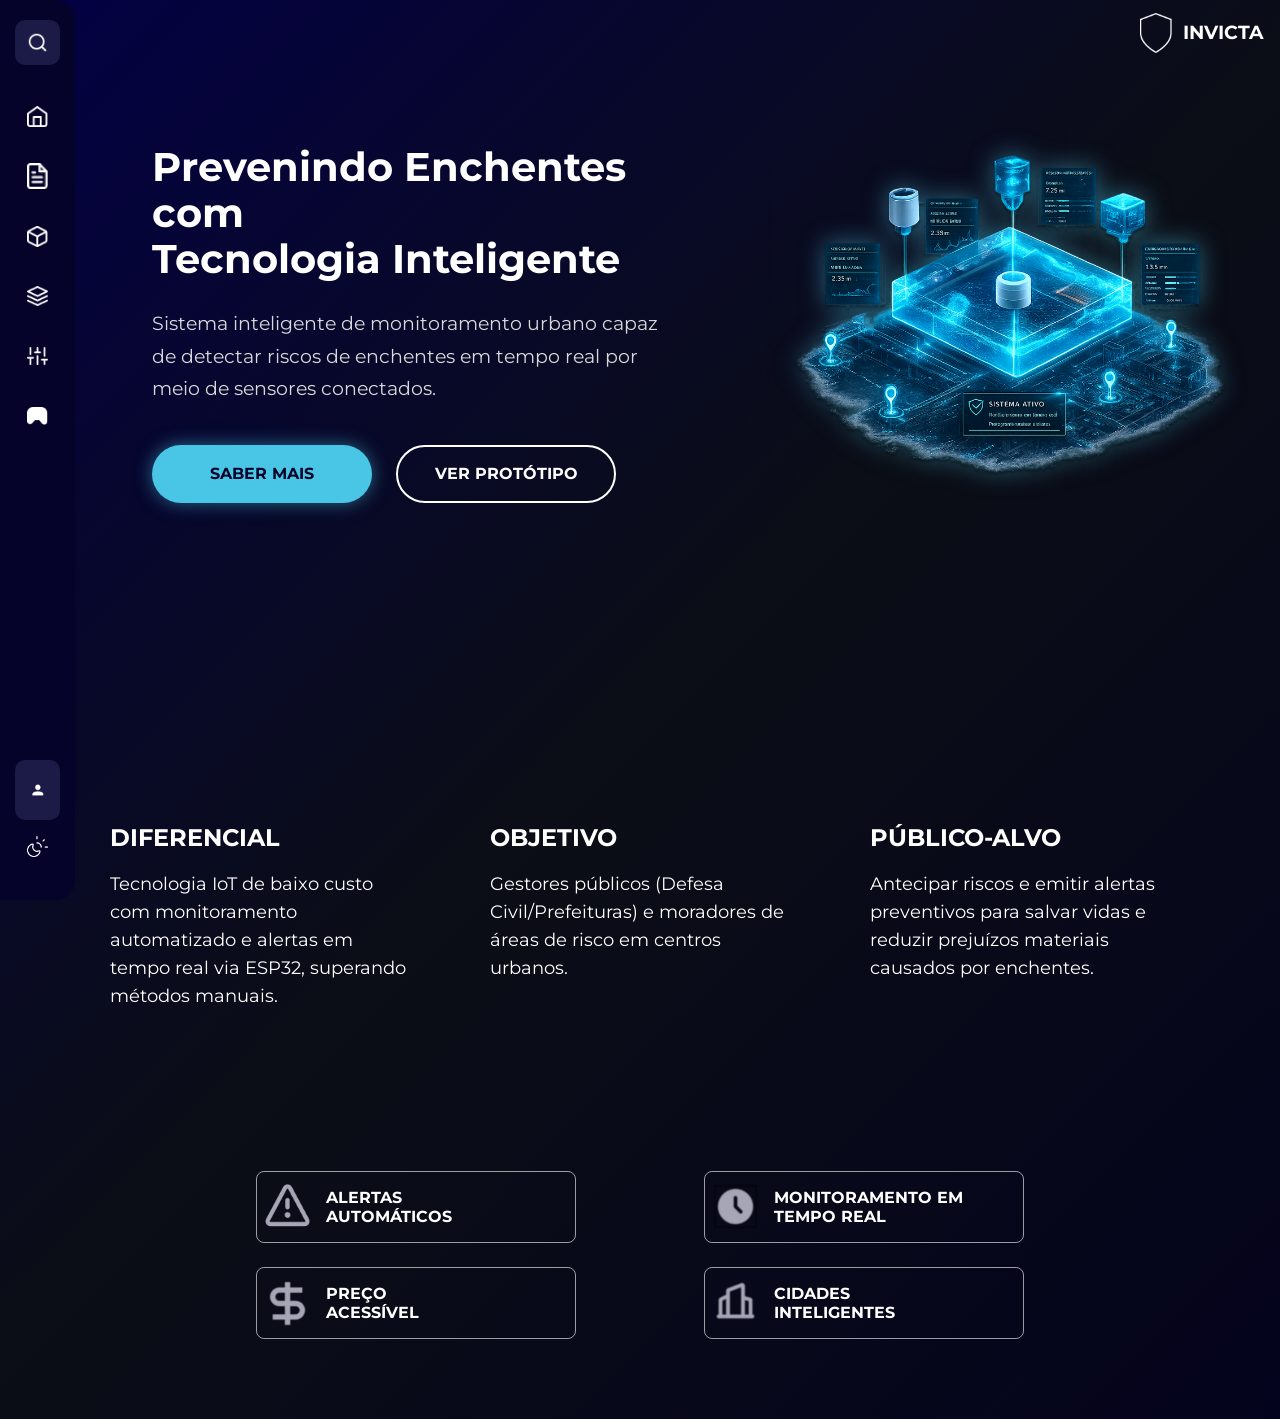
<file: index.html>
<!doctype html>
<html lang="pt-BR">
    <head>
        <meta charset="UTF-8" />
        <meta name="viewport" content="width=device-width, initial-scale=1.0" />

        <link rel="stylesheet" href="style.css" />

        <!-- Google Fonts -->
        <link rel="preconnect" href="https://fonts.googleapis.com" />
        <link rel="preconnect" href="https://fonts.gstatic.com" crossorigin />

        <link
            href="https://fonts.googleapis.com/css2?family=Montserrat:ital,wght@0,100..900;1,100..900&display=swap"
            rel="stylesheet"
        />

        <title>Home - SIMCE</title>
    </head>

    <body>
        <!-- ================= MENU ================= -->
        <div class="logo">
            <img
                class="logoIcon"
                src="images/LOGO (1).png"
                alt="Logo Invicta"
            />

            <span>INVICTA</span>
        </div>
        <nav class="menu">
            <!-- LOGO -->

            <!-- PESQUISA -->
            <div class="pesquisa">
                <img class="serchIcon" src="images/SERCH.png" alt="Pesquisar" />

                <span>Pesquisar</span>
            </div>

            <!-- LINKS -->

            <a href="index.html" class="item-menu">
                <img src="images/HOME.png" alt="Home" />
                <span>Home</span>
            </a>

            <a href="./pages/manual.html" class="item-menu">
                <img src="images/LISTA.png" alt="Manual" />
                <span>Manual</span>
            </a>

            <a href="./pages/produto.html" class="item-menu">
                <img src="images/MANUAL.png" alt="Produto" />
                <span>Produto</span>
            </a>

            <a href="./pages/equipe.html" class="item-menu">
                <img src="images/EQUIPE.png" alt="Equipe" />
                <span>Equipe</span>
            </a>

            <a href="./pages/referencias.html" class="item-menu">
                <img src="images/REFERENCIAS.png" alt="Referências" />
                <span>Referências</span>
            </a>

            <a href="./pages/game.html" class="item-menu">
                <img src="images/GAME.png" alt="Game" />
                <span>Game</span>
            </a>

            <!-- USUÁRIO -->

            <div class="usuario">
                <img class="userIcon" src="images/USUÁRIO.png" alt="Usuário" />

                <div class="dados-usuario">
                    <h4>Geovanna Oliveira</h4>
                    <p>geovanna@email.com</p>
                </div>
            </div>

            <!-- MODO CLARO -->

            <a href="pages-clara/indexClaro.html" class="item-menu modo-claro">
                <img
                    class="tema-iconify"
                    src="images/Tema.png"
                    alt="Ícone de lua e sol"
                />

                <span>Modo Claro</span>
            </a>
        </nav>

        <!-- ================= CONTEÚDO ================= -->

        <div id="page">
            <!-- HERO -->

            <section class="hero">
                <div class="hero-conteudo">
                    <div class="conteudoInicial">
                        <h1>
                            Prevenindo Enchentes com
                            <br />
                            Tecnologia Inteligente
                        </h1>

                        <p>
                            Sistema inteligente de monitoramento urbano capaz de
                            detectar riscos de enchentes em tempo real por meio
                            de sensores conectados.
                        </p>
                    </div>

                    <!-- BOTÕES -->

                    <div class="botoes">
                        <button class="btn-primary">SABER MAIS</button>

                        <button class="btn-secondary">VER PROTÓTIPO</button>
                    </div>
                </div>

                <!-- PROTÓTIPO -->

                <div class="prototipo">
                    <img
                        src="images/prototipo.png"
                        alt="Protótipo do sistema SIMCE"
                    />
                </div>
            </section>

            <!-- ================= DIFERENCIAIS ================= -->

            <section class="politicas">
                <div class="diferencial">
                    <h2>DIFERENCIAL</h2>

                    <p>
                        Tecnologia IoT de baixo custo com monitoramento
                        automatizado e alertas em tempo real via ESP32,
                        superando métodos manuais.
                    </p>
                </div>

                <div class="objetivo">
                    <h2>OBJETIVO</h2>

                    <p>
                        Gestores públicos (Defesa Civil/Prefeituras) e moradores
                        de áreas de risco em centros urbanos.
                    </p>
                </div>

                <div class="publico">
                    <h2>PÚBLICO-ALVO</h2>

                    <p>
                        Antecipar riscos e emitir alertas preventivos para
                        salvar vidas e reduzir prejuízos materiais causados por
                        enchentes.
                    </p>
                </div>
            </section>

            <!-- ================= CARDS ================= -->

            <section class="cards">
                <div class="card">
                    <img src="images/ALERTA.png" alt="Alerta automático" />

                    <h3>
                        ALERTAS
                        <br />
                        AUTOMÁTICOS
                    </h3>
                </div>

                <div class="card">
                    <img
                        src="images/MON.TEMPO.png"
                        alt="Monitoramento em tempo real"
                    />

                    <h3>
                        MONITORAMENTO EM
                        <br />
                        TEMPO REAL
                    </h3>
                </div>

                <div class="card">
                    <img src="images/PRECO.png" alt="Preço acessível" />

                    <h3>
                        PREÇO
                        <br />
                        ACESSÍVEL
                    </h3>
                </div>

                <div class="card">
                    <img
                        src="images/CID.INTELIGENTE.png"
                        alt="Cidade inteligente"
                    />

                    <h3>
                        CIDADES
                        <br />
                        INTELIGENTES
                    </h3>
                </div>
            </section>
        </div>
        <script src="script.js"></script>
    </body>
</html>
</file>
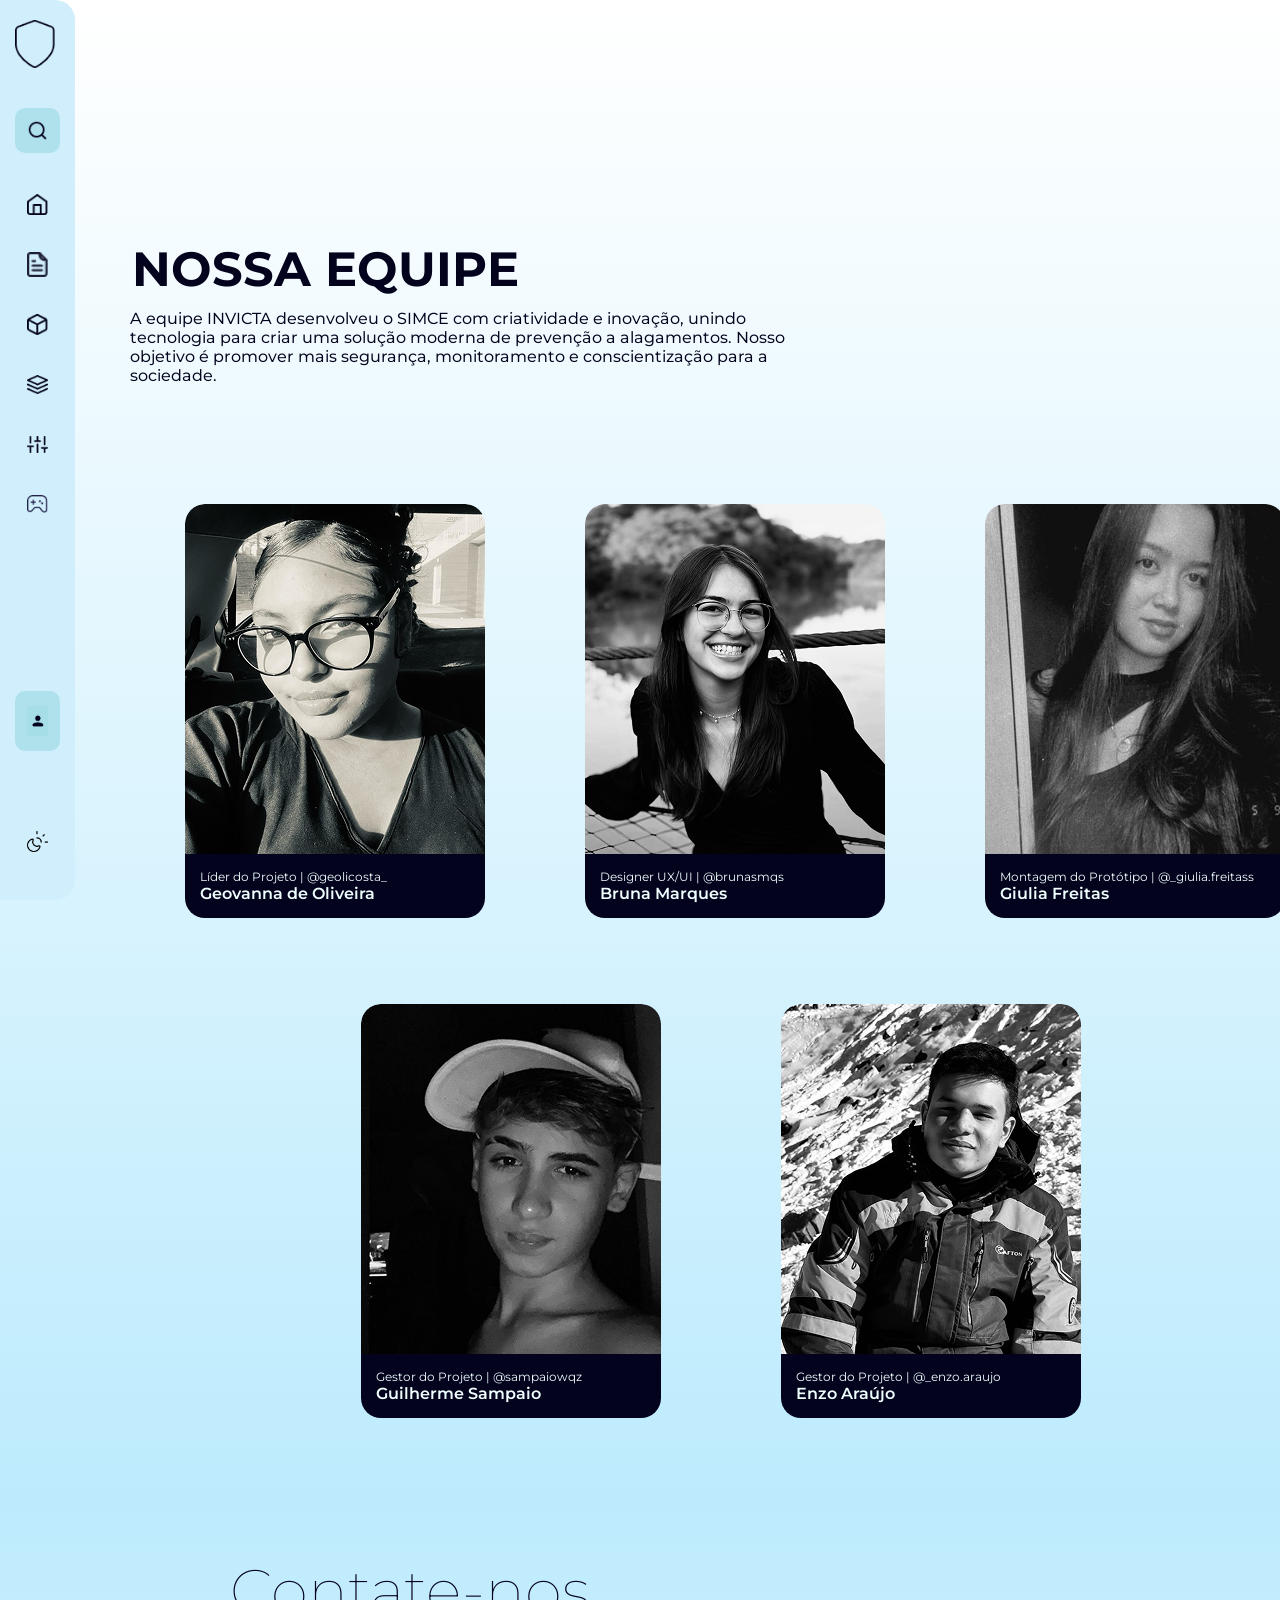
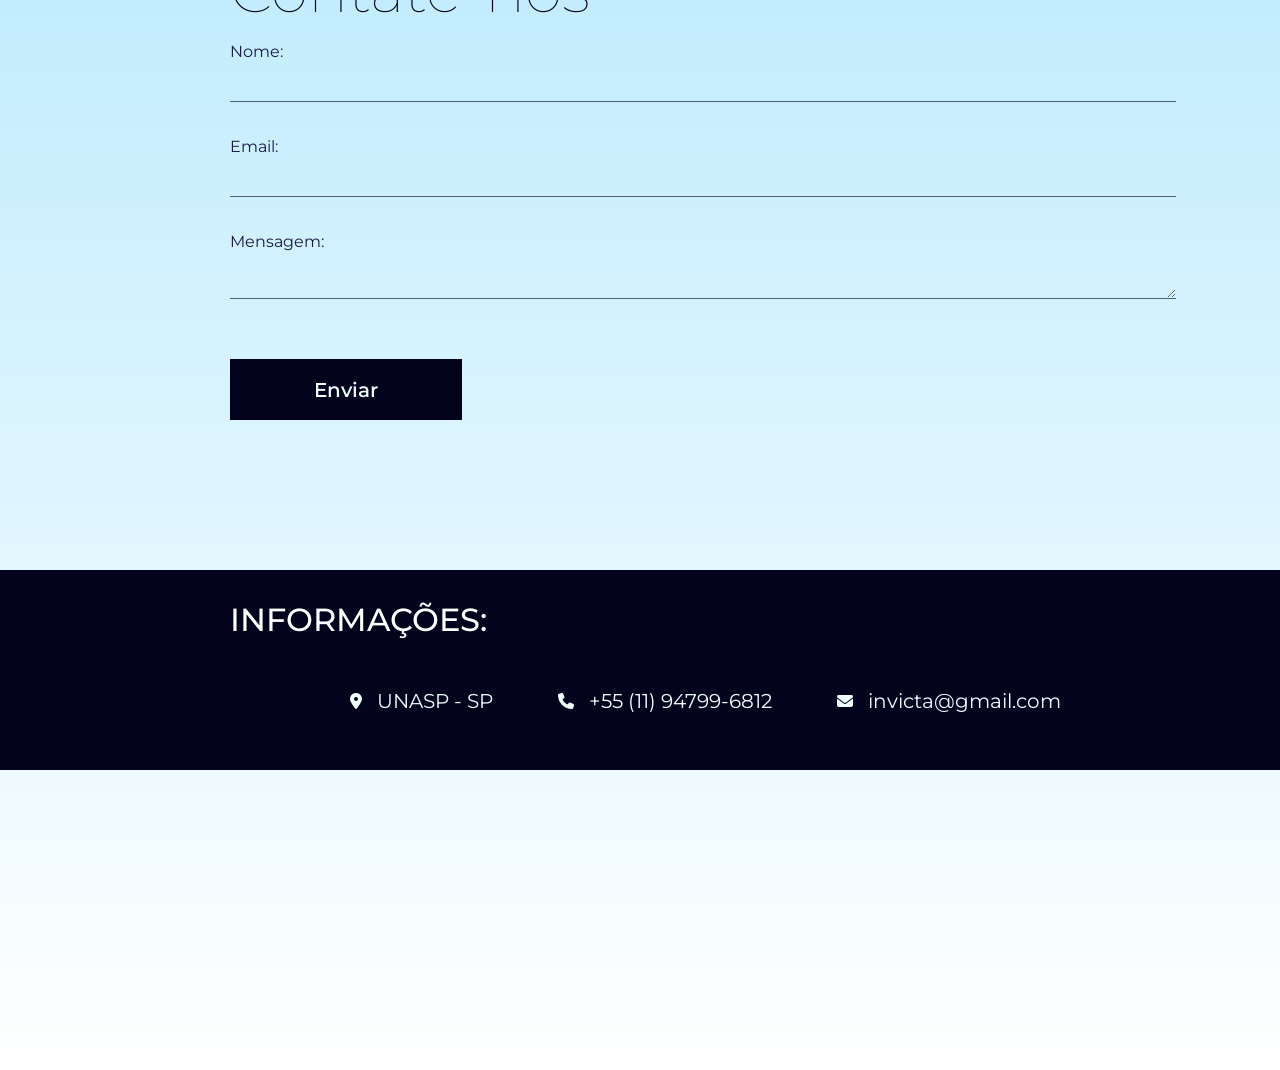
<file: pages-clara/equipeClaro.html>
<!doctype html>
<html lang="pt-BR">
    <head>
        <meta charset="UTF-8" />
        <meta name="viewport" content="width=device-width, initial-scale=1.0" />

        <link rel="stylesheet" href="equipeClaro.css" />

        <link
            rel="stylesheet"
            href="https://cdnjs.cloudflare.com/ajax/libs/font-awesome/6.7.2/css/all.min.css"
        />

        <link rel="preconnect" href="https://fonts.googleapis.com" />
        <link rel="preconnect" href="https://fonts.gstatic.com" crossorigin />

        <link
            href="https://fonts.googleapis.com/css2?family=Montserrat:wght@300;400;500;700&display=swap"
            rel="stylesheet"
        />

        <title>Nossa Equipe</title>
    </head>

    <body>
        <div id="page">
            <!-- MENU -->
            <div class="menu">
                <!-- LOGO -->
                <div class="logo">
                    <img
                        class="logoIcon"
                        src="../imagesClaro/LOGOClaro.png"
                        alt="Logo Invicta"
                    />

                    <span>INVICTA</span>
                </div>

                <!-- PESQUISA -->
                <div class="pesquisa">
                    <img
                        class="serchIcon"
                        src="../imagesClaro/PESQUISAClaro.png"
                        alt="Pesquisar"
                    />

                    <span>Pesquisar</span>
                </div>

                <!-- LINKS DO MENU -->

                <a href="indexClaro.html" class="item-menu">
                    <img src="../imagesClaro/HOMEClaro.png" alt="Home" />
                    <span>Home</span>
                </a>

                <a href="manualClaro.html" class="item-menu">
                    <img src="../imagesClaro/MANUALClaro.png" alt="Manual" />
                    <span>Manual</span>
                </a>

                <a href="produtoClaro.html" class="item-menu">
                    <img src="../imagesClaro/PRODUTOClaro.png" alt="Produto" />
                    <span>Produto</span>
                </a>

                <a href="equipeClaro.html" class="item-menu">
                    <img src="../imagesClaro/EQUIPEClaro.png" alt="Equipe" />
                    <span>Equipe</span>
                </a>

                <a href="referenciasClaro.html" class="item-menu">
                    <img
                        src="../imagesClaro/REFERENCIASClaro.png"
                        alt="Referências"
                    />
                    <span>Referências</span>
                </a>

                <a href="gameClaro.html" class="item-menu">
                    <img src="../imagesClaro/GAMEClaro.png" alt="Game" />
                    <span>Game</span>
                </a>

                <!-- USUÁRIO -->
                <div class="usuario">
                    <img
                        class="userIcon"
                        src="../imagesClaro/SECAO-USUARIOClaro.png"
                        alt="Usuário"
                    />

                    <div class="dados-usuario">
                        <h4>Geovanna Oliveira</h4>
                        <p>geovanna@email.com</p>
                    </div>
                </div>

                <!-- BOTÃO MODO ESCURO -->
                <button type="button" class="item-menu modo-escuro">
                    <img
                        class="tema-iconify"
                        src="../imagesClaro/ModoEscuro.png"
                        alt="Ícone de lua e sol"
                    />

                    <span>Modo Escuro</span>
                </button>
            </div>

            <!-- TÍTULO -->
            <div class="titulo">
                <h1>NOSSA EQUIPE</h1>
            </div>

            <!-- DESCRIÇÃO -->
            <div>
                <p id="descricao">
                    A equipe INVICTA desenvolveu o SIMCE com criatividade e
                    inovação, unindo tecnologia para criar uma solução moderna
                    de prevenção a alagamentos. Nosso objetivo é promover mais
                    segurança, monitoramento e conscientização para a sociedade.
                </p>
            </div>

            <!-- EQUIPE -->
            <div class="equipe">
                <!-- LINHA DAS MENINAS -->
                <div class="linha-meninas">
                    <div class="card" id="geo">
                        <img
                            src="../images/Geovanna.png"
                            alt="Imagem Geovanna"
                        />

                        <div class="info-card">
                            <p>Líder do Projeto | @geolicosta_</p>

                            <h4 class="nome">Geovanna de Oliveira</h4>
                        </div>
                    </div>

                    <div class="card">
                        <img src="../images/Bruna.png" alt="Imagem Bruna" />

                        <div class="info-card">
                            <p>Designer UX/UI | @brunasmqs</p>

                            <h4 class="nome">Bruna Marques</h4>
                        </div>
                    </div>

                    <div class="card" id="lia">
                        <img src="../images/Giulia.png" alt="Imagem Giulia" />

                        <div class="info-card">
                            <p>Montagem do Protótipo | @_giulia.freitass</p>

                            <h4 class="nome">Giulia Freitas</h4>
                        </div>
                    </div>
                </div>

                <!-- LINHA DOS MENINOS -->
                <div class="linha-meninos">
                    <div class="card" id="guilherme">
                        <img
                            src="../images/Guilherme.png"
                            alt="Imagem Guilherme"
                        />

                        <div class="info-card">
                            <p>Gestor do Projeto | @sampaiowqz</p>

                            <h4 class="nome">Guilherme Sampaio</h4>
                        </div>
                    </div>

                    <div class="card" id="enzo">
                        <img src="../images/Enzo.png" alt="Imagem Enzo" />

                        <div class="info-card">
                            <p>Gestor do Projeto | @_enzo.araujo</p>

                            <h4 class="nome">Enzo Araújo</h4>
                        </div>
                    </div>
                </div>
            </div>

            <!-- CONTATE-NOS -->
            <div class="contate-nos">
                <h2>Contate-nos</h2>

                <div class="informacao">
                    <label for="nome"> Nome: </label>

                    <input type="text" id="nome" name="nome" />

                    <label for="email"> Email: </label>

                    <input type="email" id="email" name="email" />

                    <label for="mensagem"> Mensagem: </label>

                    <textarea id="mensagem" name="mensagem" rows="5"></textarea>
                </div>

                <button type="submit">Enviar</button>
            </div>
        </div>

        <!-- INFORMAÇÕES -->
        <div class="info">
            <h3>INFORMAÇÕES:</h3>

            <div class="item-info">
                <i class="fa-solid fa-location-dot"></i>
                <p>UNASP - SP</p>

                <i class="fa-solid fa-phone"></i>
                <p>+55 (11) 94799-6812</p>

                <i class="fa-solid fa-envelope"></i>
                <p>invicta@gmail.com</p>
            </div>
        </div>

        <!-- JAVASCRIPT -->
        <script src="equipeClaro.js"></script>
    </body>
</html>
</file>
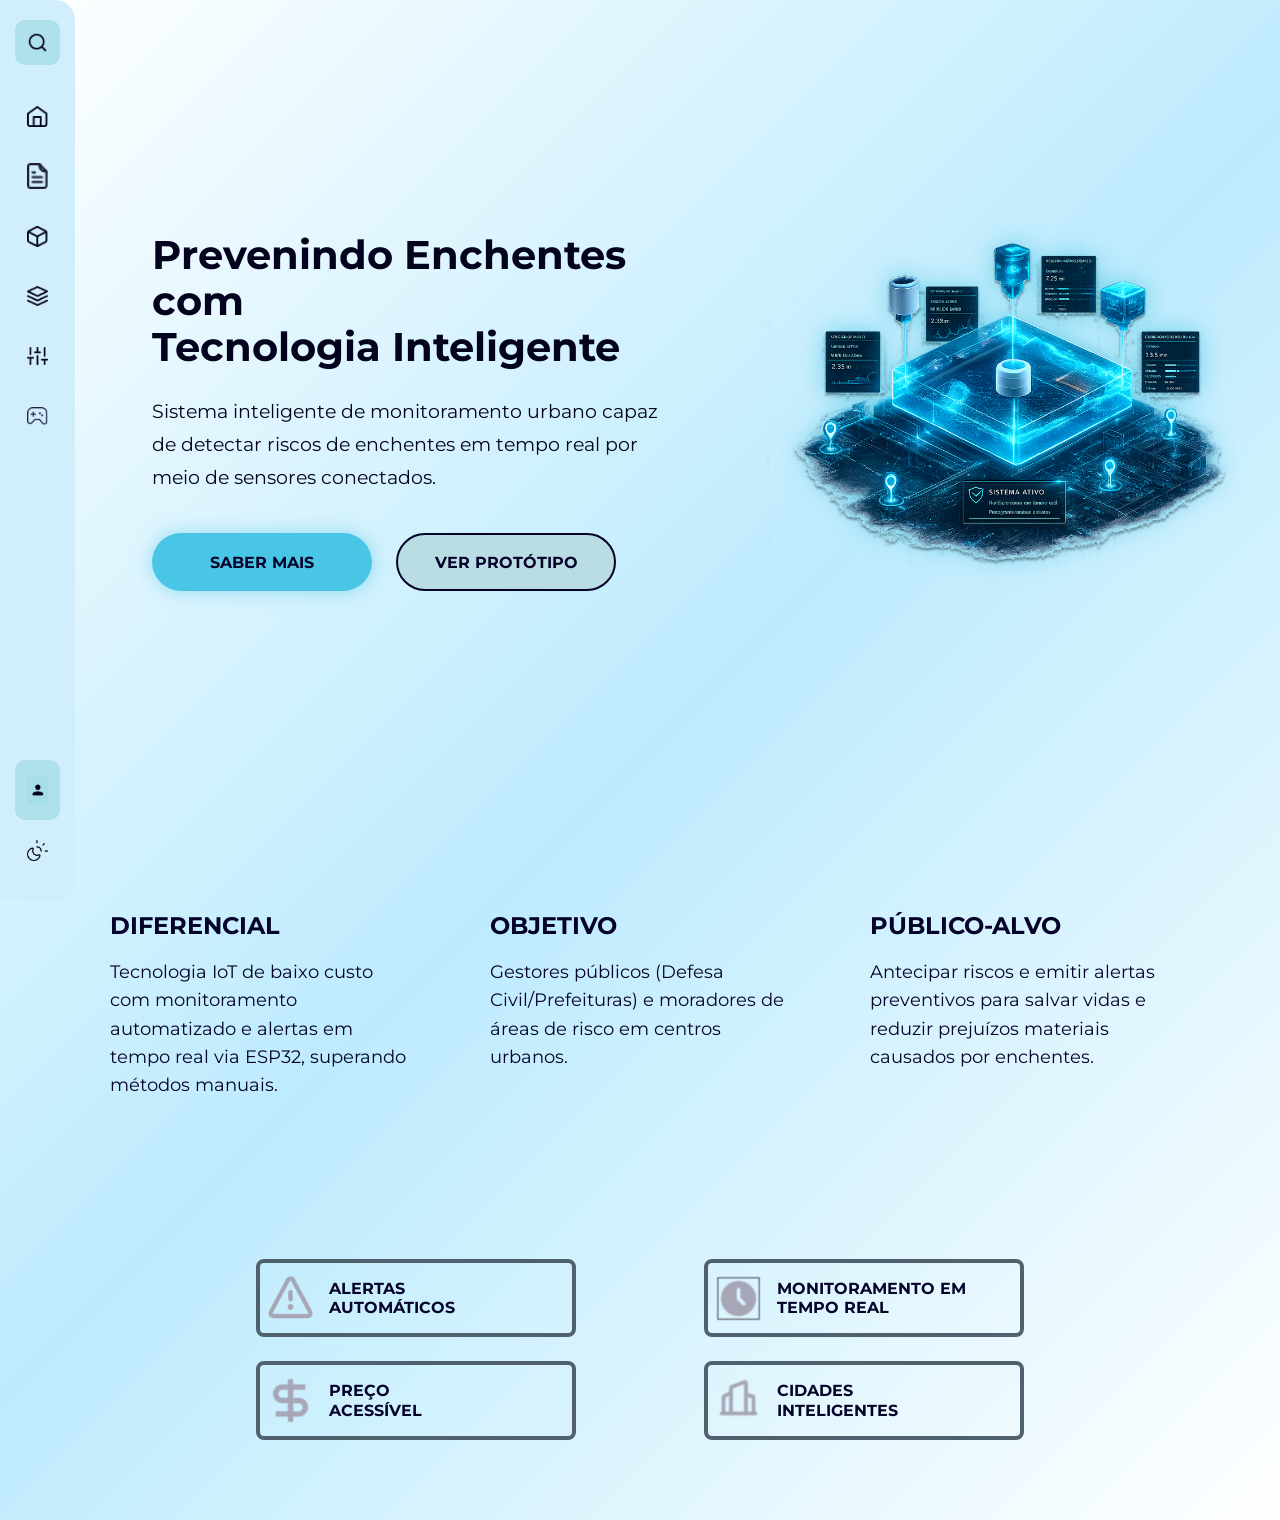
<file: pages-clara/indexClaro.html>
<!doctype html>

<html lang="pt-BR">
    <head>
        <meta charset="UTF-8" />

        <meta name="viewport" content="width=device-width, initial-scale=1.0" />

        <link rel="stylesheet" href="styleClaro.css" />

        <!-- Google Fonts -->
        <link rel="preconnect" href="https://fonts.googleapis.com" />
        <link rel="preconnect" href="https://fonts.gstatic.com" crossorigin />

        <link
            href="https://fonts.googleapis.com/css2?family=Montserrat:ital,wght@0,100..900;1,100..900&display=swap"
            rel="stylesheet"
        />

        <title>Home - SIMCE</title>
    </head>

    <body>
        <div class="logo">
            <img
                class="logoIcon"
                src="../imagesClaro/LOGOClaro.png"
                alt="Logo Invicta"
            />

            <span>INVICTA</span>
        </div>
        <!-- MENU -->
        <nav class="menu">
            <!-- LOGO -->

            <!-- PESQUISA -->
            <div class="pesquisa">
                <img
                    class="serchIcon"
                    src="../imagesClaro/PESQUISAClaro.png"
                    alt="Pesquisar"
                />

                <span>Pesquisar</span>
            </div>

            <!-- LINKS DO MENU -->

            <a href="indexClaro.html" class="item-menu">
                <img src="../imagesClaro/HOMEClaro.png" alt="Home" />
                <span>Home</span>
            </a>

            <a href="../pages/manual.html" class="item-menu">
                <img src="../imagesClaro/MANUALClaro.png" alt="Manual" />
                <span>Manual</span>
            </a>

            <a href="../pages/produto.html" class="item-menu">
                <img src="../imagesClaro/PRODUTOClaro.png" alt="Produto" />
                <span>Produto</span>
            </a>

            <a href="../pages/equipe.html" class="item-menu">
                <img src="../imagesClaro/EQUIPEClaro.png" alt="Equipe" />
                <span>Equipe</span>
            </a>

            <a href="../pages/referencias.html" class="item-menu">
                <img
                    src="../imagesClaro/REFERENCIASClaro.png"
                    alt="Referências"
                />
                <span>Referências</span>
            </a>

            <a href="../pages/game.html" class="item-menu">
                <img src="../imagesClaro/GAMEClaro.png" alt="Game" />
                <span>Game</span>
            </a>

            <!-- USUÁRIO -->
            <div class="usuario">
                <img
                    class="userIcon"
                    src="../imagesClaro/SECAO-USUARIOClaro.png"
                    alt="Usuário"
                />

                <div class="dados-usuario">
                    <h4>Geovanna Oliveira</h4>
                    <p>geovanna@email.com</p>
                </div>
            </div>

            <!-- BOTÃO MODO ESCURO -->
            <button type="button" class="item-menu modo-escuro">
                <img
                    class="tema-iconify"
                    src="../imagesClaro/ModoEscuro.png"
                    alt="Ícone de lua e sol"
                />

                <span>Modo Escuro</span>
            </button>
        </nav>

        <!-- CONTEÚDO -->
        <div id="page">
            <!-- COLOQUE AQUI O MESMO CONTEÚDO
                 DA SUA PÁGINA ESCURA -->

            <section class="hero">
                <div class="hero-conteudo">
                    <div class="conteudoInicial">
                        <h1>
                            Prevenindo Enchentes com
                            <br />
                            Tecnologia Inteligente
                        </h1>

                        <p>
                            Sistema inteligente de monitoramento urbano capaz de
                            detectar riscos de enchentes em tempo real por meio
                            de sensores conectados.
                        </p>
                    </div>

                    <div class="botoes">
                        <button class="btn-primary">SABER MAIS</button>

                        <button class="btn-secondary">VER PROTÓTIPO</button>
                    </div>
                </div>

                <div class="prototipo">
                    <img
                        src="../images/prototipo.png"
                        alt="Protótipo do sistema SIMCE"
                    />
                </div>
            </section>

            <section class="politicas">
                <div class="diferencial">
                    <h2>DIFERENCIAL</h2>

                    <p>
                        Tecnologia IoT de baixo custo com monitoramento
                        automatizado e alertas em tempo real via ESP32,
                        superando métodos manuais.
                    </p>
                </div>

                <div class="objetivo">
                    <h2>OBJETIVO</h2>

                    <p>
                        Gestores públicos (Defesa Civil/Prefeituras) e moradores
                        de áreas de risco em centros urbanos.
                    </p>
                </div>

                <div class="publico">
                    <h2>PÚBLICO-ALVO</h2>

                    <p>
                        Antecipar riscos e emitir alertas preventivos para
                        salvar vidas e reduzir prejuízos materiais causados por
                        enchentes.
                    </p>
                </div>
            </section>

            <section class="cards">
                <div class="card">
                    <img src="../images/ALERTA.png" alt="Alerta automático" />

                    <h3>
                        ALERTAS
                        <br />
                        AUTOMÁTICOS
                    </h3>
                </div>

                <div class="card">
                    <img
                        src="../images/MON.TEMPO.png"
                        alt="Monitoramento em tempo real"
                    />

                    <h3>
                        MONITORAMENTO EM
                        <br />
                        TEMPO REAL
                    </h3>
                </div>

                <div class="card">
                    <img src="../images/PRECO.png" alt="Preço acessível" />

                    <h3>
                        PREÇO
                        <br />
                        ACESSÍVEL
                    </h3>
                </div>

                <div class="card">
                    <img
                        src="../images/CID.INTELIGENTE.png"
                        alt="Cidade inteligente"
                    />

                    <h3>
                        CIDADES
                        <br />
                        INTELIGENTES
                    </h3>
                </div>
            </section>
        </div>

        <script src="home.js"></script>
    </body>
</html>
</file>
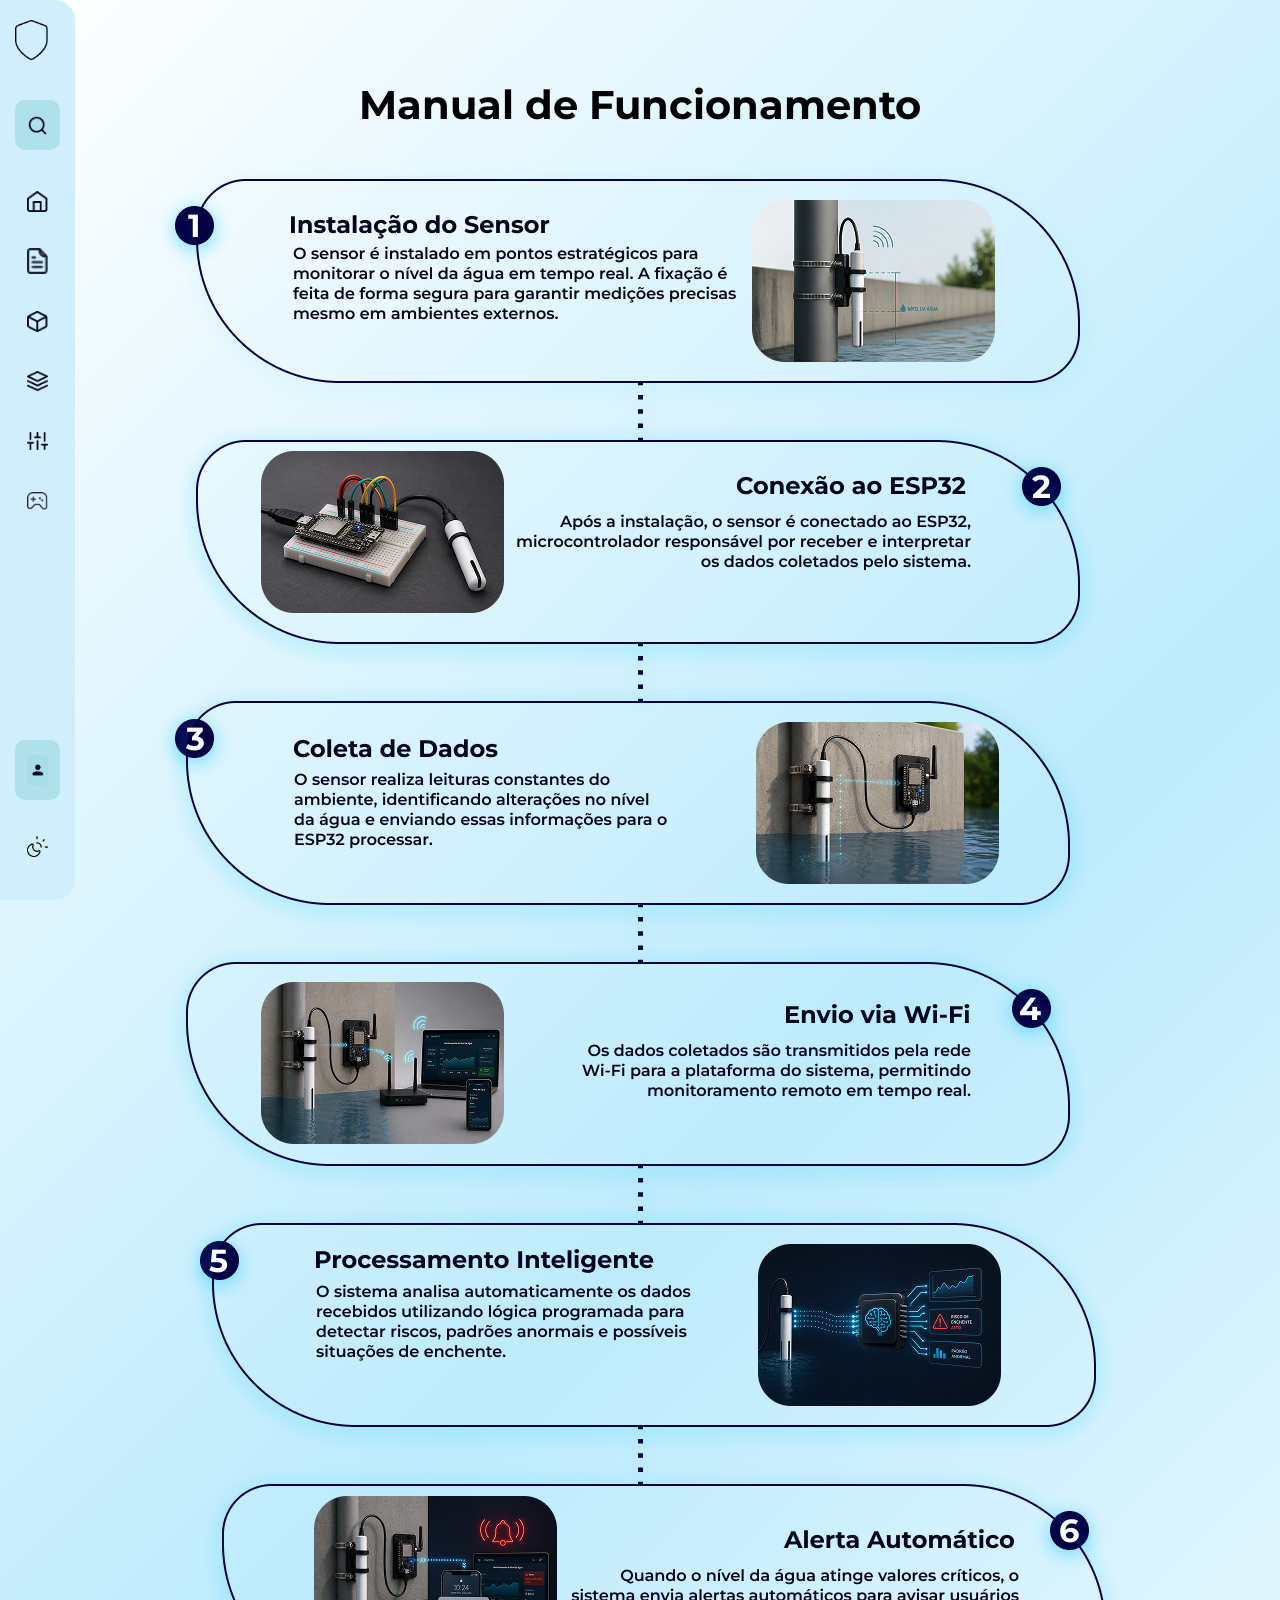
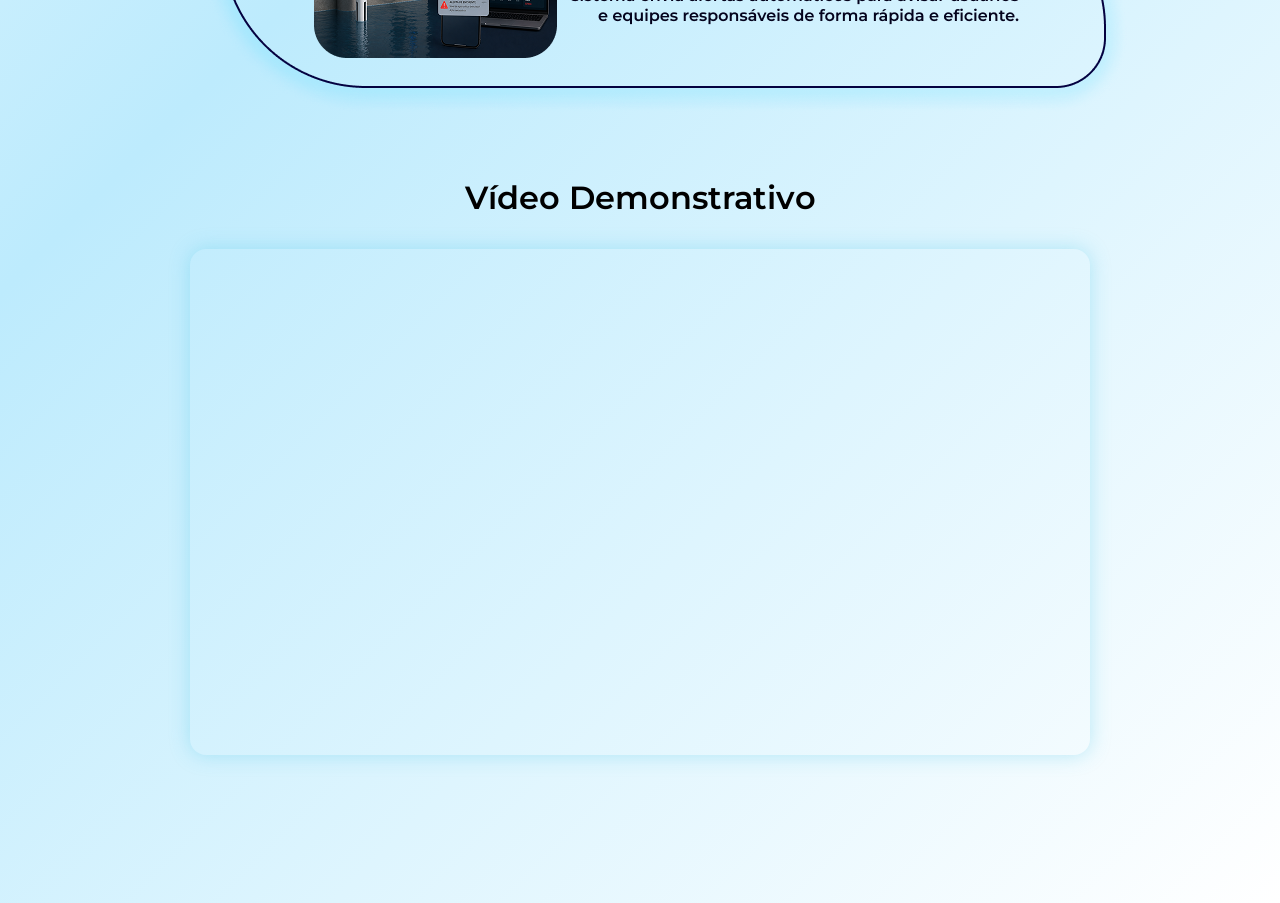
<file: pages-clara/manualClaro.html>
<!DOCTYPE html>
<html lang="pt-BR">

<head>

    <meta charset="UTF-8">

    <meta
        name="viewport"
        content="width=device-width, initial-scale=1.0"
    >

    <link
        rel="stylesheet"
        href="/pages-clara/manualClaro.css"
    >

    <link rel="preconnect" href="https://fonts.googleapis.com">
    <link
        rel="preconnect"
        href="https://fonts.gstatic.com"
        crossorigin
    >

    <link
        href="https://fonts.googleapis.com/css2?family=Montserrat:ital,wght@0,100..900;1,100..900&display=swap"
        rel="stylesheet"
    >

    <title>Manual de Funcionamento</title>

</head>

<body>

    <!-- =====================================================
         MENU
    ====================================================== -->

    <div class="menu">

        <!-- LOGO -->

        <div class="logo">

            <img
                class="logoIcon"
                src="/imagesClaro/LOGOClaro.png"
                alt="LOGO"
            >

            <span>INVICTA</span>

        </div>


        <!-- PESQUISA -->

        <div class="pesquisa">

            <img
                class="serchIcon"
                src="/imagesClaro/PESQUISAClaro.png"
                alt="Pesquisar"
            >

            <span>Pesquisar</span>

        </div>


        <!-- LINKS -->

        <a
            href="indexClaro.html"
            class="item-menu"
        >

            <img
                src="/imagesClaro/HOMEClaro.png"
                alt="Home"
            >

            <span>Home</span>

        </a>


        <a
            href="manualClaro.html"
            class="item-menu"
        >

            <img
                src="/imagesClaro/MANUALClaro.png"
                alt="Manual"
            >

            <span>Manual</span>

        </a>


        <a
            href="produtoClaro.html"
            class="item-menu"
        >

            <img
                src="/imagesClaro/PRODUTOClaro.png"
                alt="Produto"
            >

            <span>Produto</span>

        </a>


        <a
            href="equipeClaro.html"
            class="item-menu"
        >

            <img
                src="/imagesClaro/EQUIPEClaro.png"
                alt="Equipe"
            >

            <span>Equipe</span>

        </a>


        <a
            href="referenciasClaro.html"
            class="item-menu"
        >

            <img
                src="/imagesClaro/REFERENCIASClaro.png"
                alt="Referências"
            >

            <span>Referências</span>

        </a>


        <a
            href="gameClaro.html"
            class="item-menu"
        >

            <img
                src="/imagesClaro/GAMEClaro.png"
                alt="Game"
            >

            <span>Game</span>

        </a>


        <!-- USUÁRIO -->

        <div class="usuario">

            <img
                class="userIcon"
                src="/imagesClaro/SECAO-USUARIOClaro.png"
                alt="Usuário"
            >

            <div class="dados-usuario">

                <h4>Geovanna Oliveira</h4>

                <p>geovanna@email.com</p>

            </div>

        </div>


        <!-- MODO ESCURO -->

        <a
            href="../pages/manual.html"
            class="item-menu modo-escuro"
        >

            <img
                class="tema-iconify"
                src="/imagesClaro/ModoEscuro.png"
                alt="Ícone de lua e sol"
            >

            <span>Modo Escuro</span>

        </a>

    </div>


    <!-- =====================================================
         CONTEÚDO
    ====================================================== -->

    <main id="page">


        <!-- TÍTULO -->

        <div class="h1">

            <h1>Manual de Funcionamento</h1>

        </div>


        <!-- IMAGEM DO MANUAL -->

        <div class="manual">

            <img
                src="/imagesClaro/MANUALref.png"
                alt="Manual de funcionamento do projeto"
            >

        </div>


        <!-- VÍDEO -->

        <section class="video">

            <h2>Vídeo Demonstrativo</h2>

            <div class="video-container">

                <iframe
                    src="https://www.youtube.com/embed/OODsdBu-YHQ?si=AuJnR03rpGpwlJAh"
                    title="Vídeo Demonstrativo do Projeto"
                    allow="accelerometer; autoplay; clipboard-write; encrypted-media; gyroscope; picture-in-picture; web-share"
                    referrerpolicy="strict-origin-when-cross-origin"
                    allowfullscreen
                ></iframe>

            </div>

        </section>


    </main>

</body>

</html>
</file>
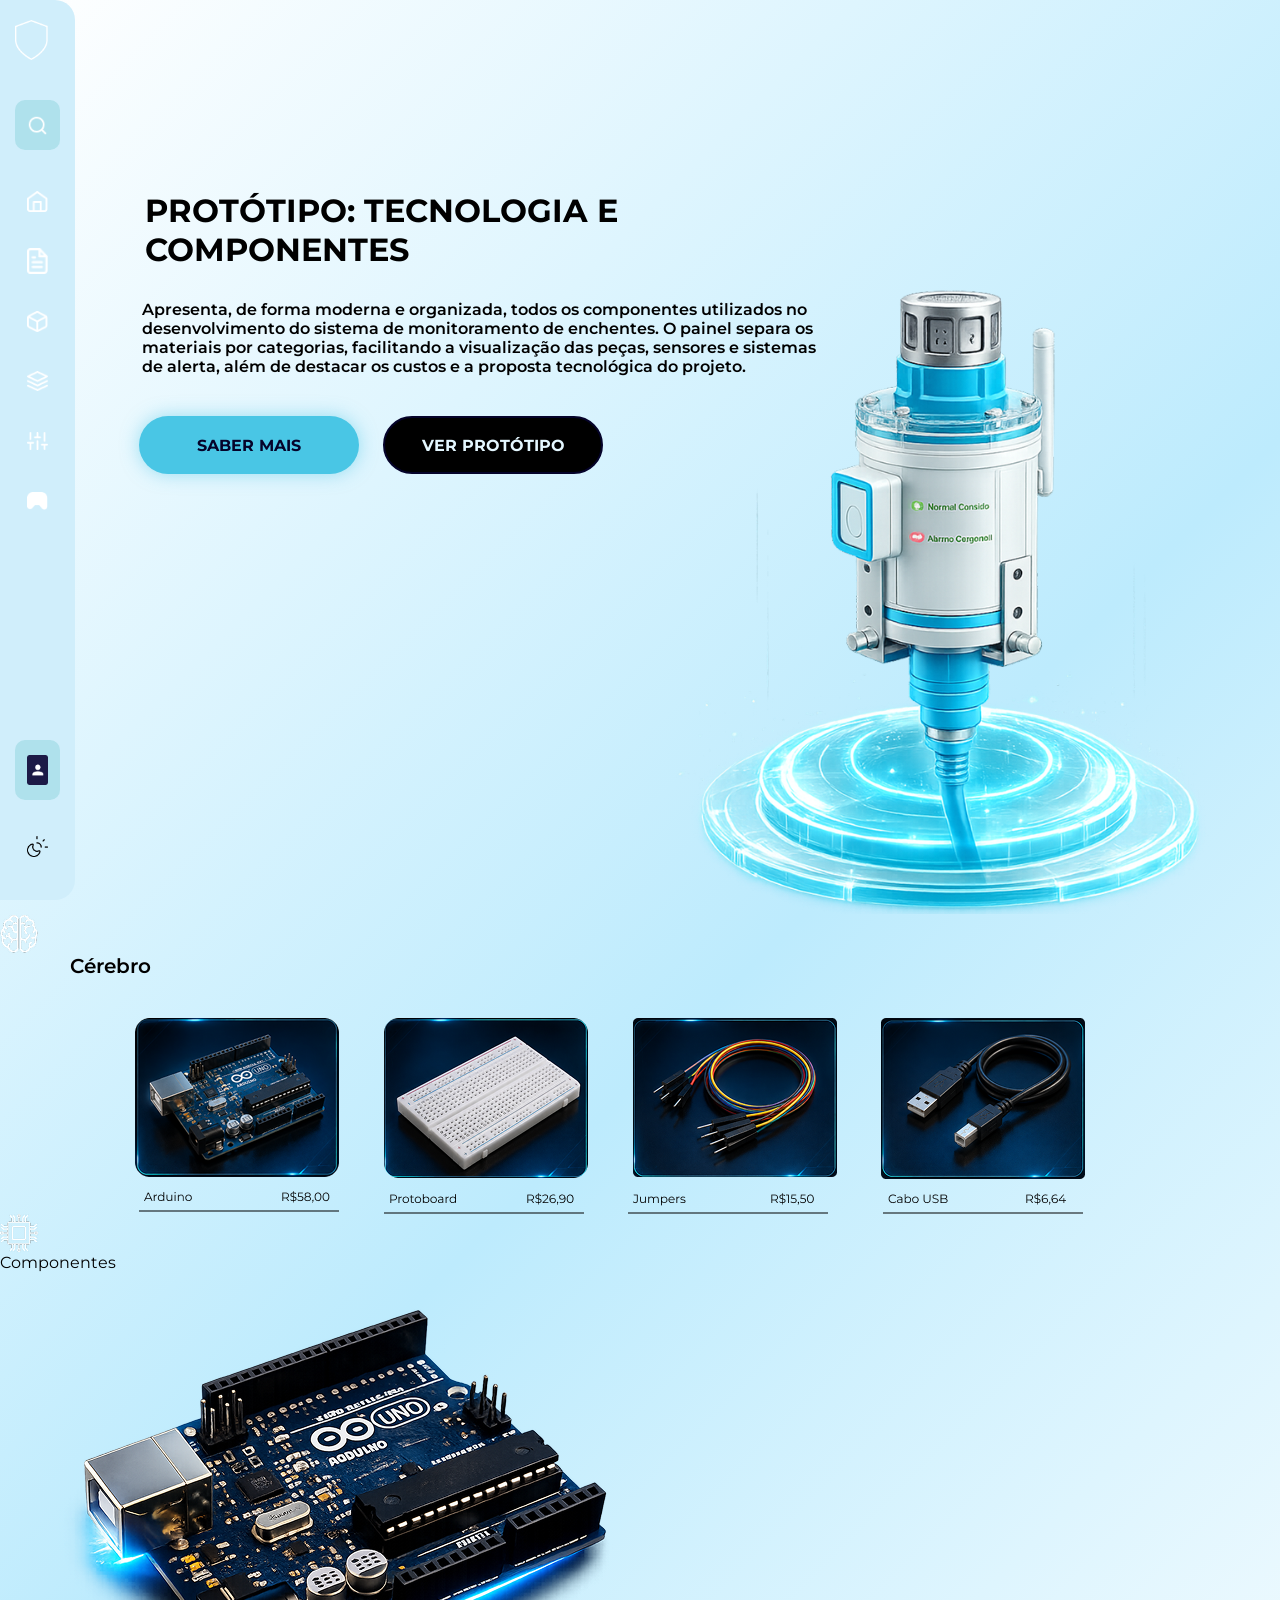
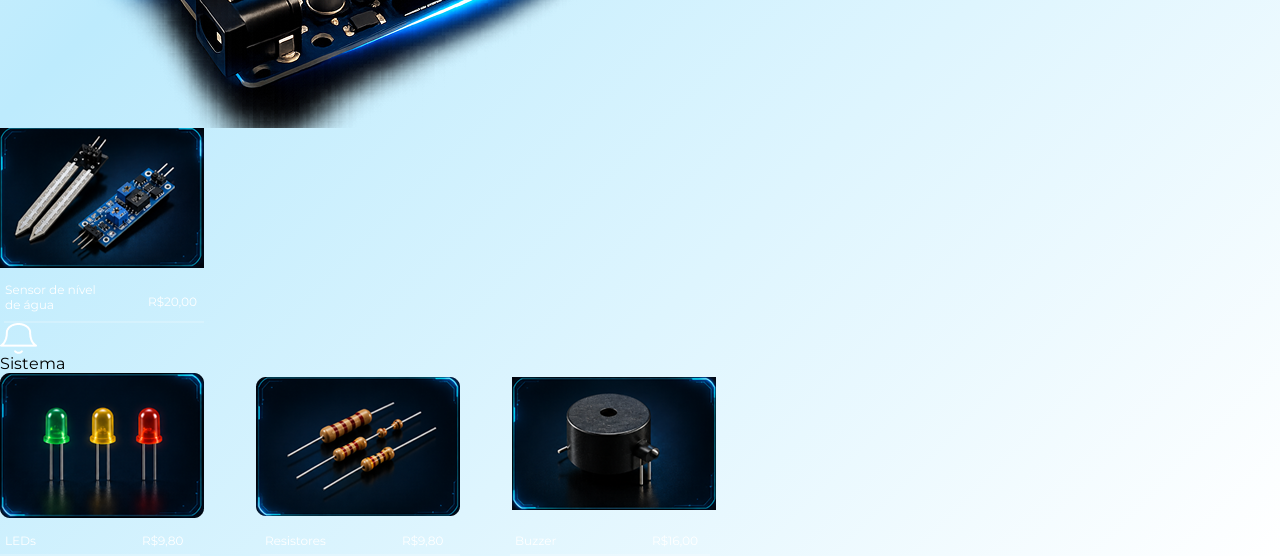
<file: pages-clara/produtoClaro.html>
<!doctype html>
<html lang="en">
    <head>
        <meta charset="UTF-8" />
        <meta name="viewport" content="width=, initial-scale=1.0" />
        <link rel="stylesheet" href="produtoClaro.css" />
        <link rel="preconnect" href="https://fonts.googleapis.com" />
        <link rel="preconnect" href="https://fonts.gstatic.com" crossorigin />
        <link
            href="https://fonts.googleapis.com/css2?family=Montserrat:ital,wght@0,100..900;1,100..900&display=swap"
            rel="stylesheet"
        />
        <title>Produto - SIMCE</title>
    </head>

    <body> 
         <div>
         <div class="menu">
             <div class="logo">
                 <img
                     class="logoIcon"
                     src="/images/LOGO (1).png"
                     alt="LOGO"
                 />
                 <span>INVICTA</span>
             </div>

             <div class="pesquisa">
                 <img
                     class="serchIcon"
                     src="/images/SERCH.png"
                     alt="Pesquisar"
                 />
                 <span>Pesquisar</span>
             </div>

             <a href="indexClaro.html" class="item-menu">
                 <img src="/images/HOME.png" alt="Home" />
                 <span>Home</span>
             </a>

             <a href="manualClaro.html" class="item-menu">
                 <img src="/images/LISTA.png" alt="Lista" />
                 <span>Manual</span>
             </a>

             <a href="produtoClaro.html" class="item-menu">
                 <img src="/images/MANUAL.png" alt="Manual" />
                 <span>Produto</span>
             </a>

             <a href="equipeClaro.html" class="item-menu">
                 <img src="/images/EQUIPE.png" alt="Equipe" />
                 <span>Equipe</span>
             </a>

             <a href="referenciasClaro.html" class="item-menu">
                 <img src="/images/REFERENCIAS.png" alt="Referências" />
                 <span>Referências</span>
             </a>
             <a href="gameClaro.html" class="item-menu">
                 <img src="/images/GAME.png" alt="Game" />
                 <span>Game</span>
             </a>

             <div class="usuario">
                 <img
                     class="userIcon"
                     src="/images/USUÁRIO.png"
                     alt="Usuário"
                 />

                 <div class="dados-usuario">
                     <h4>Geovanna Oliveira</h4>
                     <p>geovanna@email.com</p>
                 </div>
             </div>
             <a href="../pages/produto.html" class="item-menu modo-claro">
                     <img 
                         class="tema-iconify"
                         src="/imagesClaro/ModoEscuro.png"
                         alt="Icone de lua e sol"
                     />
                     <span>Modo Escuro</span>
             </a>
         </div>
        <div id="page">
            <div class="conteudoInicial">
                <h1>PROTÓTIPO: TECNOLOGIA E COMPONENTES</h1>
                <p>
                    Apresenta, de forma moderna e organizada, todos os
                    componentes utilizados no <br />desenvolvimento do sistema
                    de monitoramento de enchentes. O painel separa os <br />
                    materiais por categorias, facilitando a visualização das
                    peças, sensores e sistemas <br />
                    de alerta, além de destacar os custos e a proposta
                    tecnológica do projeto.
                </p>
            </div>

            <div class="botoes">
                <button class="btn-primary">SABER MAIS</button>
                <button class="btn-secondary">VER PROTÓTIPO</button>
            </div>

            <div class="prototipoOfc">
                <img
                    src="../imagesClaro/PROTOTIPO.png"
                    alt=""
                />
            </div>

            <div class="cerebroTitulo">
                <img
                    src="/images/CEREBRO.png"
                    class="cerebroImg"
                    alt="cérebro"
                />
                <p>Cérebro</p>
            </div>

            <div class="filaComponentesCerebro">
                <img src="../imagesClaro/cerebroFila.png" alt="fila de componentes" />
            </div>

            <div class="componentesTitulo">
                <img
                    src="/images/COMPONENTES.png"
                    class="componentesImg"
                    alt="componentes"
                />
                <p>Componentes</p>
            </div>

            <div class="arduino">
                <img src="/images/ARDUINO.png" alt="arduino" />
            </div>

            <div class="filaSistema">
                <img
                    src="/images/Sensor de nível de água (1).png"
                    alt="fila de componentes"
                />
            </div>

            <div class="sistemaTitulo">
                <img src="/images/SINO.png" alt="sistema" />
                <p>Sistema</p>
                <img
                    src="/images/FILA(2)COMP..png"
                    class="sistemaImg"
                    alt="sistema"
                />
            </div>
        </div>
    </body>
</html>
</file>
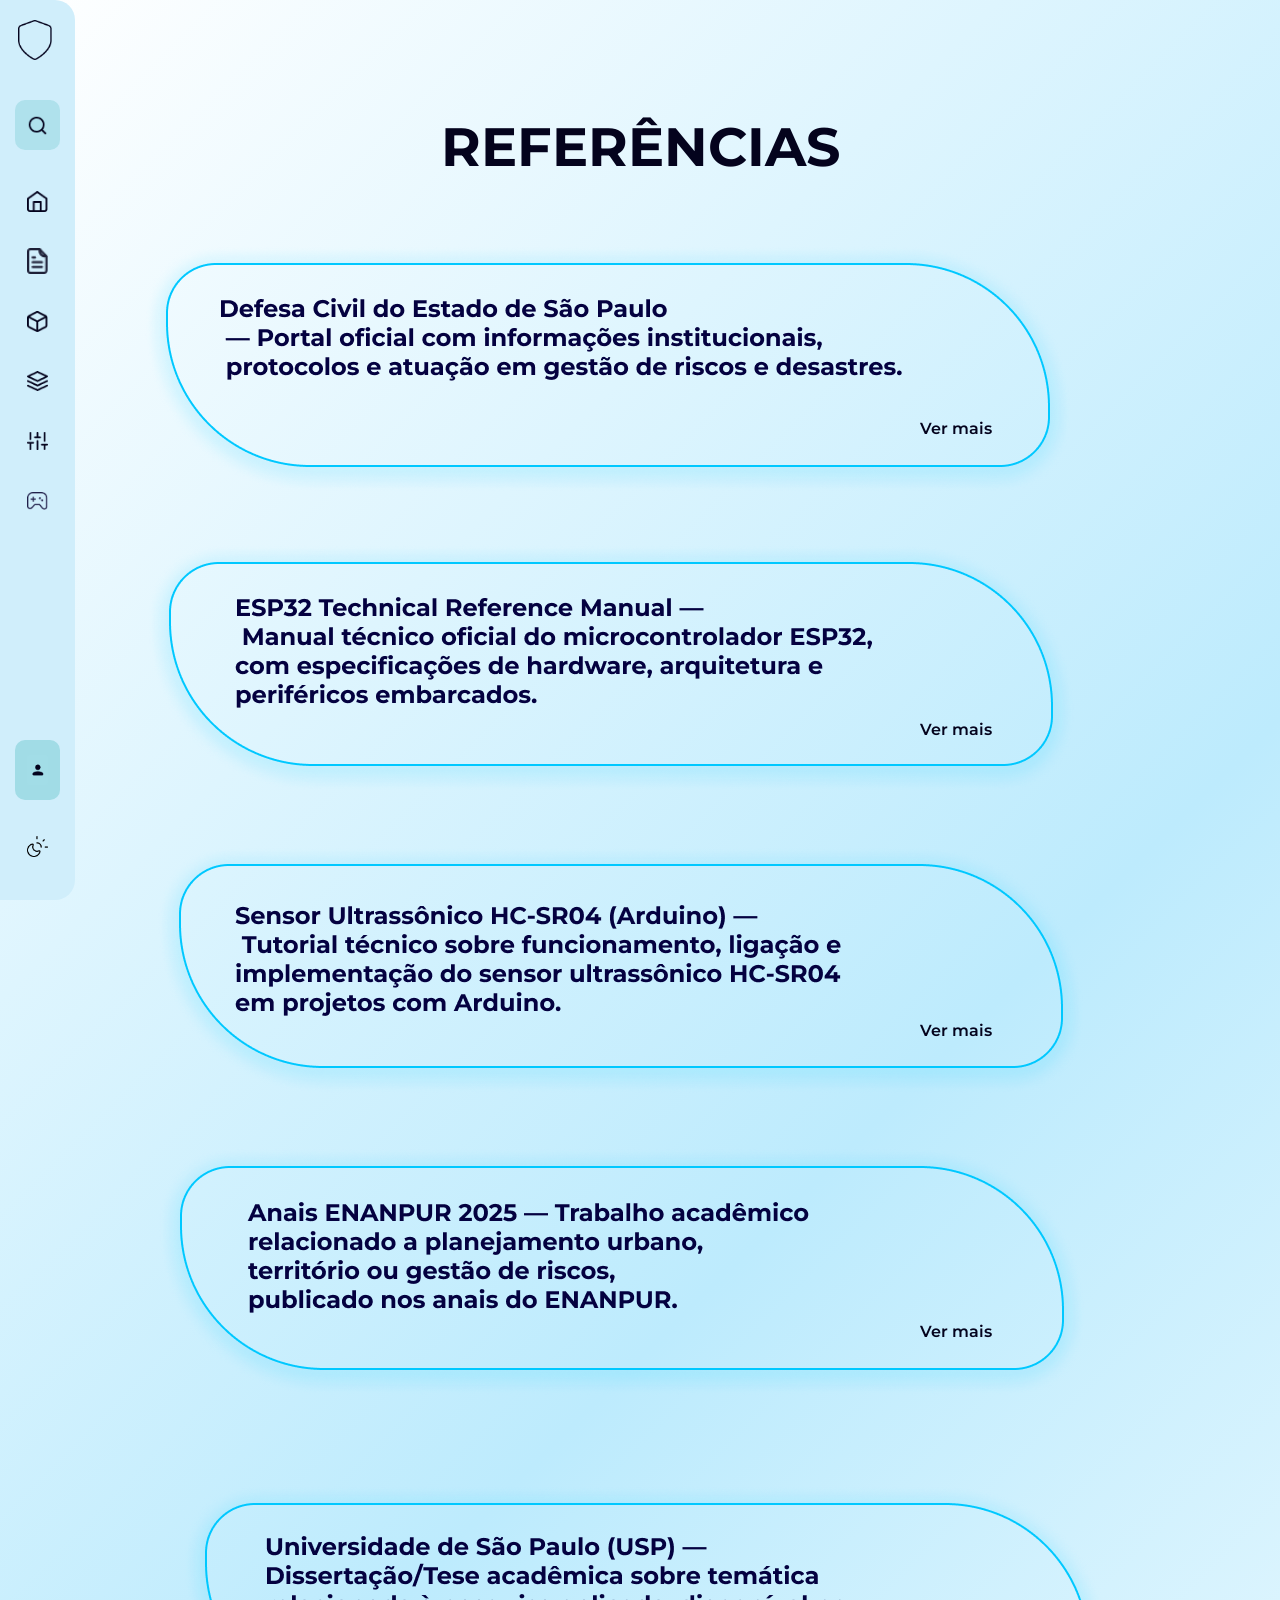
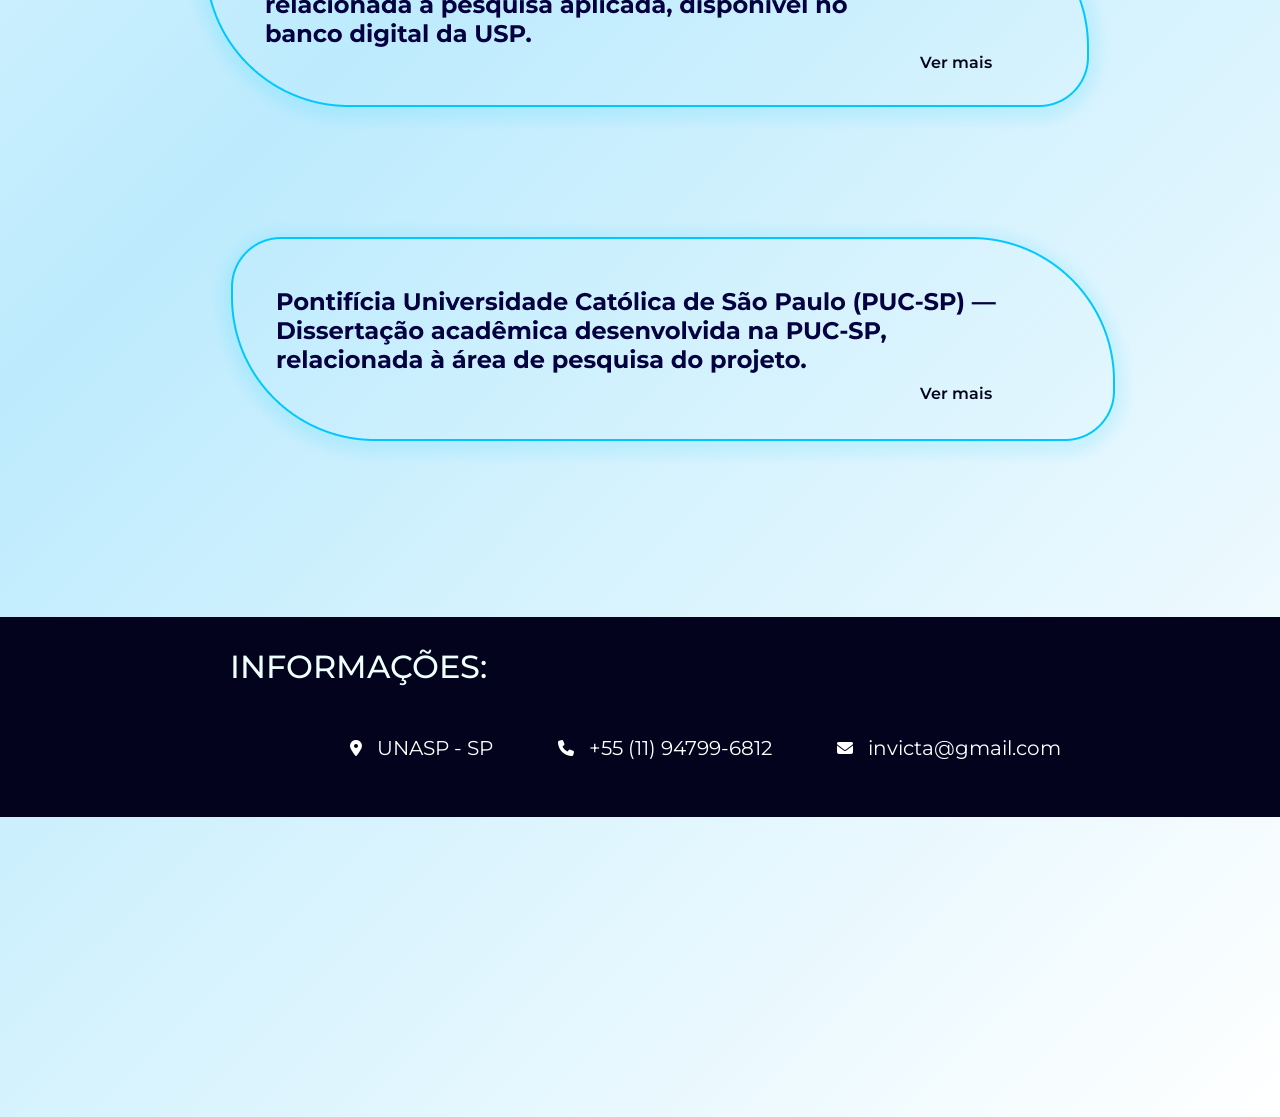
<file: pages-clara/referenciasClaro.html>
<!doctype html>
<html lang="pt-BR">
    <head>
        <meta charset="UTF-8" />
        <meta name="viewport" content="width=device-width, initial-scale=1.0" />

        <link rel="stylesheet" href="referenciasClaro.css" />

        <link rel="preconnect" href="https://fonts.googleapis.com" />
        <link rel="preconnect" href="https://fonts.gstatic.com" crossorigin />

        <link
            rel="stylesheet"
            href="https://cdnjs.cloudflare.com/ajax/libs/font-awesome/6.5.2/css/all.min.css"
        />

        <link
            href="https://fonts.googleapis.com/css2?family=Montserrat:ital,wght@0,100..900;1,100..900&display=swap"
            rel="stylesheet"
        />

        <title>Referências</title>
    </head>

    <body>
        <!-- ================= MENU ================= -->

        <div class="menu">
            <!-- LOGO -->
            <div class="logo">
                <img
                    class="logoIcon"
                    src="../imagesClaro/LOGOClaro.png"
                    alt="Logo INVICTA"
                />
                <span>INVICTA</span>
            </div>

            <!-- PESQUISA -->
            <div class="pesquisa">
                <img
                    class="serchIcon"
                    src="../imagesClaro/PESQUISAClaro.png"
                    alt="Pesquisar"
                />
                <span>Pesquisar</span>
            </div>

            <!-- LINKS -->
            <a href="indexClaro.html" class="item-menu">
                <img src="../imagesClaro/HOMEClaro.png" alt="Home" />
                <span>Home</span>
            </a>

            <a href="manualClaro.html" class="item-menu">
                <img src="../imagesClaro/MANUALClaro.png" alt="Manual" />
                <span>Manual</span>
            </a>

            <a href="produtoClaro.html" class="item-menu">
                <img src="../imagesClaro/PRODUTOClaro.png" alt="Produto" />
                <span>Produto</span>
            </a>

            <a href="equipeClaro.html" class="item-menu">
                <img src="../imagesClaro/EQUIPEClaro.png" alt="Equipe" />
                <span>Equipe</span>
            </a>

            <a href="referenciasClaro.html" class="item-menu">
                <img
                    src="../imagesClaro/REFERENCIASClaro.png"
                    alt="Referências"
                />
                <span>Referências</span>
            </a>

            <a href="gameClaro.html" class="item-menu">
                <img src="../imagesClaro/GAMEClaro.png" alt="Game" />
                <span>Game</span>
            </a>

            <!-- USUÁRIO -->
            <div class="usuario">
                <img
                    class="userIcon"
                    src="../imagesClaro/SECAO-USUARIOClaro.png"
                    alt="Usuário"
                />

                <div class="dados-usuario">
                    <h4>Geovanna Oliveira</h4>
                    <p>geovanna@email.com</p>
                </div>
            </div>

            <!-- MODO ESCURO -->
            <a href="../pages/referencias.html" class="item-menu modo-claro">
                <img
                    class="tema-iconify"
                    src="../imagesClaro/ModoEscuro.png"
                    alt="Ícone de lua e sol"
                />
                <span>Modo Escuro</span>
            </a>
        </div>

        <!-- ================= CONTEÚDO ================= -->

        <main>
            <h1>REFERÊNCIAS</h1>

            <div class="referencias-img">
                <img
                    id="img-ref"
                    src="../imagesClaro/RefClaro.png"
                    alt="Referências"
                />

                <button id="botao-1">Ver mais</button>
                <button id="botao-2">Ver mais</button>
                <button id="botao-3">Ver mais</button>
                <button id="botao-4">Ver mais</button>
                <button id="botao-5">Ver mais</button>
                <button id="botao-6">Ver mais</button>
            </div>

            <!-- ================= INFORMAÇÕES ================= -->

            <div class="info">
                <h3>INFORMAÇÕES:</h3>

                <div class="item-info">
                    <i class="fa-solid fa-location-dot"></i>
                    <p>UNASP - SP</p>

                    <i class="fa-solid fa-phone"></i>
                    <p>+55 (11) 94799-6812</p>

                    <i class="fa-solid fa-envelope"></i>
                    <p>invicta@gmail.com</p>
                </div>
            </div>
        </main>
    </body>
</html>
</file>
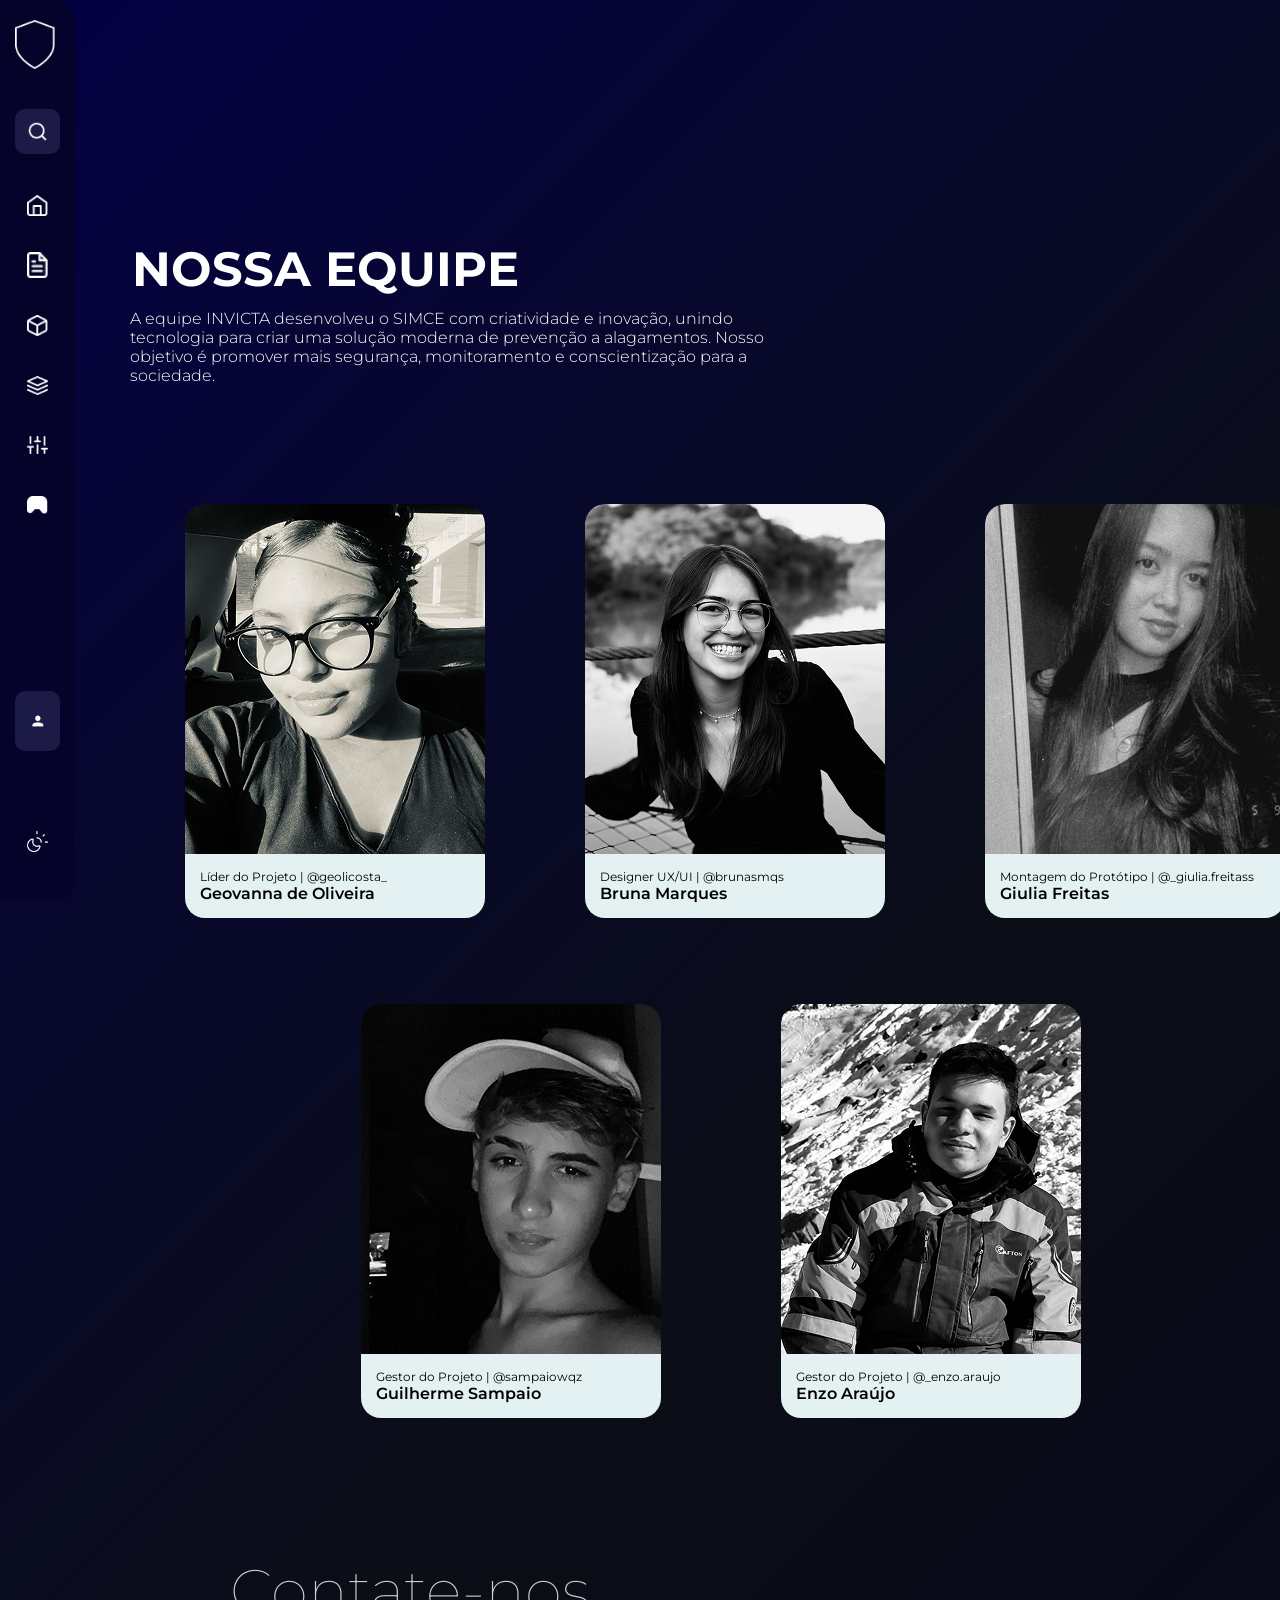
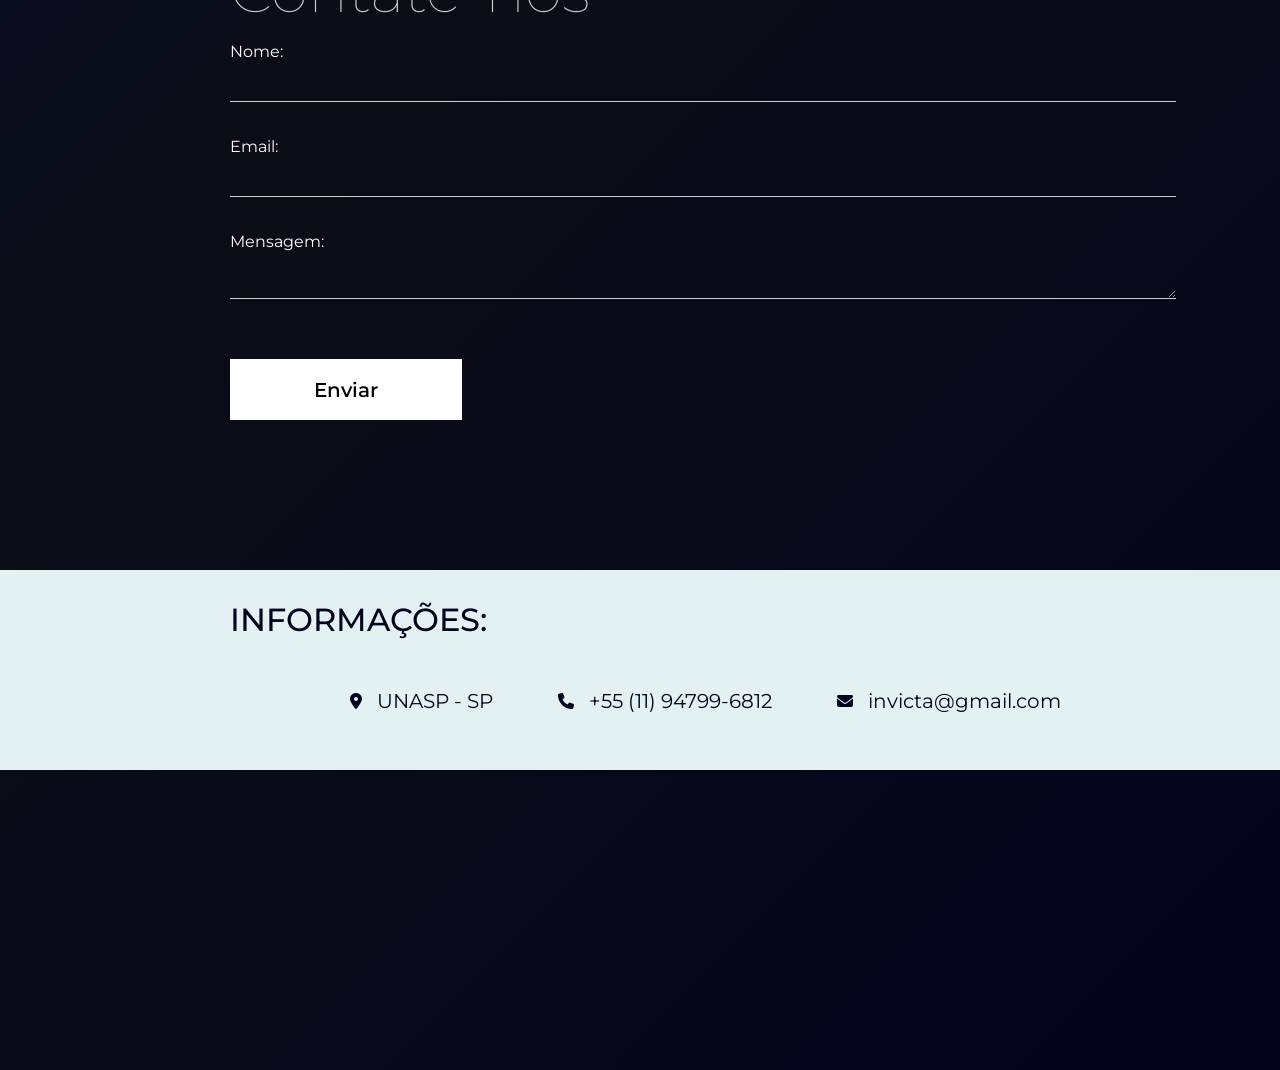
<file: pages/equipe.html>
<!doctype html>
<html lang="pt-BR">
    <head>
        <meta charset="UTF-8" />
        <meta name="viewport" content="width=device-width, initial-scale=1.0" />

        <link rel="stylesheet" href="/pages/equipe.css" />

        <link
            rel="stylesheet"
            href="https://cdnjs.cloudflare.com/ajax/libs/font-awesome/6.7.2/css/all.min.css"
        />

        <link rel="preconnect" href="https://fonts.googleapis.com" />
        <link rel="preconnect" href="https://fonts.gstatic.com" crossorigin />

        <link
            href="https://fonts.googleapis.com/css2?family=Montserrat:wght@300;400;500;700&display=swap"
            rel="stylesheet"
        />

        <title>Nossa Equipe</title>
    </head>

    <body>
        <div id="page">
            <!-- =====================================================
                 MENU
            ====================================================== -->

            <div class="menu">
                <!-- LOGO -->
                <div class="logo">
                    <img
                        class="logoIcon"
                        src="/images/LOGO (1).png"
                        alt="Logo Invicta"
                    />

                    <span>INVICTA</span>
                </div>

                <!-- PESQUISA -->
                <div class="pesquisa">
                    <img
                        class="serchIcon"
                        src="/images/SERCH.png"
                        alt="Pesquisar"
                    />

                    <span>Pesquisar</span>
                </div>

                <!-- LINKS DO MENU -->

                <a href="../index.html" class="item-menu">
                    <img src="/images/HOME.png" alt="Home" />
                    <span>Home</span>
                </a>

                <a href="manual.html" class="item-menu">
                    <img src="/images/LISTA.png" alt="Manual" />
                    <span>Manual</span>
                </a>

                <a href="produto.html" class="item-menu">
                    <img src="/images/MANUAL.png" alt="Produto" />
                    <span>Produto</span>
                </a>

                <a href="equipe.html" class="item-menu">
                    <img src="/images/EQUIPE.png" alt="Equipe" />
                    <span>Equipe</span>
                </a>

                <a href="referencias.html" class="item-menu">
                    <img src="/images/REFERENCIAS.png" alt="Referências" />
                    <span>Referências</span>
                </a>

                <a href="game.html" class="item-menu">
                    <img src="/images/GAME.png" alt="Game" />
                    <span>Game</span>
                </a>

                <!-- =================================================
                     USUÁRIO
                ================================================== -->

                <div class="usuario">
                    <img
                        class="userIcon"
                        src="/images/USUÁRIO.png"
                        alt="Usuário"
                    />

                    <div class="dados-usuario">
                        <h4>Geovanna Oliveira</h4>
                        <p>geovanna@email.com</p>
                    </div>
                </div>

                <!-- =================================================
                     BOTÃO MODO CLARO
                ================================================== -->

                <button type="button" class="item-menu modo-claro">
                    <img
                        class="tema-iconify"
                        src="../images/Tema.png"
                        alt="Ícone de lua e sol"
                    />

                    <span>Modo Claro</span>
                </button>
            </div>

            <!-- =====================================================
                 TÍTULO
            ====================================================== -->

            <div class="titulo">
                <h1>NOSSA EQUIPE</h1>
            </div>

            <!-- =====================================================
                 DESCRIÇÃO
            ====================================================== -->

            <div>
                <p id="descricao">
                    A equipe INVICTA desenvolveu o SIMCE com criatividade e
                    inovação, unindo tecnologia para criar uma solução moderna
                    de prevenção a alagamentos. Nosso objetivo é promover mais
                    segurança, monitoramento e conscientização para a sociedade.
                </p>
            </div>

            <!-- =====================================================
                 EQUIPE
            ====================================================== -->

            <div class="equipe">
                <!-- ---------------- MENINAS ---------------- -->

                <div class="linha-meninas">
                    <!-- GEOVANNA -->
                    <div class="card" id="geo">
                        <img src="/images/Geovanna.png" alt="Imagem Geovanna" />

                        <div class="info-card">
                            <p>Líder do Projeto | @geolicosta_</p>

                            <h4 class="nome">Geovanna de Oliveira</h4>
                        </div>
                    </div>

                    <!-- BRUNA -->
                    <div class="card">
                        <img src="/images/Bruna.png" alt="Imagem Bruna" />

                        <div class="info-card">
                            <p>Designer UX/UI | @brunasmqs</p>

                            <h4 class="nome">Bruna Marques</h4>
                        </div>
                    </div>

                    <!-- GIULIA -->
                    <div class="card" id="lia">
                        <img src="/images/Giulia.png" alt="Imagem Giulia" />

                        <div class="info-card">
                            <p>Montagem do Protótipo | @_giulia.freitass</p>

                            <h4 class="nome">Giulia Freitas</h4>
                        </div>
                    </div>
                </div>

                <!-- ---------------- MENINOS ---------------- -->

                <div class="linha-meninos">
                    <!-- GUILHERME -->
                    <div class="card" id="guilherme">
                        <img
                            src="/images/Guilherme.png"
                            alt="Imagem Guilherme"
                        />

                        <div class="info-card">
                            <p>Gestor do Projeto | @sampaiowqz</p>

                            <h4 class="nome">Guilherme Sampaio</h4>
                        </div>
                    </div>

                    <!-- ENZO -->
                    <div class="card" id="enzo">
                        <img src="/images/Enzo.png" alt="Imagem Enzo" />

                        <div class="info-card">
                            <p>Gestor do Projeto | @_enzo.araujo</p>

                            <h4 class="nome">Enzo Araújo</h4>
                        </div>
                    </div>
                </div>
            </div>

            <!-- =====================================================
                 CONTATE-NOS
            ====================================================== -->

            <div class="contate-nos">
                <h2>Contate-nos</h2>

                <div class="informacao">
                    <label for="nome"> Nome: </label>

                    <input type="text" id="nome" name="nome" />

                    <label for="email"> Email: </label>

                    <input type="email" id="email" name="email" />

                    <label for="mensagem"> Mensagem: </label>

                    <textarea id="mensagem" name="mensagem" rows="5"></textarea>
                </div>

                <button type="submit">Enviar</button>
            </div>
        </div>

        <!-- =====================================================
             INFORMAÇÕES
        ====================================================== -->

        <div class="info">
            <h3>INFORMAÇÕES:</h3>

            <div class="item-info">
                <i class="fa-solid fa-location-dot"></i>

                <p>UNASP - SP</p>

                <i class="fa-solid fa-phone"></i>

                <p>+55 (11) 94799-6812</p>

                <i class="fa-solid fa-envelope"></i>

                <p>invicta@gmail.com</p>
            </div>
        </div>

        <!-- =====================================================
             JAVASCRIPT
        ====================================================== -->

        <script src="equipe.js"></script>
    </body>
</html>
</file>
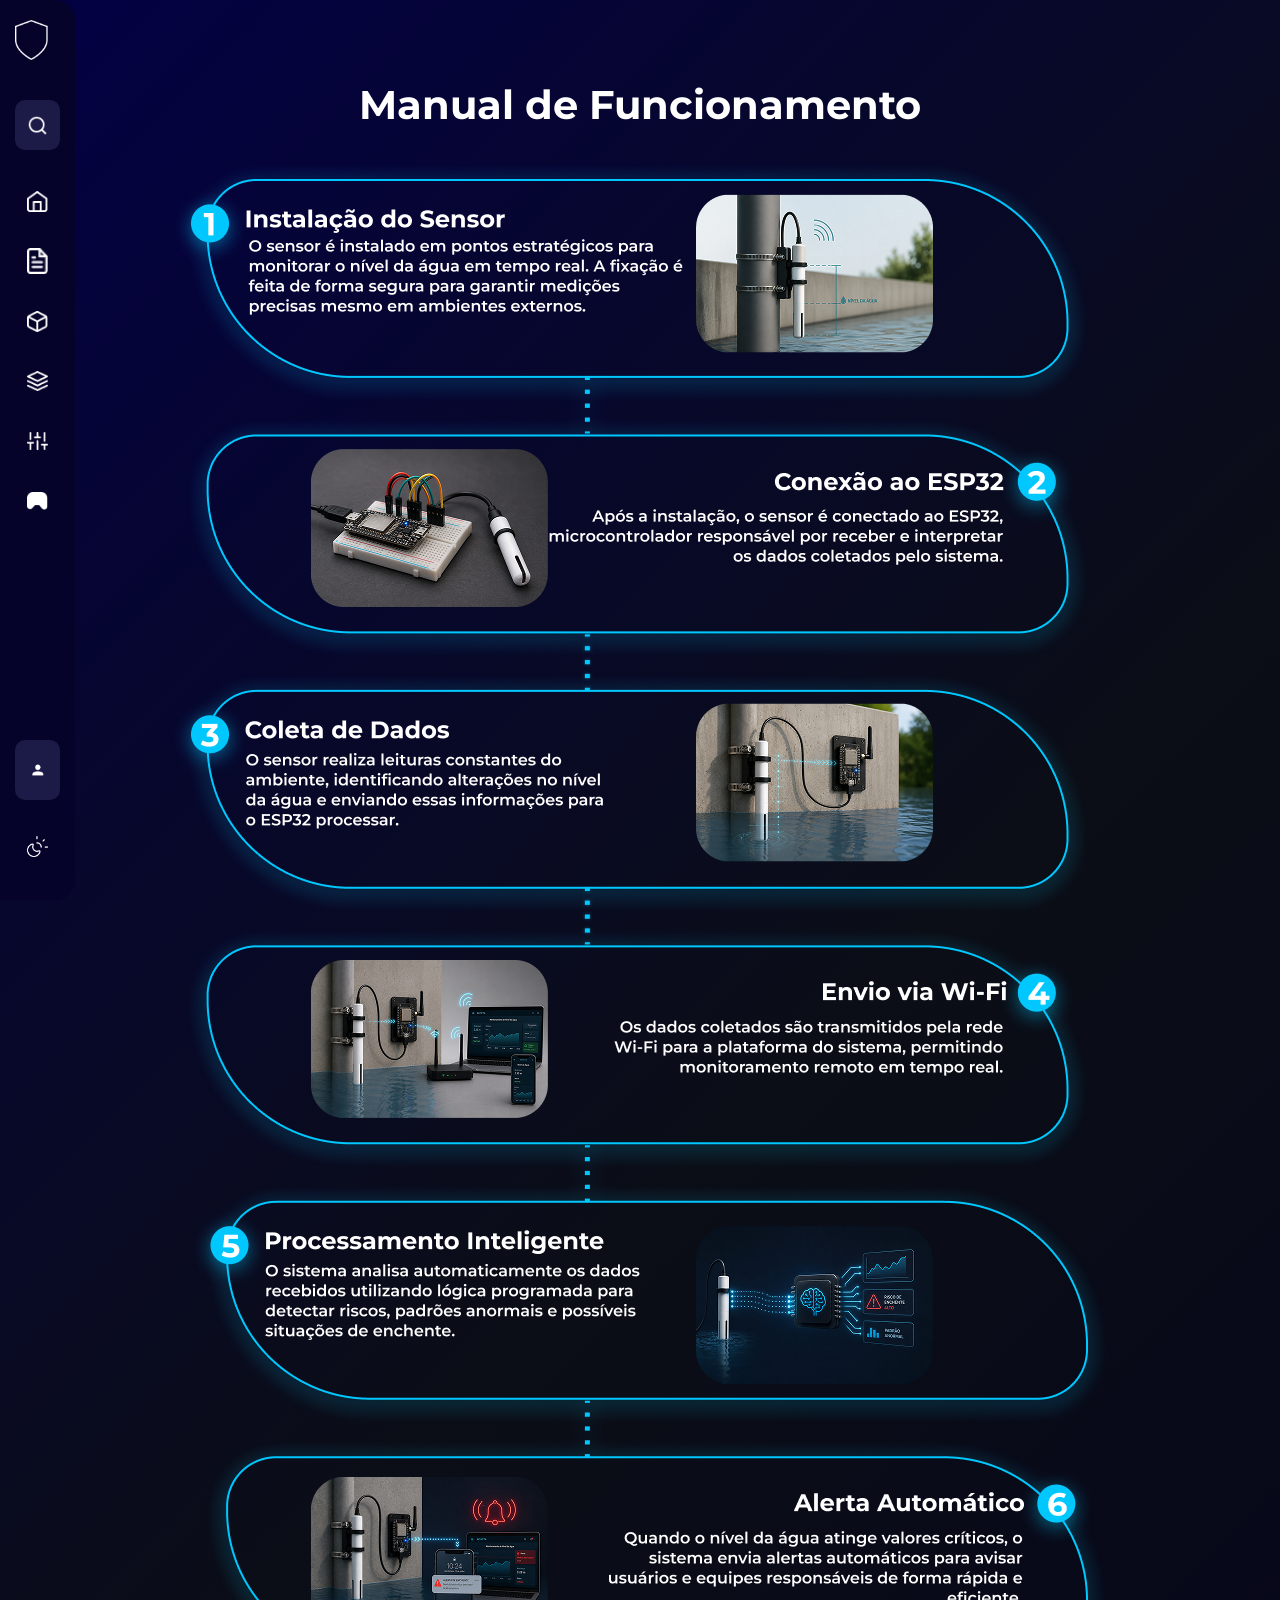
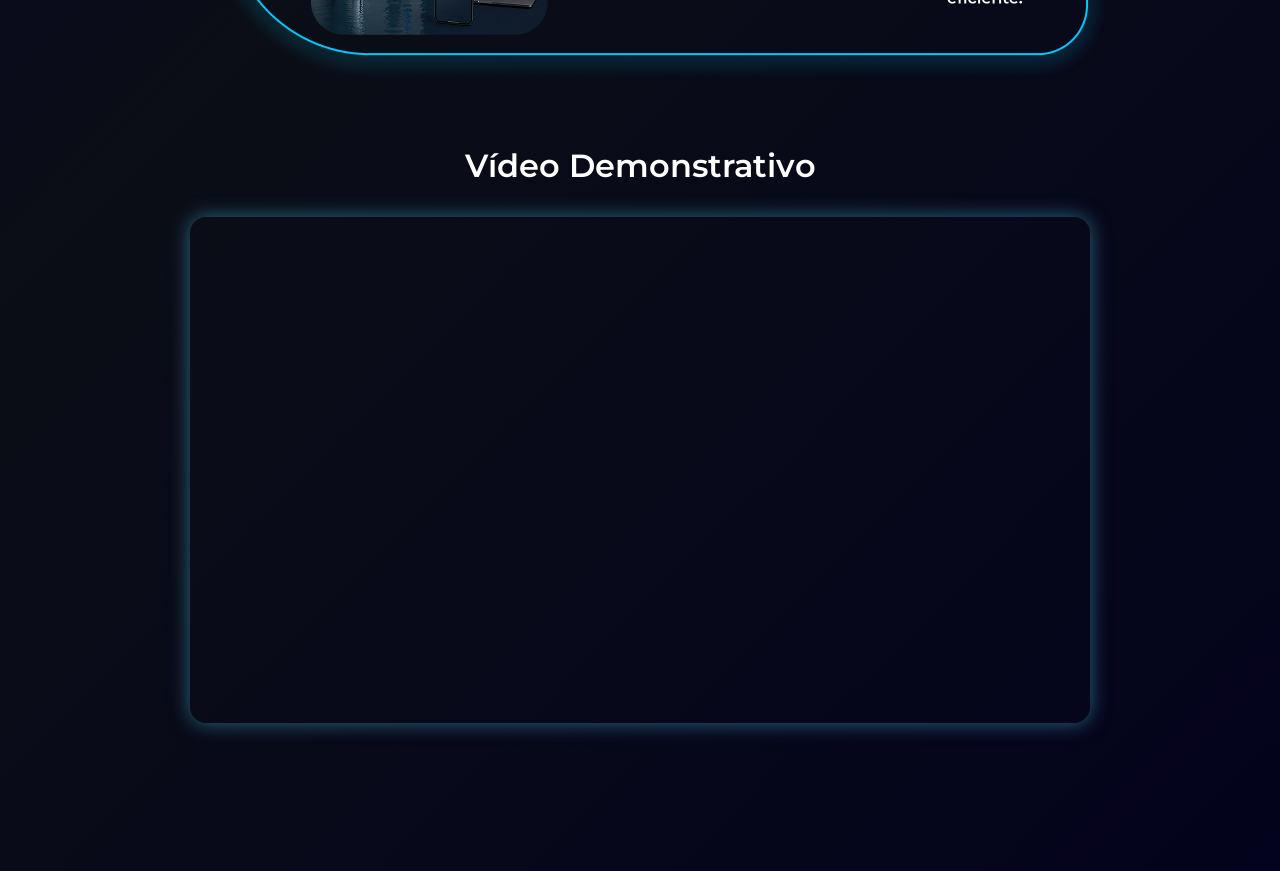
<file: pages/manual.html>
<!DOCTYPE html>
<html lang="pt-BR">
<head>
    <meta charset="UTF-8">
    <meta name="viewport" content="width=device-width, initial-scale=1.0">

    <link rel="stylesheet" href="/pages/manual.css">

    <link rel="preconnect" href="https://fonts.googleapis.com">
    <link rel="preconnect" href="https://fonts.gstatic.com" crossorigin>
    <link
        href="https://fonts.googleapis.com/css2?family=Montserrat:ital,wght@0,100..900;1,100..900&display=swap"
        rel="stylesheet"
    >

    <title>Manual de Funcionamento</title>
</head>

<body>

    <div class="menu">

        <!-- LOGO -->
        <div class="logo">
            <img
                class="logoIcon"
                src="/images/LOGO (1).png"
                alt="LOGO"
            >
            <span>INVICTA</span>
        </div>

        <!-- PESQUISA -->
        <div class="pesquisa">
            <img
                class="serchIcon"
                src="/images/SERCH.png"
                alt="Pesquisar"
            >
            <span>Pesquisar</span>
        </div>

        <!-- MENU -->
        <a href="../index.html" class="item-menu">
            <img src="/images/HOME.png" alt="Home">
            <span>Home</span>
        </a>

        <a href="manual.html" class="item-menu">
            <img src="/images/LISTA.png" alt="Manual">
            <span>Manual</span>
        </a>

        <a href="produto.html" class="item-menu">
            <img src="/images/MANUAL.png" alt="Produto">
            <span>Produto</span>
        </a>

        <a href="equipe.html" class="item-menu">
            <img src="/images/EQUIPE.png" alt="Equipe">
            <span>Equipe</span>
        </a>

        <a href="referencias.html" class="item-menu">
            <img src="/images/REFERENCIAS.png" alt="Referências">
            <span>Referências</span>
        </a>

        <a href="game.html" class="item-menu">
            <img src="/images/GAME.png" alt="Game">
            <span>Game</span>
        </a>

        <!-- USUÁRIO -->
        <div class="usuario">
            <img
                class="userIcon"
                src="/images/USUÁRIO.png"
                alt="Usuário"
            >

            <div class="dados-usuario">
                <h4>Geovanna Oliveira</h4>
                <p>geovanna@email.com</p>
            </div>
        </div>

        <!-- MODO CLARO -->
        <a
            href="/pages-clara/manualClaro.html"
            class="item-menu modo-claro"
        >
            <img
                class="tema-iconify"
                src="/images/Tema.png"
                alt="Ícone de lua e sol"
            >
            <span>Modo Claro</span>
        </a>

    </div>


    <!-- CONTEÚDO PRINCIPAL -->
    <main id="page">

        <!-- TÍTULO -->
        <div class="h1">
            <h1>Manual de Funcionamento</h1>
        </div>


        <!-- IMAGEM DO MANUAL -->
        <div class="manual">
            <img
                src="/images/MANUAL(P2).png"
                alt="Manual de funcionamento do projeto"
            >
        </div>


        <!-- VÍDEO -->
        <section class="video">

            <h2>Vídeo Demonstrativo</h2>

            <div class="video-container">

                <iframe
                    src="https://www.youtube.com/embed/OODsdBu-YHQ?si=AuJnR03rpGpwlJAh"
                    title="Vídeo Demonstrativo do Projeto"
                    allow="accelerometer; autoplay; clipboard-write; encrypted-media; gyroscope; picture-in-picture; web-share"
                    referrerpolicy="strict-origin-when-cross-origin"
                    allowfullscreen
                ></iframe>

            </div>

        </section>

    </main>

</body>
</html>
</file>
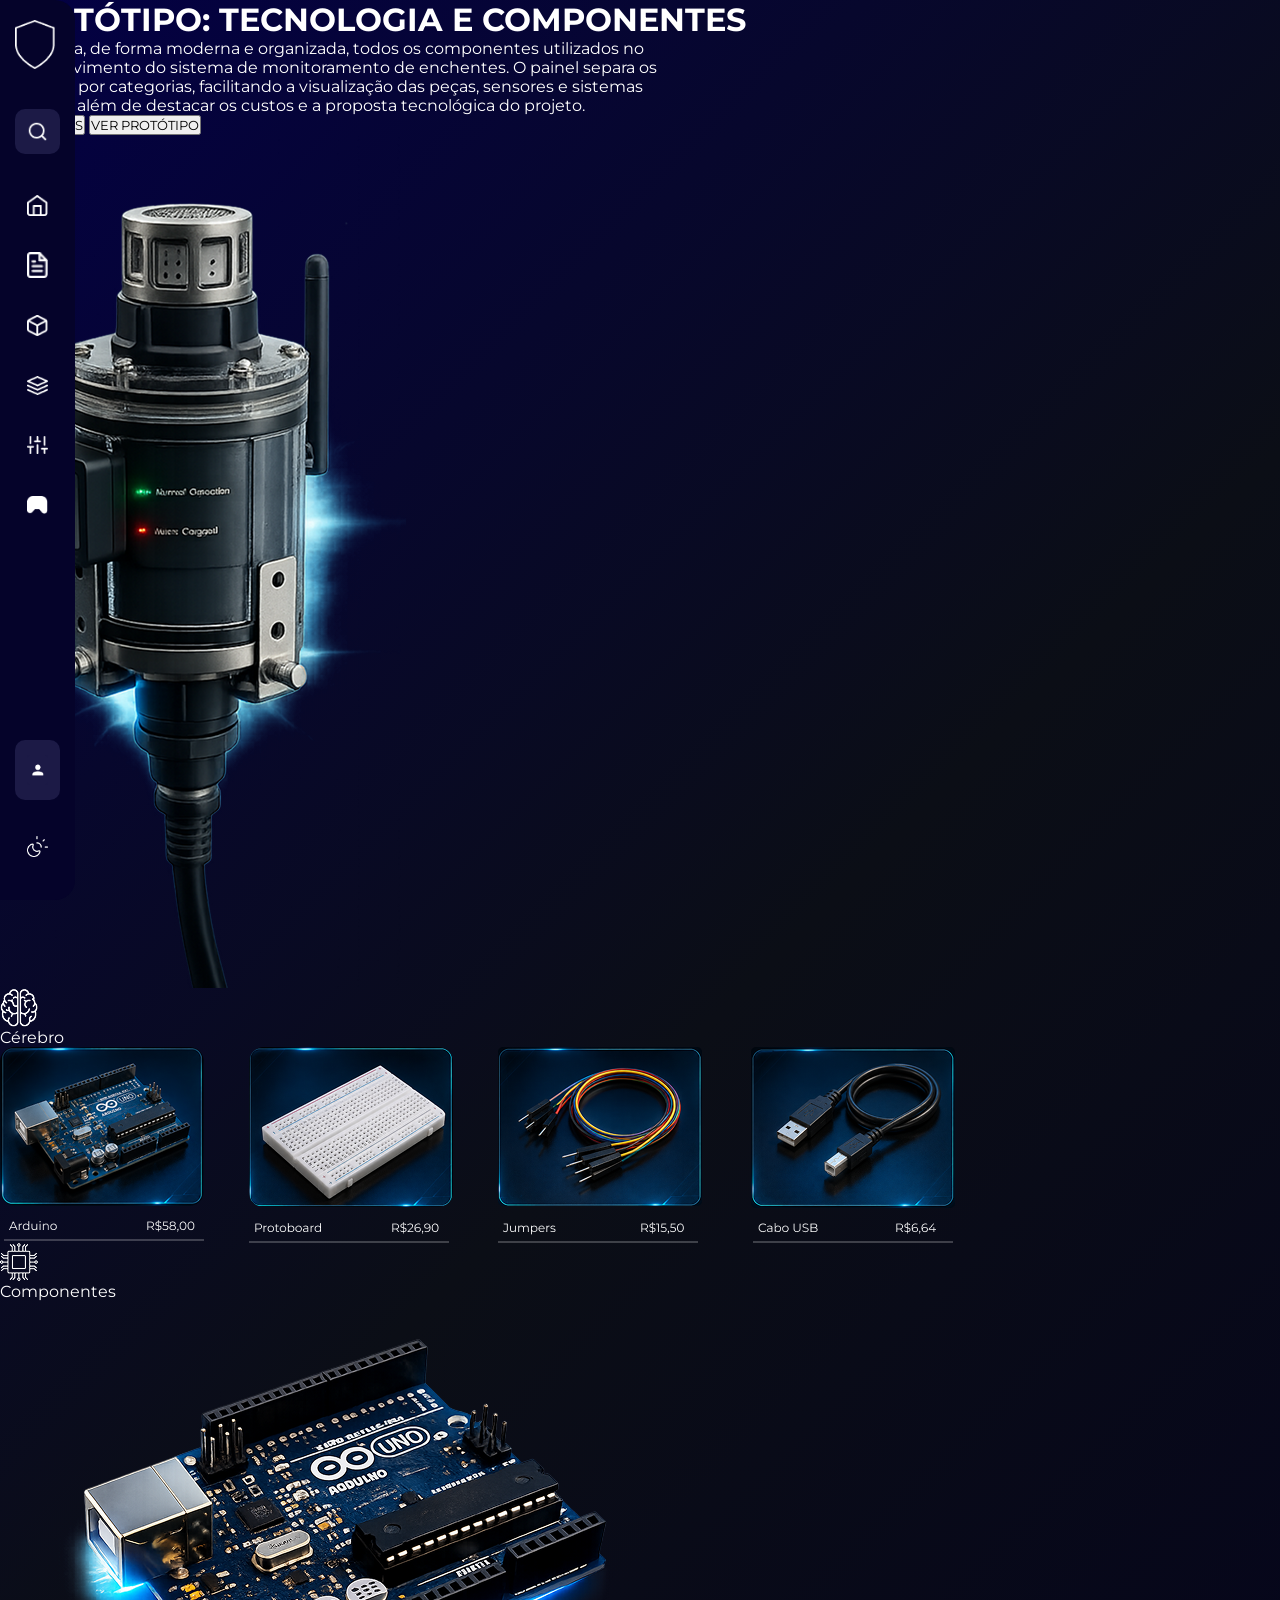
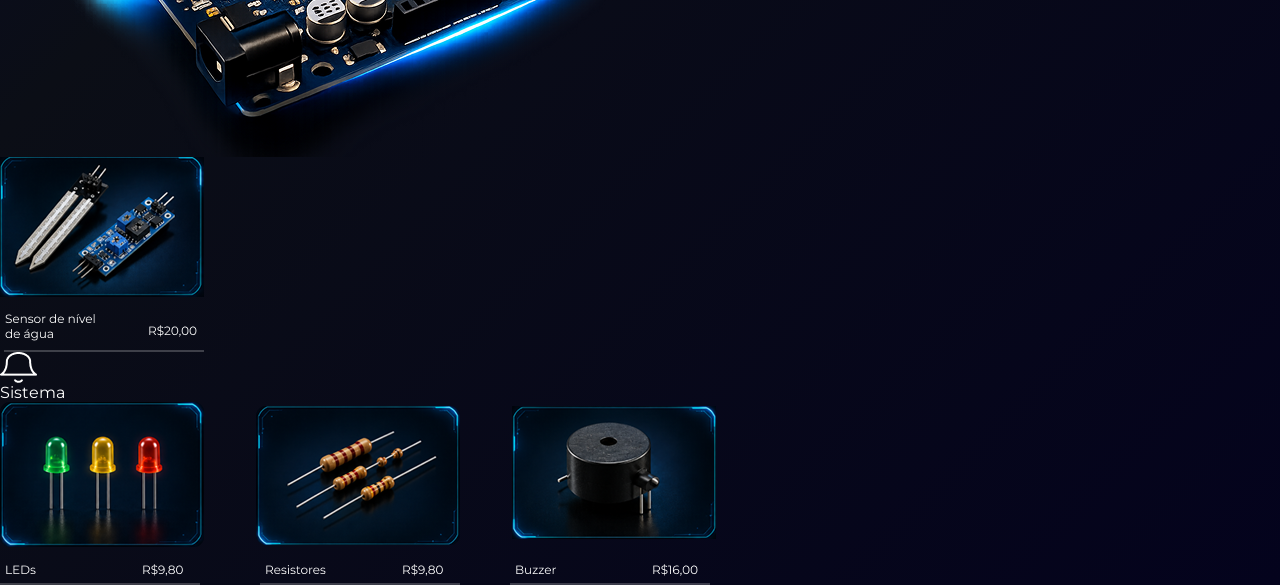
<file: pages/produto.html>
<!doctype html>
<html lang="en">
    <head>
        <meta charset="UTF-8" />
        <meta name="viewport" content="width=, initial-scale=1.0" />
        <link rel="stylesheet" href="produto.css" />
        <link rel="preconnect" href="https://fonts.googleapis.com" />
        <link rel="preconnect" href="https://fonts.gstatic.com" crossorigin />
        <link
            href="https://fonts.googleapis.com/css2?family=Montserrat:ital,wght@0,100..900;1,100..900&display=swap"
            rel="stylesheet"
        />
        <title>Produto - SIMCE</title>
    </head>

    <body> 
         <div>
         <div class="menu">
             <div class="logo">
                 <img
                     class="logoIcon"
                     src="/images/LOGO (1).png"
                     alt="LOGO"
                 />
                 <span>INVICTA</span>
             </div>

             <div class="pesquisa">
                 <img
                     class="serchIcon"
                     src="/images/SERCH.png"
                     alt="Pesquisar"
                 />
                 <span>Pesquisar</span>
             </div>

             <a href="../index.html" class="item-menu">
                 <img src="/images/HOME.png" alt="Home" />
                 <span>Home</span>
             </a>

             <a href="manual.html" class="item-menu">
                 <img src="/images/LISTA.png" alt="Lista" />
                 <span>Manual</span>
             </a>

             <a href="produto.html" class="item-menu">
                 <img src="/images/MANUAL.png" alt="Manual" />
                 <span>Produto</span>
             </a>

             <a href="equipe.html" class="item-menu">
                 <img src="/images/EQUIPE.png" alt="Equipe" />
                 <span>Equipe</span>
             </a>

             <a href="referencias.html" class="item-menu">
                 <img src="/images/REFERENCIAS.png" alt="Referências" />
                 <span>Referências</span>
             </a>
             <a href="game.html" class="item-menu">
                 <img src="/images/GAME.png" alt="Game" />
                 <span>Game</span>
             </a>

             <div class="usuario">
                 <img
                     class="userIcon"
                     src="/images/USUÁRIO.png"
                     alt="Usuário"
                 />

                 <div class="dados-usuario">
                     <h4>Geovanna Oliveira</h4>
                     <p>geovanna@email.com</p>
                 </div>
             </div>
             <a href="/pages-clara/produtoClaro.html" class="item-menu modo-claro">
                      <img
                          class="tema-iconify"
                          src="/images/Tema.png"
                          alt="Icone de lua e sol"
                      />
                      <span>Modo Claro</span>
              </a>
         </div>
        <div id="page">
            <div class="conteudoInicial">
                <h1>PROTÓTIPO: TECNOLOGIA E COMPONENTES</h1>
                <p>
                    Apresenta, de forma moderna e organizada, todos os
                    componentes utilizados no <br />desenvolvimento do sistema
                    de monitoramento de enchentes. O painel separa os <br />
                    materiais por categorias, facilitando a visualização das
                    peças, sensores e sistemas <br />
                    de alerta, além de destacar os custos e a proposta
                    tecnológica do projeto.
                </p>
            </div>

            <div class="botoes">
                <button class="btn-primary">SABER MAIS</button>
                <button class="btn-secondary">VER PROTÓTIPO</button>
            </div>

            <div class="prototipoOfc">
                <img
                    src="/images/ChatGPT Image 23 de mai. de 2026, 23_39_47 2 (1).png"
                    alt=""
                />
            </div>

            <div class="cerebroTitulo">
                <img
                    src="/images/CEREBRO.png"
                    class="cerebroImg"
                    alt="cérebro"
                />
                <p>Cérebro</p>
            </div>

            <div class="filaComponentesCerebro">
                <img src="/images/FILA(1)ARD..png" alt="fila de componentes" />
            </div>

            <div class="componentesTitulo">
                <img
                    src="/images/COMPONENTES.png"
                    class="componentesImg"
                    alt="componentes"
                />
                <p>Componentes</p>
            </div>

            <div class="arduino">
                <img src="/images/ARDUINO.png" alt="arduino" />
            </div>

            <div class="filaSistema">
                <img
                    src="/images/Sensor de nível de água (1).png"
                    alt="fila de componentes"
                />
            </div>

            <div class="sistemaTitulo">
                <img src="/images/SINO.png" alt="sistema" />
                <p>Sistema</p>
                <img
                    src="/images/FILA(2)COMP..png"
                    class="sistemaImg"
                    alt="sistema"
                />
            </div>
        </div>
    </body>
</html>
</file>
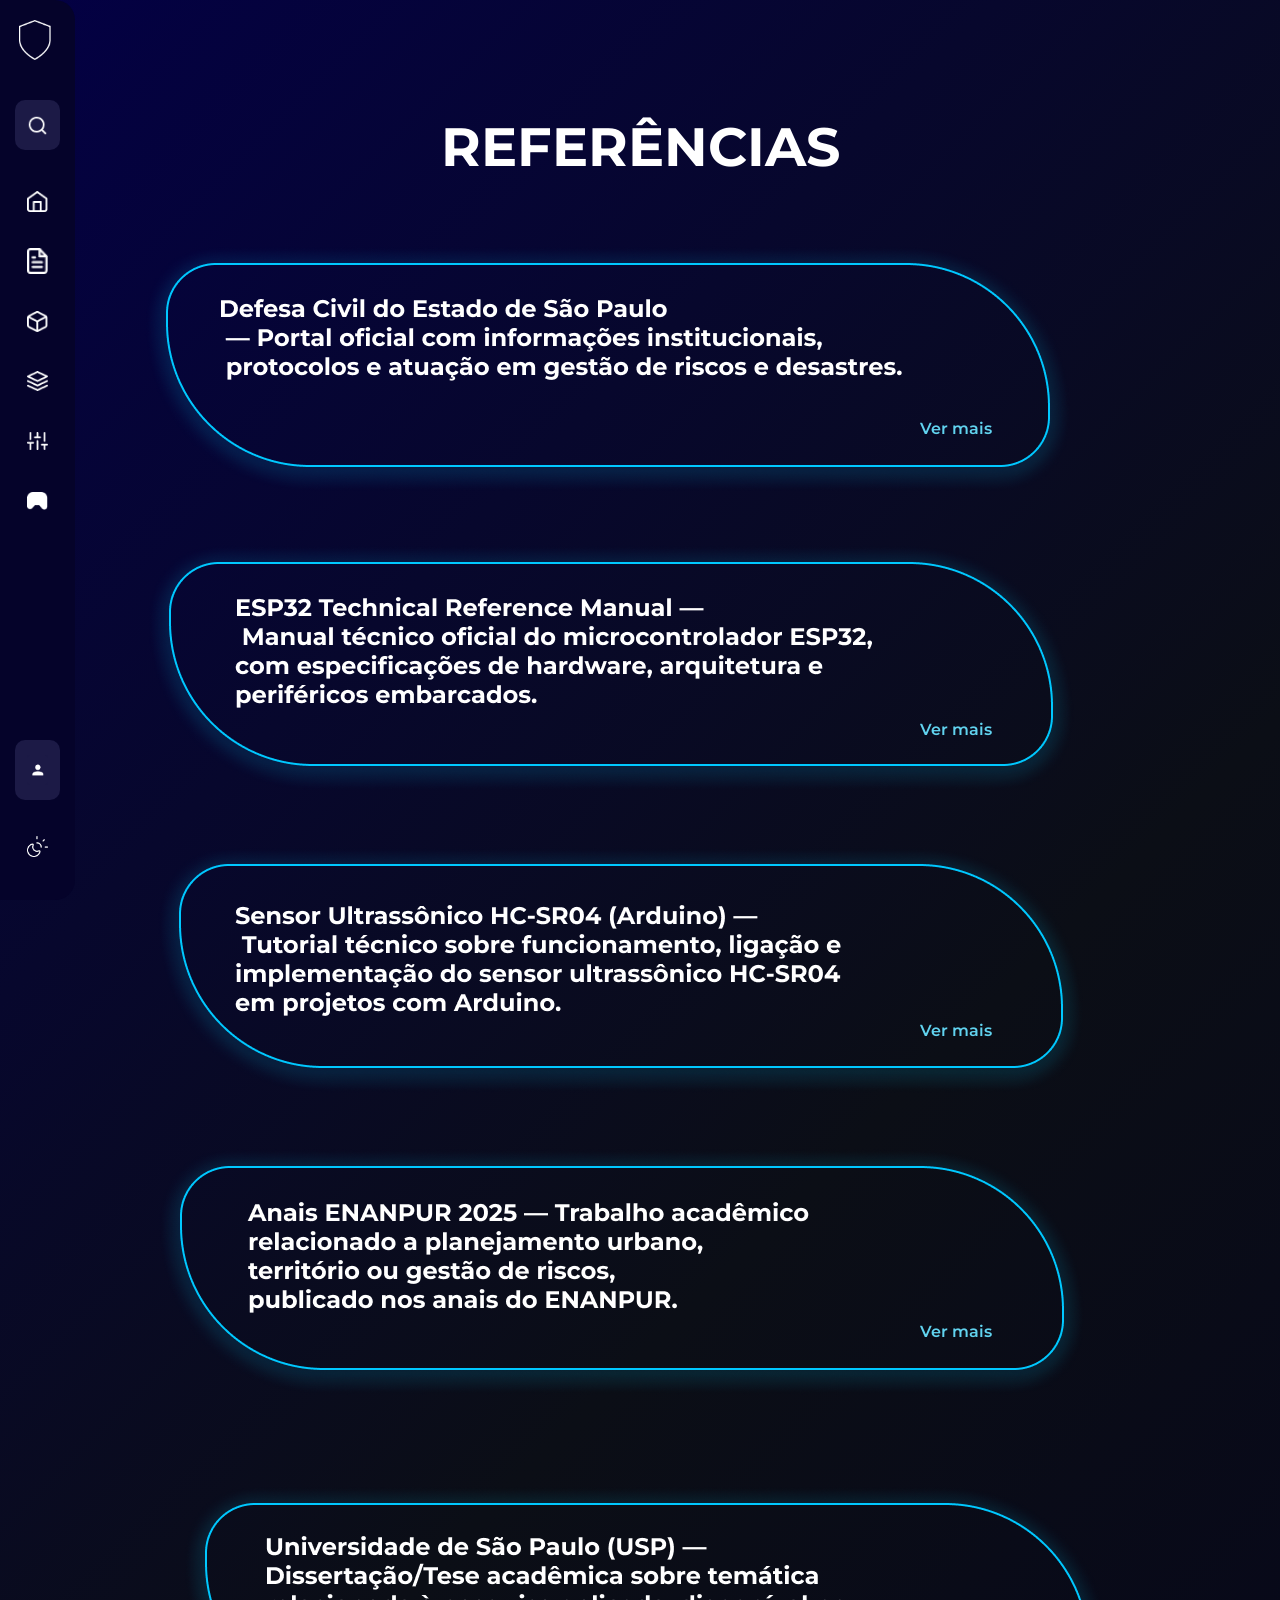
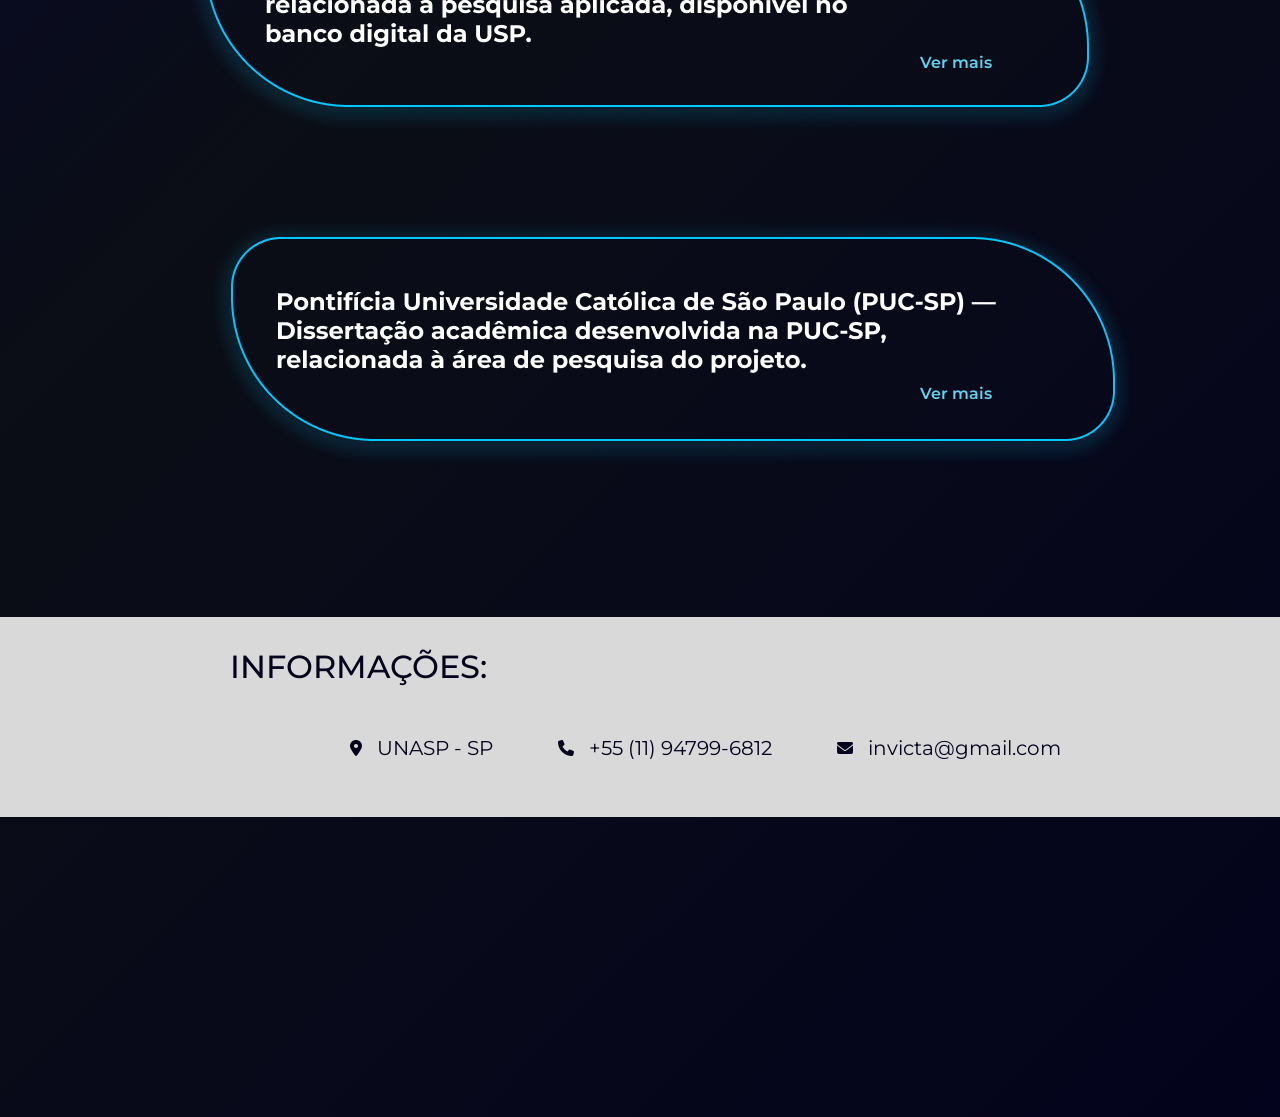
<file: pages/referencias.html>
<!DOCTYPE html>
<html lang="pt-BR">

<head>
    <meta charset="UTF-8">
    <meta name="viewport" content="width=device-width, initial-scale=1.0">

    <link rel="stylesheet" href="/pages/referencias.css">

    <link rel="preconnect" href="https://fonts.googleapis.com">
    <link rel="preconnect" href="https://fonts.gstatic.com" crossorigin>

    <link
        rel="stylesheet"
        href="https://cdnjs.cloudflare.com/ajax/libs/font-awesome/6.5.2/css/all.min.css"
    >

    <link
        href="https://fonts.googleapis.com/css2?family=Montserrat:ital,wght@0,100..900;1,100..900&display=swap"
        rel="stylesheet"
    >

    <title>Referências</title>
</head>

<body>

    <!-- ================= MENU ================= -->

    <div class="menu">

        <!-- LOGO -->
        <div class="logo">
            <img
                class="logoIcon"
                src="/images/LOGO (1).png"
                alt="Logo"
            >

            <span>INVICTA</span>
        </div>


        <!-- PESQUISA -->
        <div class="pesquisa">
            <img
                class="serchIcon"
                src="/images/SERCH.png"
                alt="Pesquisar"
            >

            <span>Pesquisar</span>
        </div>


        <!-- HOME -->
        <a href="../index.html" class="item-menu">
            <img src="/images/HOME.png" alt="Home">
            <span>Home</span>
        </a>


        <!-- MANUAL -->
        <a href="manual.html" class="item-menu">
            <img src="/images/LISTA.png" alt="Manual">
            <span>Manual</span>
        </a>


        <!-- PRODUTO -->
        <a href="produto.html" class="item-menu">
            <img src="/images/MANUAL.png" alt="Produto">
            <span>Produto</span>
        </a>


        <!-- EQUIPE -->
        <a href="equipe.html" class="item-menu">
            <img src="/images/EQUIPE.png" alt="Equipe">
            <span>Equipe</span>
        </a>


        <!-- REFERÊNCIAS -->
        <a href="referencias.html" class="item-menu">
            <img
                src="/images/REFERENCIAS.png"
                alt="Referências"
            >

            <span>Referências</span>
        </a>


        <!-- GAME -->
        <a href="game.html" class="item-menu">
            <img
                src="/images/GAME.png"
                alt="Game"
            >

            <span>Game</span>
        </a>


        <!-- USUÁRIO -->
        <div class="usuario">

            <img
                class="userIcon"
                src="/images/USUÁRIO.png"
                alt="Usuário"
            >

            <div class="dados-usuario">
                <h4>Geovanna Oliveira</h4>
                <p>geovanna@email.com</p>
            </div>

        </div>


        <!-- MODO CLARO -->
        <a
            href="/pages-clara/referenciasClaro.html"
            class="item-menu modo-claro"
        >

            <img
                class="tema-iconify"
                src="/images/Tema.png"
                alt="Ícone de lua e sol"
            >

            <span>Modo Claro</span>

        </a>

    </div>


    <!-- ================= CONTEÚDO ================= -->

    <main>

        <h1>REFERÊNCIAS</h1>


        <!-- IMAGEM DAS REFERÊNCIAS -->

        <div class="referencias-img">

            <img
                id="img-ref"
                src="/images/Ref.png"
                alt="Referências"
            >


            <!-- BOTÕES -->

            <button id="botao-1">
                Ver mais
            </button>

            <button id="botao-2">
                Ver mais
            </button>

            <button id="botao-3">
                Ver mais
            </button>

            <button id="botao-4">
                Ver mais
            </button>

            <button id="botao-5">
                Ver mais
            </button>

            <button id="botao-6">
                Ver mais
            </button>

        </div>


        <!-- ================= INFORMAÇÕES ================= -->

        <div class="info">

            <h3>INFORMAÇÕES:</h3>

            <div class="item-info">

                <i class="fa-solid fa-location-dot"></i>
                <p>UNASP - SP</p>


                <i class="fa-solid fa-phone"></i>
                <p>+55 (11) 94799-6812</p>


                <i class="fa-solid fa-envelope"></i>
                <p>invicta@gmail.com</p>

            </div>

        </div>

    </main>

</body>

</html>
</file>
<file: style.css>
@import "./colors.css";

/* =========================================================
   RESET
========================================================= */

* {
    margin: 0;
    padding: 0;
    box-sizing: border-box;
    font-family: 'Montserrat', sans-serif;
}

html {
    scroll-behavior: smooth;
    overflow-x: hidden;
}

body {
    background: linear-gradient(
        135deg,
        var(--cor-fundo-1),
        var(--cor-fundo-2),
        var(--cor-fundo-3)
    );

    color: var(--cor-texto);

    position: relative;

    min-height: 100vh;

    overflow-x: hidden;
}


/* =========================================================
   LARGURA DA PÁGINA
========================================================= */

#page {
    max-width: 1300px;
    margin-inline: auto;
}


/* =========================================================
   ANIMAÇÕES
========================================================= */

@keyframes fadeInUp {

    from {
        opacity: 0;
        transform: translateY(2rem);
    }

    to {
        opacity: 1;
        transform: translateY(0);
    }

}

@keyframes fadeInRight {

    from {
        opacity: 0;
        transform: translateX(2rem);
    }

    to {
        opacity: 1;
        transform: translateX(0);
    }

}

@keyframes fadeInLeft {

    from {
        opacity: 0;
        transform: translateX(-2rem);
    }

    to {
        opacity: 1;
        transform: translateX(0);
    }

}


/* =========================================================
   IMAGENS
========================================================= */

img {
    max-width: 100%;
    display: block;
}


/* =========================================================
   LOGO
   FORA DO MENU
========================================================= */

.logo {
    position: absolute;

    top: 0.8rem;
    right: 1rem;

    display: flex;

    align-items: center;

    justify-content: flex-end;

    gap: 0.45rem;

    width: auto;
    height: auto;

    margin: 0;
    padding: 0;

    z-index: 1000;
}

.logo img {
    width: 2.5rem;
    height: 2.5rem;

    object-fit: contain;

    flex-shrink: 0;
}

.logo span {
    display: block;

    font-size: 1.2rem;

    font-weight: 700;

    line-height: 1;

    white-space: nowrap;

    color: var(--cor-texto);

    opacity: 1;
}


/* =========================================================
   MENU
========================================================= */

.menu {

    position: fixed;

    top: 0;
    left: 0;

    width: 4.6875rem;
    height: 100vh;

    background: var(--cor-menu);

    display: flex;
    flex-direction: column;

    padding: 1.25rem 0.9375rem;

    overflow: hidden;

    transition: 0.35s ease;

    border-radius: 0 1.25rem 1.25rem 0;

    z-index: 999;
}

.menu:hover {
    width: 16.25rem;
}


/* =========================================================
   PESQUISA
========================================================= */

.pesquisa {

    display: flex;

    align-items: center;

    gap: 0.9375rem;

    background: var(--cor-elemento);

    border-radius: 0.625rem;

    padding: 0.75rem;

    margin-bottom: 1.5625rem;
}

.pesquisa img {
    width: 1.625rem;
}

.pesquisa span {

    white-space: nowrap;

    color: var(--cor-texto);

    opacity: 0;

    transition: 0.3s;
}

.menu:hover .pesquisa span {
    opacity: 1;
}


/* =========================================================
   ITENS DO MENU
========================================================= */

.item-menu {

    display: flex;

    align-items: center;

    gap: 1.125rem;

    width: 100%;

    padding: 0.75rem;

    margin-bottom: 0.5rem;

    border-radius: 0.625rem;

    cursor: pointer;

    transition: 0.3s ease;

    text-decoration: none;

    color: var(--cor-texto);
}

.item-menu:hover {
    background: var(--cor-elemento);
}

.item-menu img {

    width: 1.75rem;

    height: 1.75rem;

    object-fit: contain;

    flex-shrink: 0;
}

.item-menu span {

    white-space: nowrap;

    opacity: 0;

    transition: 0.3s ease;

    font-size: 1rem;

    font-weight: 500;
}

.menu:hover .item-menu span {
    opacity: 1;
}


/* =========================================================
   USUÁRIO
========================================================= */

.usuario {

    margin-top: auto;

    display: flex;

    align-items: center;

    gap: 0.9375rem;

    background: var(--cor-elemento);

    padding: 0.75rem;

    border-radius: 0.625rem;
}

.usuario img {
    width: 2.1875rem;
}

.dados-usuario {

    opacity: 0;

    transition: 0.3s;

    white-space: nowrap;
}

.menu:hover .dados-usuario {
    opacity: 1;
}

.dados-usuario h4 {
    font-size: 0.9rem;
}

.dados-usuario p {

    font-size: 0.7rem;

    color: var(--cor-texto-terciario);

    margin-top: 0.25rem;
}


/* =========================================================
   TEMA
========================================================= */

.modo-claro {
    border: none;
}


/* =========================================================
   HERO
========================================================= */

.hero {

    display: flex;

    align-items: center;

    justify-content: space-between;

    width: 100%;

    padding-top: 7rem;

    padding-left: 7rem;

    padding-right: 2rem;
}


/* =========================================================
   CONTEÚDO INICIAL
========================================================= */

.hero-conteudo {
    width: 50%;
}

.conteudoInicial {

    max-width: 43.75rem;

    padding-top: 2rem;

    padding-left: 2.5rem;

    animation: fadeInLeft 0.7s ease both;
}

.conteudoInicial h1 {

    font-size: 2.5rem;

    font-weight: 700;

    line-height: 1.15;

    color: var(--cor-texto);
}

.conteudoInicial p {

    margin-top: 1.5625rem;

    font-size: 1.2rem;

    line-height: 1.7;

    color: var(--cor-texto-secundario);
}


/* =========================================================
   BOTÕES
========================================================= */

.botoes {

    display: flex;

    gap: 1.5rem;

    margin-top: 2.5rem;

    padding-left: 2.5rem;

    animation: fadeInUp 0.7s 0.2s ease both;
}

.botoes button {

    width: 13.75rem;

    height: 3.625rem;

    border-radius: 2.1875rem;

    font-size: 1rem;

    font-weight: 700;

    cursor: pointer;

    transition: 0.3s ease;
}


/* =========================================================
   BOTÃO PRINCIPAL
========================================================= */

.btn-primary {

    background: var(--cor-destaque);

    color: var(--cor-menu);

    border: none;

    box-shadow:
        0 0 1.125rem var(--sombra-destaque);
}

.btn-primary:hover {

    transform: translateY(-0.25rem);

    background: var(--cor-destaque-hover);
}


/* =========================================================
   BOTÃO SECUNDÁRIO
========================================================= */

.btn-secondary {

    background: transparent;

    color: var(--cor-texto);

    border: 0.125rem solid var(--cor-texto);
}

.btn-secondary:hover {

    transform: translateY(-0.25rem);

    background: var(--fundo-hover);
}


/* =========================================================
   PROTÓTIPO
========================================================= */

.prototipo {

    display: flex;

    justify-content: center;

    align-items: center;

    width: 45%;

    animation: fadeInRight 0.8s 0.1s ease both;
}

.prototipo img {

    width: 100%;

    max-width: 40.625rem;

    filter:
        drop-shadow(
            0 0 0.75rem var(--sombra-destaque)
        );
}


/* =========================================================
   DIFERENCIAIS
========================================================= */

.politicas {

    display: flex;

    justify-content: center;

    align-items: flex-start;

    gap: 5rem;

    width: 100%;

    max-width: 75rem;

    margin: 5rem auto;

    margin-top: 20rem;

    padding: 0 1.875rem;

    animation: fadeInUp 0.7s 0.3s ease both;
}

.diferencial,
.objetivo,
.publico {
    width: 18.75rem;
}

.diferencial h2,
.objetivo h2,
.publico h2 {

    color: var(--cor-texto);

    font-size: 1.5rem;

    font-weight: 700;

    margin-bottom: 1.125rem;

    text-align: left;
}

.diferencial p,
.objetivo p,
.publico p {

    color: var(--cor-texto);

    font-size: 1.1rem;

    line-height: 1.6;

    font-weight: 400;

    text-align: left;

    margin: 0;
}


/* =========================================================
   CARDS
========================================================= */

.cards {

    display: grid;

    grid-template-columns: repeat(2, 20rem);

    gap: 1.5rem 8rem;

    justify-content: center;

    align-content: center;

    width: 100%;

    margin: 5rem auto;

    margin-top: 10rem;

    animation: fadeInUp 0.7s 0.4s ease both;
}

.card {

    display: flex;

    align-items: center;

    gap: 1rem;

    border: 0.12rem solid var(--cor-borda);

    border-radius: 0.5rem;

    padding: 0.8rem 0.5rem;

    background: transparent;

    transition:
        transform 0.25s ease,
        border-color 0.25s ease,
        box-shadow 0.25s ease;
}

.card:hover {

    transform: translateY(-0.25rem);

    border-color: var(--cor-borda-hover);

    box-shadow:
        0 0 0.75rem var(--sombra-card);
}

.card img {

    width: 2.8rem;

    height: 2.8rem;

    object-fit: contain;
}

.card h3 {

    color: var(--cor-texto);

    font-size: 1rem;

    font-weight: 700;

    line-height: 1.2;

    text-transform: uppercase;
}


/* =========================================================
   RESPONSIVIDADE — CELULAR
========================================================= */

@media (max-width: 600px) {

    html,
    body {
        width: 100%;
        max-width: 100%;
        overflow-x: hidden;
    }


    /* =====================================================
       LOGO
       CANTO SUPERIOR DIREITO
       NÃO FIXA NA TELA
    ===================================================== */

    body > .logo {

        position: absolute !important;

        top: 0.8rem !important;

        right: 1rem !important;

        left: auto !important;

        bottom: auto !important;

        width: auto !important;

        height: auto !important;

        margin: 0 !important;

        padding: 0 !important;

        display: flex !important;

        flex-direction: row !important;

        align-items: center !important;

        justify-content: flex-end !important;

        gap: 0.45rem !important;

        z-index: 1000 !important;
    }

    body > .logo img {

        width: 2.2rem !important;

        height: 2.2rem !important;

        object-fit: contain !important;

        flex-shrink: 0 !important;
    }

    body > .logo span {

        display: block !important;

        width: auto !important;

        margin: 0 !important;

        padding: 0 !important;

        color: var(--cor-texto) !important;

        font-size: 1rem !important;

        font-weight: 700 !important;

        line-height: 1 !important;

        white-space: nowrap !important;

        opacity: 1 !important;
    }


    /* =====================================================
       MENU INFERIOR
    ===================================================== */

    .menu {

        position: fixed;

        top: auto;

        bottom: 0;

        left: 0;

        width: 100%;

        height: 4.5rem;

        padding:
            0.6rem
            0.75rem;

        display: flex;

        flex-direction: row;

        align-items: center;

        justify-content: space-around;

        border-radius:
            1.25rem
            1.25rem
            0
            0;

        overflow: visible;

        z-index: 999;

        touch-action: pan-y;
    }

    .menu:hover {
        width: 100%;
    }


    /* =====================================================
       PESQUISA
    ===================================================== */

    .pesquisa {
        display: none;
    }


    /* =====================================================
       ITENS DO MENU
    ===================================================== */

    .item-menu {

        width: auto;

        padding: 0.5rem;

        margin: 0;

        display: flex;

        align-items: center;

        justify-content: center;

        flex-shrink: 0;
    }

    .item-menu span {
        display: none;
    }

    .item-menu img {

        width: 1.7rem;

        height: 1.7rem;
    }


    /* =====================================================
       USUÁRIO
    ===================================================== */

    .usuario {

        margin: 0;

        padding: 0.4rem;

        background: transparent;

        flex-shrink: 0;
    }

    .usuario img {

        width: 2rem;

        height: 2rem;
    }

    .dados-usuario {
        display: none;
    }


    /* =====================================================
       MODO ESCURO
    ===================================================== */

    .modo-escuro {

        width: auto;

        height: auto;

        margin: 0;

        padding: 0.5rem;

        flex-shrink: 0;
    }

    .modo-escuro span {
        display: none;
    }

    .modo-escuro img {

        width: 1.7rem;

        height: 1.7rem;
    }


    /* =====================================================
       HERO
    ===================================================== */

    .hero {

        flex-direction: column;

        width: 100%;

        padding-top: 5rem;

        padding-bottom: 6rem;

        padding-left: 1.25rem;

        padding-right: 1.25rem;

        text-align: center;
    }


    /* =====================================================
       CONTEÚDO
    ===================================================== */

    .hero-conteudo {
        width: 100%;
    }

    .conteudoInicial {

        width: 100%;

        max-width: 100%;

        padding: 0;

        animation:
            fadeInUp
            0.7s
            ease
            both;
    }

    .conteudoInicial h1 {

        font-size: 2rem;

        line-height: 1.2;
    }

    .conteudoInicial p {

        margin-top: 1rem;

        font-size: 1rem;

        line-height: 1.6;
    }


    /* =====================================================
       BOTÕES
    ===================================================== */

    .botoes {

        flex-direction: column;

        align-items: center;

        width: 100%;

        gap: 1rem;

        margin-top: 2rem;

        padding-left: 0;
    }

    .botoes button {

        width: 100%;

        max-width: 20rem;

        height: 3.25rem;
    }


    /* =====================================================
       PROTÓTIPO
    ===================================================== */

    .prototipo {

        width: 100%;

        margin-top: 2.5rem;
    }

    .prototipo img {

        width: 90%;

        max-width: 25rem;

        margin-inline: auto;
    }


    /* =====================================================
       DIFERENCIAIS
    ===================================================== */

    .politicas {

        flex-direction: column;

        align-items: center;

        gap: 2.5rem;

        width: 100%;

        max-width: 100%;

        margin-top: 6rem;

        padding:
            0
            1.5rem
            6rem;
    }

    .diferencial,
    .objetivo,
    .publico {

        width: 100%;

        max-width: 25rem;

        text-align: center;
    }

    .diferencial h2,
    .objetivo h2,
    .publico h2 {

        font-size: 1.25rem;

        text-align: center;
    }

    .diferencial p,
    .objetivo p,
    .publico p {

        font-size: 1rem;

        text-align: center;
    }


    /* =====================================================
       CARDS
    ===================================================== */

    .cards {

        display: grid;

        grid-template-columns: 1fr;

        gap: 1rem;

        width: 100%;

        max-width: 100%;

        margin-top: 5rem;

        padding:
            0
            1.25rem
            6rem;
    }

    .card {

        width: 100%;

        max-width: 25rem;

        min-height: 4.5rem;

        margin: 0 auto;
    }

    .card img {

        width: 2.5rem;

        height: 2.5rem;
    }

    .card h3 {
        font-size: 0.95rem;
    }
}


/* =========================================================
   CELULARES PEQUENOS
========================================================= */

@media (max-width: 400px) {

    .logo {
        top: 0.7rem;
        right: 0.7rem;
    }

    .logo img {
        width: 2rem;
        height: 2rem;
    }

    .logo span {
        font-size: 0.9rem;
    }

    .hero {

        padding-top: 4.5rem;

        padding-left: 1rem;

        padding-right: 1rem;
    }

    .conteudoInicial h1 {
        font-size: 1.7rem;
    }

    .conteudoInicial p {
        font-size: 0.9rem;
    }

    .botoes button {
        max-width: 18rem;
    }

    .politicas {
        padding-left: 1rem;
        padding-right: 1rem;
    }

    .cards {
        padding-left: 1rem;
        padding-right: 1rem;
    }
}
</file>
<file: pages-clara/equipeClaro.css>
@import "../colors.css";

/* =========================================================
   CONFIGURAÇÕES GERAIS
========================================================= */

* {
  margin: 0;
  padding: 0;
  box-sizing: border-box;
  font-family: 'Montserrat', sans-serif;
}

html {
  scroll-behavior: smooth;
}

/* =========================================================
   BOTÃO MODO ESCURO
========================================================= */

button.modo-escuro {
  border: none;
  background: transparent;
  font: inherit;
  color: inherit;
  text-align: left;
  appearance: none;
  -webkit-appearance: none;
}

/* =========================================================
   TRANSIÇÃO ENTRE TEMAS
========================================================= */

body {
  background: linear-gradient(
    180deg,
    var(--cor-texto) 0%,
    var(--cor-15) 56.25%,
    var(--cor-texto) 100%
  );

  color: var(--cor-elemento);

  position: relative;
  min-height: 100vh;

  opacity: 0;
  transition: opacity 0.5s ease;
}

body.entrando {
  opacity: 1;
}

body.saindo {
  opacity: 0;
}

/* =========================================================
   LARGURA DA PÁGINA
========================================================= */

#page {
  max-width: 1300px;
  margin-inline: auto;
}

/* =========================================================
   ANIMAÇÕES
========================================================= */

@keyframes fadeInUp {
  from {
    opacity: 0;
    transform: translateY(2rem);
  }

  to {
    opacity: 1;
    transform: translateY(0);
  }
}

/* =========================================================
   IMAGENS
========================================================= */

img {
  max-width: 100%;
  display: block;
}

/* =========================================================
   MENU
========================================================= */

.menu {
  position: fixed;
  top: 0;
  left: 0;

  width: 4.6875rem;
  height: 100vh;

  text-decoration: none;

  background: var(--cor-13);

  display: flex;
  flex-direction: column;

  padding: 1.25rem 0.9375rem;

  overflow: hidden;
  transition: .35s ease;

  border-radius: 0 1.25rem 1.25rem 0;

  z-index: 999;
}

.menu:hover {
  width: 16.25rem;
}

/* =========================================================
   LOGO
========================================================= */

.logo {
  display: flex;
  align-items: center;

  gap: 0.9375rem;
  margin-bottom: 2.5rem;
}

.logo img {
  width: 2.5rem;
}

.logo span {
  font-size: 2rem;
  font-weight: 700;

  white-space: nowrap;

  opacity: 0;
  transition: .3s;
}

.menu:hover .logo span {
  opacity: 1;
}

/* =========================================================
   PESQUISA
========================================================= */

.pesquisa {
  display: flex;
  align-items: center;

  gap: 0.9375rem;

  background: rgba(161, 220, 230, 0.70);

  border-radius: 0.625rem;

  padding: 0.75rem;
  margin-bottom: 1.5625rem;
}

.pesquisa img {
  width: 1.625rem;
}

.pesquisa span {
  white-space: nowrap;

  opacity: 0;
  transition: .3s;
}

.menu:hover .pesquisa span {
  opacity: 1;
}

/* =========================================================
   ITENS DO MENU
========================================================= */

.item-menu {
  display: flex;
  align-items: center;

  gap: 1.125rem;

  width: 100%;

  padding: 0.75rem;
  margin-bottom: 0.5rem;

  border-radius: 0.625rem;

  cursor: pointer;
  transition: .3s ease;

  text-decoration: none;

  color: var(--cor-texto);
}

.item-menu:hover {
  color: rgba(161, 220, 230, 0.70);
}

.item-menu img {
  width: 2rem;
  height: 1.75rem;

  object-fit: contain;
  flex-shrink: 0;
}

.item-menu span {
  white-space: nowrap;

  opacity: 0;
  transition: .3s ease;

  font-size: 1rem;
  font-weight: 500;

  color: var(--cor-01);
}

.menu:hover .item-menu span {
  opacity: 1;
}

.menu:hover .item-menu {
  opacity: 1;
}

/* =========================================================
   USUÁRIO
========================================================= */

.usuario {
  margin-top: auto;
  margin-bottom: 20px;

  display: flex;
  align-items: center;

  gap: 0.9375rem;

  background: rgba(161, 220, 230, 0.70);

  padding: 0.75rem;

  border-radius: 0.625rem;
}

.usuario img {
  width: 2.1875rem;
}

.dados-usuario {
  opacity: 0;
  transition: .3s;
  white-space: nowrap;
}

.menu:hover .dados-usuario {
  opacity: 1;
}

.dados-usuario h4 {
  font-size: .9rem;
  margin: 0;
}

.dados-usuario p {
  font-size: 0.7rem;
  font-weight: 400;

  color: var(--cor-01);

  opacity: 0.6;

  margin: 0.25rem 0 0 0;

  width: auto;
  height: auto;
}

/* =========================================================
   INÍCIO DO CSS EQUIPE
========================================================= */

/* ---------- TÍTULO ---------- */

.titulo {
  width: 788px;
  height: 59px;

  aspect-ratio: 788/59;
}

.titulo,
h1 {
  color: var(--cor-01);

  font-family: Montserrat;

  font-size: 48px;

  font-style: normal;

  font-weight: 700;

  line-height: normal;

  margin-left: 66px;
  margin-top: 240px;
}

/* ---------- DESCRIÇÃO DO TÍTULO ---------- */

#descricao {
  width: 680px;

  margin-top: 10px;

  color: var(--cor-01);

  font-family: Montserrat;

  font-size: 16px;

  font-style: normal;

  font-weight: 450;

  line-height: normal;

  margin-left: 130px;
}

p {
  color: var(--cor-01);

  font-family: Montserrat;

  font-size: 16px;

  font-style: normal;

  font-weight: 400;

  line-height: normal;

  margin-left: 130px;
}

/* =========================================================
   IMAGENS DA EQUIPE
========================================================= */

.linha-meninas {
  display: flex;

  gap: 100px;

  margin-top: 119px;
}

.info-card p,
.info-card h4 {
  color: var(--cor-14);

  padding-left: 15px;
}

.info-card h4 {
  font-weight: 600;
}

.card {
  width: 300px;
}

.card img {
  width: 300px;

  display: block;

  border-radius: 20px 20px 0 0;
}

.info-card {
  width: 300px;

  background: var(--cor-fundo-3);

  border-radius: 0 0 20px 20px;

  padding: 15px 0;
}

.info-card p,
.info-card h4 {
  margin: 0;

  background: none;
}

.info-card p {
  font-size: 12px;
}

#geo {
  margin-left: 185px;
}

#lia {
  margin-right: 130px;
}

#guilherme {
  margin-left: 361px;
}

#enzo {
  margin-right: 283px;
}

.linha-meninos {
  display: flex;

  gap: 120px;

  margin-top: 150px;
}

.card {
  width: 300px;
  height: 350px;
}

/* =========================================================
   CONTATE-NOS
========================================================= */

.informacao {
  display: flex;

  flex-direction: column;

  align-items: flex-start;
}

h2 {
  color: var(--cor-fundo-3);

  font-family: Montserrat;

  font-size: 60px;

  font-style: normal;

  font-weight: 100;

  line-height: normal;

  margin-top: 100px;
}

.informacao label {
  display: block;

  margin-top: 15px;
}

textarea {
  height: 40px;
}

.informacao input,
.informacao textarea {
  display: block;

  width: 946px;

  margin-bottom: 15px;

  background: transparent;

  border: none;

  border-bottom: 1px solid var(--cor-02);

  outline: none;

  color: var(--cor-fundo-3);

  padding: 8px 0;

  margin-top: 8px;

  margin-bottom: 20px;
}

.contate-nos {
  margin-left: 230px;

  margin-top: 200px;
}

/* =========================================================
   BOTÃO
========================================================= */

button {
  width: 232px;
  height: 61px;

  background: var(--cor-fundo-3);

  border: none;

  color: var(--cor-14);

  font-family: Montserrat;

  font-size: 20px;

  font-style: normal;

  font-weight: 550;

  line-height: normal;

  margin-top: 40px;
}

/* =========================================================
   INFORMAÇÕES
========================================================= */

h3 {
  color: var(--cor-texto);

  font-family: Montserrat;

  font-size: 32px;

  font-style: normal;

  font-weight: 500;

  line-height: normal;

  margin-left: 230px;

  padding-top: 30px;
}

.info {
  background: var(--cor-fundo-3);

  width: 100%;

  height: 200px;

  margin-top: 150px;

  margin-bottom: 300px;
}

.item-info {
  display: flex;

  align-items: center;

  gap: 15px;

  margin-left: 350px;

  margin-top: 20px;

  color: var(--cor-14);

  padding-top: 30px;
}

.item-info i:not(:first-child) {
  margin-left: 50px;
}

.item-info p {
  margin: 0;

  color: var(--cor-14);

  font-family: Montserrat;

  font-size: 20px;

  font-style: normal;

  font-weight: 400;

  line-height: normal;
}
</file>
<file: pages-clara/styleClaro.css>
@import "../colors.css";

/* =========================================================
   RESET
========================================================= */

* {
    margin: 0;
    padding: 0;
    box-sizing: border-box;

    font-family: 'Montserrat', sans-serif;

    color: var(--cor-01);
}

html {
    scroll-behavior: smooth;
}

body {
    background: linear-gradient(
        135deg,
        var(--cor-texto),
        var(--cor-15),
        var(--cor-texto)
    );

    position: relative;

    min-height: 100vh;
}


/* =========================================================
   LARGURA DA PÁGINA
========================================================= */

#page {
    max-width: 1300px;

    margin-inline: auto;
}


/* =========================================================
   ANIMAÇÕES
========================================================= */

@keyframes fadeInUp {

    from {
        opacity: 0;
        transform: translateY(2rem);
    }

    to {
        opacity: 1;
        transform: translateY(0);
    }

}

@keyframes fadeInRight {

    from {
        opacity: 0;
        transform: translateX(2rem);
    }

    to {
        opacity: 1;
        transform: translateX(0);
    }

}

@keyframes fadeInLeft {

    from {
        opacity: 0;
        transform: translateX(-2rem);
    }

    to {
        opacity: 1;
        transform: translateX(0);
    }

}


/* =========================================================
   IMAGENS
========================================================= */

img {
    max-width: 100%;
    display: block;
}


/* =========================================================
   MENU
========================================================= */

.menu {
    position: fixed;

    top: 0;
    left: 0;

    width: 4.6875rem;
    height: 100vh;

    background: var(--cor-13);

    display: flex;
    flex-direction: column;

    padding: 1.25rem 0.9375rem;

    overflow: hidden;

    transition: 0.35s ease;

    border-radius: 0 1.25rem 1.25rem 0;

    z-index: 999;
}

.menu:hover {
    width: 16.25rem;
}


/* =========================================================
   LOGO
========================================================= */

.logo {
    display: flex;

    align-items: center;

    gap: 0.9375rem;

    margin-bottom: 2.5rem;
}

.logo img {
    width: 2.5rem;
}

.logo span {
    font-size: 2rem;

    font-weight: 700;

    white-space: nowrap;

    color: var(--cor-01);

    opacity: 0;

    transition: 0.3s;
}

/*
   No desktop a logo continua funcionando
   normalmente quando estiver dentro/fora do menu.
*/

.menu:hover .logo span {
    opacity: 1;
}


/* =========================================================
   PESQUISA
========================================================= */

.pesquisa {
    display: flex;

    align-items: center;

    gap: 0.9375rem;

    background: rgba(161, 220, 230, 0.70);

    border-radius: 0.625rem;

    padding: 0.75rem;

    margin-bottom: 1.5625rem;
}

.pesquisa img {
    width: 1.625rem;
}

.pesquisa span {
    white-space: nowrap;

    color: var(--cor-01);

    opacity: 0;

    transition: 0.3s;
}

.menu:hover .pesquisa span {
    opacity: 1;
}


/* =========================================================
   ITENS DO MENU
========================================================= */

.item-menu {
    display: flex;

    align-items: center;

    gap: 1.125rem;

    width: 100%;

    padding: 0.75rem;

    margin-bottom: 0.5rem;

    border-radius: 0.625rem;

    cursor: pointer;

    transition: 0.3s ease;

    text-decoration: none;

    color: var(--cor-01);
}

.item-menu:hover {
    background: rgba(161, 220, 230, 0.70);
}

.item-menu img {
    width: 1.75rem;

    height: 1.75rem;

    object-fit: contain;

    flex-shrink: 0;
}

.item-menu span {
    white-space: nowrap;

    opacity: 0;

    transition: 0.3s ease;

    font-size: 1rem;

    font-weight: 500;
}

.menu:hover .item-menu span {
    opacity: 1;
}


/* =========================================================
   USUÁRIO
========================================================= */

.usuario {
    margin-top: auto;

    display: flex;

    align-items: center;

    gap: 0.9375rem;

    background: rgba(161, 220, 230, 0.70);

    padding: 0.75rem;

    border-radius: 0.625rem;
}

.usuario img {
    width: 2.1875rem;
}

.dados-usuario {
    opacity: 0;

    transition: 0.3s;

    white-space: nowrap;
}

.menu:hover .dados-usuario {
    opacity: 1;
}

.dados-usuario h4 {
    font-size: 0.9rem;
}

.dados-usuario p {
    font-size: 0.7rem;

    color: var(--cor-01);

    opacity: 0.6;

    margin-top: 0.25rem;
}


/* =========================================================
   TEMA — BOTÃO MODO CLARO/ESCURO
========================================================= */

.modo-escuro {
    display: flex;

    align-items: center;

    gap: 1.125rem;

    width: 100%;

    height: 2.75rem;

    padding: 0.75rem;

    margin-top: 0.5rem;

    border: none;

    border-radius: 0.625rem;

    background: transparent;

    color: var(--cor-01);

    cursor: pointer;

    appearance: none;
    -webkit-appearance: none;

    font-family: 'Montserrat', sans-serif;

    transition:
        background 0.3s ease,
        transform 0.2s ease;
}

.modo-escuro:hover {
    background: rgba(161, 220, 230, 0.70);
}

.modo-escuro:active {
    transform: scale(0.95);
}

.modo-escuro:focus {
    outline: none;
}

.modo-escuro img {
    width: 1.75rem;

    height: 1.75rem;

    object-fit: contain;

    flex-shrink: 0;

    display: block;
}

.modo-escuro span {
    white-space: nowrap;

    font-size: 1rem;

    font-weight: 500;

    color: var(--cor-01);

    opacity: 0;

    transition: 0.3s ease;
}

.menu:hover .modo-escuro span {
    opacity: 1;
}


/* =========================================================
   HERO
========================================================= */

.hero {
    display: flex;

    align-items: center;

    justify-content: space-between;

    width: 100%;

    padding-top: 7rem;

    padding-left: 7rem;

    padding-right: 2rem;
}


/* =========================================================
   CONTEÚDO
========================================================= */

.hero-conteudo {
    width: 50%;
}

.conteudoInicial {
    max-width: 43.75rem;

    padding-top: 2rem;

    padding-left: 2.5rem;

    animation: fadeInLeft 0.7s ease both;
}

.conteudoInicial h1 {
    font-size: 2.5rem;

    font-weight: 700;

    line-height: 1.15;

    color: var(--cor-01);
}

.conteudoInicial p {
    margin-top: 1.5625rem;

    font-size: 1.2rem;

    line-height: 1.7;

    color: var(--cor-01);
}


/* =========================================================
   BOTÕES
========================================================= */

.botoes {
    display: flex;

    gap: 1.5rem;

    margin-top: 2.5rem;

    padding-left: 2.5rem;

    animation: fadeInUp 0.7s 0.2s ease both;
}

.botoes button {
    width: 13.75rem;

    height: 3.625rem;

    border-radius: 2.1875rem;

    font-size: 1rem;

    font-weight: 700;

    cursor: pointer;

    transition: 0.3s ease;
}


/* =========================================================
   BOTÃO PRINCIPAL
========================================================= */

.btn-primary {
    background: var(--cor-destaque);

    color: var(--cor-menu);

    border: none;

    box-shadow:
        0 0 1.125rem rgba(73, 198, 229, 0.5);
}

.btn-primary:hover {
    transform: translateY(-0.25rem);

    background: var(--cor-destaque-hover);
}


/* =========================================================
   BOTÃO SECUNDÁRIO
========================================================= */

.btn-secondary {
    background: var(--cor-12);

    color: var(--cor-menu);

    border: 0.125rem solid var(--cor-menu);
}

.btn-secondary:hover {
    transform: translateY(-0.25rem);

    background: rgba(255, 255, 255, 0.08);
}


/* =========================================================
   PROTÓTIPO
========================================================= */

.prototipo {
    display: flex;

    justify-content: center;

    align-items: center;

    width: 45%;

    animation: fadeInRight 0.8s 0.1s ease both;
}

.prototipo img {
    width: 100%;

    max-width: 40.625rem;

    filter:
        drop-shadow(
            0 0 0.75rem rgba(73, 198, 229, 0.7)
        );
}


/* =========================================================
   DIFERENCIAIS
========================================================= */

.politicas {
    display: flex;

    justify-content: center;

    align-items: flex-start;

    gap: 5rem;

    width: 100%;

    max-width: 75rem;

    margin: 5rem auto;

    margin-top: 20rem;

    padding: 0 1.875rem;

    animation: fadeInUp 0.7s 0.3s ease both;
}

.diferencial,
.objetivo,
.publico {
    width: 18.75rem;
}

.diferencial h2,
.objetivo h2,
.publico h2 {
    color: var(--cor-menu);

    font-size: 1.5rem;

    font-weight: 700;

    margin-bottom: 1.125rem;

    text-align: left;
}

.diferencial p,
.objetivo p,
.publico p {
    color: var(--cor-menu);

    font-size: 1.1rem;

    line-height: 1.6;

    font-weight: 400;

    text-align: left;

    margin: 0;
}


/* =========================================================
   CARDS
========================================================= */

.cards {
    display: grid;

    grid-template-columns: repeat(2, 20rem);

    gap: 1.5rem 8rem;

    justify-content: center;

    align-content: center;

    width: 100%;

    margin: 5rem auto;

    margin-top: 10rem;

    animation: fadeInUp 0.7s 0.4s ease both;
}

.card {
    display: flex;

    align-items: center;

    gap: 1rem;

    border: 0.3rem solid var(--cor-02);

    border-radius: 0.5rem;

    padding: 0.8rem 0.5rem;

    background: transparent;

    transition:
        transform 0.25s ease,
        border-color 0.25s ease,
        box-shadow 0.25s ease;
}

.card:hover {
    transform: translateY(-0.25rem);

    border-color: var(--cor-menu);

    box-shadow:
        0 0 0.75rem rgba(73, 198, 229, 0.25);
}

.card img {
    width: 2.8rem;

    height: 2.8rem;

    object-fit: contain;
}

.card h3 {
    color: var(--cor-menu);

    font-size: 1rem;

    font-weight: 700;

    line-height: 1.2;

    text-transform: uppercase;
}


/* =========================================================
   RESPONSIVIDADE — TABLET
========================================================= */

@media (max-width: 900px) {

    /* -----------------------------------------------------
       MENU
    ----------------------------------------------------- */

    .menu {
        width: 4rem;
    }

    .menu:hover {
        width: 4rem;
    }


    /* -----------------------------------------------------
       HERO
    ----------------------------------------------------- */

    .hero {
        padding-left: 5.5rem;

        padding-right: 1.5rem;
    }

    .hero-conteudo {
        width: 55%;
    }

    .conteudoInicial {
        padding-left: 1rem;
    }

    .conteudoInicial h1 {
        font-size: 2rem;
    }

    .conteudoInicial p {
        font-size: 1rem;
    }


    /* -----------------------------------------------------
       BOTÕES
    ----------------------------------------------------- */

    .botoes {
        padding-left: 1rem;

        gap: 1rem;
    }

    .botoes button {
        width: 10rem;
    }


    /* -----------------------------------------------------
       PROTÓTIPO
    ----------------------------------------------------- */

    .prototipo {
        width: 45%;
    }


    /* -----------------------------------------------------
       DIFERENCIAIS
    ----------------------------------------------------- */

    .politicas {
        gap: 2rem;

        padding-left: 5rem;

        padding-right: 1.5rem;
    }

    .diferencial,
    .objetivo,
    .publico {
        width: 30%;
    }

    .diferencial h2,
    .objetivo h2,
    .publico h2 {
        font-size: 1.2rem;
    }

    .diferencial p,
    .objetivo p,
    .publico p {
        font-size: 0.95rem;
    }


    /* -----------------------------------------------------
       CARDS
    ----------------------------------------------------- */

    .cards {
        grid-template-columns:
            repeat(2, minmax(16rem, 20rem));

        gap: 1.5rem 3rem;

        padding: 0 5rem;
    }
}


/* =========================================================
   RESPONSIVIDADE — CELULAR
========================================================= */

@media (max-width: 600px) {

    /* -----------------------------------------------------
       PÁGINA
    ----------------------------------------------------- */

    html,
    body {
        width: 100%;

        max-width: 100%;

        overflow-x: hidden;
    }


    /* -----------------------------------------------------
       LOGO

       A logo está fora do menu.
       Ela NÃO é fixa.

       Fica no topo direito e acompanha
       a rolagem da página.
    ----------------------------------------------------- */

    body > .logo {
        position: absolute !important;

        top: 0 !important;

        right: 0 !important;

        left: auto !important;

        bottom: auto !important;

        width: auto !important;

        height: auto !important;

        margin: 0 !important;

        padding: 1rem !important;

        display: flex !important;

        align-items: center !important;

        justify-content: flex-end !important;

        gap: 0.5rem !important;

        z-index: 1000 !important;
    }

    body > .logo img {
        width: 2.2rem !important;

        height: auto !important;
    }

    body > .logo span {
        display: block !important;

        color: var(--cor-01) !important;

        font-size: 1rem !important;

        font-weight: 700 !important;

        white-space: nowrap !important;

        opacity: 1 !important;
    }


    /* -----------------------------------------------------
       MENU INFERIOR
    ----------------------------------------------------- */

    .menu {
        position: fixed;

        top: auto;

        bottom: 0;

        left: 0;

        width: 100%;

        height: 4.5rem;

        padding:
            0.6rem
            0.75rem;

        display: flex;

        flex-direction: row;

        align-items: center;

        justify-content: space-around;

        border-radius:
            1.25rem
            1.25rem
            0
            0;

        overflow: visible;

        z-index: 999;

        touch-action: pan-y;
    }

    .menu:hover {
        width: 100%;
    }


    /* -----------------------------------------------------
       PESQUISA
    ----------------------------------------------------- */

    .pesquisa {
        display: none;
    }


    /* -----------------------------------------------------
       ITENS DO MENU
    ----------------------------------------------------- */

    .item-menu {
        width: auto;

        padding: 0.5rem;

        margin: 0;

        display: flex;

        align-items: center;

        justify-content: center;

        flex-shrink: 0;
    }

    .item-menu span {
        display: none;
    }

    .item-menu img {
        width: 1.7rem;

        height: 1.7rem;
    }


    /* -----------------------------------------------------
       USUÁRIO
    ----------------------------------------------------- */

    .usuario {
        margin: 0;

        padding: 0.4rem;

        background: transparent;

        flex-shrink: 0;
    }

    .usuario img {
        width: 2rem;

        height: 2rem;
    }

    .dados-usuario {
        display: none;
    }


    /* -----------------------------------------------------
       MODO ESCURO
    ----------------------------------------------------- */

    .modo-escuro {
        width: auto;

        height: auto;

        margin: 0;

        padding: 0.5rem;

        flex-shrink: 0;
    }

    .modo-escuro span {
        display: none;
    }

    .modo-escuro img {
        width: 1.7rem;

        height: 1.7rem;
    }


    /* -----------------------------------------------------
       HERO
    ----------------------------------------------------- */

    .hero {
        flex-direction: column;

        width: 100%;

        padding-top: 5rem;

        padding-bottom: 6rem;

        padding-left: 1.25rem;

        padding-right: 1.25rem;

        text-align: center;
    }


    /* -----------------------------------------------------
       CONTEÚDO
    ----------------------------------------------------- */

    .hero-conteudo {
        width: 100%;
    }

    .conteudoInicial {
        width: 100%;

        max-width: 100%;

        padding: 0;

        animation:
            fadeInUp
            0.7s
            ease
            both;
    }

    .conteudoInicial h1 {
        font-size: 2rem;

        line-height: 1.2;
    }

    .conteudoInicial p {
        margin-top: 1rem;

        font-size: 1rem;

        line-height: 1.6;
    }


    /* -----------------------------------------------------
       BOTÕES
    ----------------------------------------------------- */

    .botoes {
        flex-direction: column;

        align-items: center;

        width: 100%;

        gap: 1rem;

        margin-top: 2rem;

        padding-left: 0;
    }

    .botoes button {
        width: 100%;

        max-width: 20rem;

        height: 3.25rem;
    }


    /* -----------------------------------------------------
       PROTÓTIPO
    ----------------------------------------------------- */

    .prototipo {
        width: 100%;

        margin-top: 2.5rem;
    }

    .prototipo img {
        width: 90%;

        max-width: 25rem;

        margin-inline: auto;
    }


    /* -----------------------------------------------------
       DIFERENCIAIS
    ----------------------------------------------------- */

    .politicas {
        flex-direction: column;

        align-items: center;

        gap: 2.5rem;

        width: 100%;

        max-width: 100%;

        margin-top: 6rem;

        padding:
            0
            1.5rem
            6rem;
    }

    .diferencial,
    .objetivo,
    .publico {
        width: 100%;

        max-width: 25rem;

        text-align: center;
    }

    .diferencial h2,
    .objetivo h2,
    .publico h2 {
        font-size: 1.25rem;

        text-align: center;
    }

    .diferencial p,
    .objetivo p,
    .publico p {
        font-size: 1rem;

        text-align: center;
    }


    /* -----------------------------------------------------
       CARDS
    ----------------------------------------------------- */

    .cards {
        display: grid;

        grid-template-columns: 1fr;

        gap: 1rem;

        width: 100%;

        max-width: 100%;

        margin-top: 5rem;

        padding:
            0
            1.25rem
            6rem;
    }

    .card {
        width: 100%;

        max-width: 25rem;

        min-height: 4.5rem;

        margin: 0 auto;
    }

    .card img {
        width: 2.5rem;

        height: 2.5rem;
    }

    .card h3 {
        font-size: 0.95rem;
    }
}
</file>
<file: pages-clara/manualClaro.css>
@import "../colors.css";


/* =========================================================
   CONFIGURAÇÕES GERAIS
========================================================= */

* {

  margin: 0;
  padding: 0;

  box-sizing: border-box;

  font-family: 'Montserrat', sans-serif;
}

html {
  scroll-behavior: smooth;
}

body {

  background:
    linear-gradient(
      135deg,
      var(--cor-texto),
      var(--cor-15),
      var(--cor-texto)
    );

  color: var(--cor-5);

  position: relative;

  min-height: 100vh;
}


/* =========================================================
   ANIMAÇÕES
========================================================= */

@keyframes fadeInUp {

  from {

    opacity: 0;

    transform:
      translateY(2rem);

  }

  to {

    opacity: 1;

    transform:
      translateY(0);

  }

}


/* =========================================================
   IMAGENS
========================================================= */

img {

  max-width: 100%;

  display: block;
}


/* =========================================================
   MENU
========================================================= */

.menu {

  position: fixed;

  top: 0;
  left: 0;

  width: 4.6875rem;
  height: 100vh;

  background: var(--cor-13);

  display: flex;

  flex-direction: column;

  padding:
    1.25rem
    0.9375rem;

  overflow: hidden;

  transition:
    width .35s ease;

  border-radius:
    0
    1.25rem
    1.25rem
    0;

  z-index: 999;
}

.menu:hover {

  width: 16.25rem;
}


/* =========================================================
   LOGO
========================================================= */

.logo {

  display: flex;

  align-items: center;

  gap: .9375rem;

  margin-bottom: 2.5rem;

  flex-shrink: 0;
}

.logo img {

  width: 2.5rem;
  height: 2.5rem;

  object-fit: contain;
}

.logo span {

  font-size: 2rem;

  font-weight: 700;

  white-space: nowrap;

  opacity: 0;

  transition: .3s;
}

.menu:hover .logo span {

  opacity: 1;
}


/* =========================================================
   PESQUISA
========================================================= */

.pesquisa {

  display: flex;

  align-items: center;

  gap: .9375rem;

  width: 100%;

  background:
    rgba(
      161,
      220,
      230,
      .70
    );

  border-radius: .625rem;

  padding: .75rem;

  margin-bottom: 1.5625rem;

  flex-shrink: 0;
}

.pesquisa img {

  width: 1.625rem;
  height: 1.625rem;

  object-fit: contain;
}

.pesquisa span {

  white-space: nowrap;

  opacity: 0;

  transition: .3s;
}

.menu:hover .pesquisa span {

  opacity: 1;
}


/* =========================================================
   ITENS DO MENU
========================================================= */

.item-menu {

  display: flex;

  align-items: center;

  gap: 1.125rem;

  width: 100%;

  padding: .75rem;

  margin-bottom: .5rem;

  border-radius: .625rem;

  cursor: pointer;

  transition: .3s ease;

  text-decoration: none;

  color: var(--cor-elemento);

  flex-shrink: 0;
}

.item-menu:hover {

  background:
    rgba(
      161,
      220,
      230,
      .70
    );
}

.item-menu img {

  width: 1.75rem;
  height: 1.75rem;

  object-fit: contain;

  flex-shrink: 0;
}

.item-menu span {

  white-space: nowrap;

  opacity: 0;

  transition: .3s ease;

  font-size: 1rem;

  font-weight: 500;
}

.menu:hover .item-menu span {

  opacity: 1;
}


/* =========================================================
   USUÁRIO
========================================================= */

.usuario {

  margin-top: auto;

  margin-bottom: 20px;

  display: flex;

  align-items: center;

  gap: .9375rem;

  width: 100%;

  background:
    rgba(
      161,
      220,
      230,
      .70
    );

  padding: .75rem;

  border-radius: .625rem;

  flex-shrink: 0;
}

.usuario img {

  width: 2.1875rem;
  height: 2.1875rem;

  object-fit: contain;

  flex-shrink: 0;
}

.dados-usuario {

  opacity: 0;

  max-width: 0;

  overflow: hidden;

  white-space: nowrap;

  transition:
    opacity .3s ease,
    max-width .3s ease;
}

.menu:hover .dados-usuario {

  opacity: 1;

  max-width: 180px;
}

.dados-usuario h4 {

  font-size: .9rem;

  font-weight: 600;

  margin: 0;

  color: var(--cor-08);
}

.dados-usuario p {

  font-size: .7rem;

  font-weight: 400;

  color: #040140;

  opacity: .6;

  margin: .25rem 0 0 0;
}


/* =========================================================
   CONTEÚDO PRINCIPAL
========================================================= */

#page {

  width: 100%;

  min-height: 100vh;

  padding-top: 2.5rem;

  padding-bottom: 5rem;
}


/* =========================================================
   TÍTULO
========================================================= */

.h1 {

  display: flex;

  align-items: center;

  justify-content: center;

  margin-top: 2.5rem;

  margin-bottom: 2rem;

  animation:
    fadeInUp
    .6s
    ease
    both;
}

.h1 h1 {

  color: var(--cor-08);

  font-size: 2.5rem;

  font-weight: 700;

  text-align: center;
}


/* =========================================================
   MANUAL
========================================================= */

.manual {

  display: flex;

  align-items: center;

  justify-content: center;

  width: 100%;

  animation:
    fadeInUp
    .6s
    .15s
    ease
    both;
}

.manual img {

  max-width: 100%;

  width: auto;

  height: auto;

  display: block;
}


/* =========================================================
   VÍDEO
========================================================= */

.video {

  width: 100%;

  margin: 4rem auto;

  text-align: center;

  animation:
    fadeInUp
    .6s
    .3s
    ease
    both;
}

.video h2 {

  color: var(--cor-08);

  font-size: 2rem;

  font-weight: 600;

  margin-bottom: 2rem;
}

.video-container {

  width: 100%;

  max-width: 900px;

  margin: 0 auto;

  aspect-ratio: 16 / 9;
}

.video-container iframe {

  width: 100%;

  height: 100%;

  border: none;

  border-radius: 1rem;

  box-shadow:
    0 0 20px
    rgba(
      73,
      198,
      229,
      .35
    );

  transition:
    box-shadow .3s ease;
}

.video-container iframe:hover {

  box-shadow:
    0 0 35px
    rgba(
      73,
      198,
      229,
      .55
    );
}
</file>
<file: pages-clara/produtoClaro.css>
@import "../colors.css";


/* =========================================================
   CONFIGURAÇÕES GERAIS
========================================================= */

* {

  margin: 0;
  padding: 0;

  box-sizing: border-box;

  font-family: 'Montserrat', sans-serif;
}

html {
  scroll-behavior: smooth;
}

body {

  background:
    linear-gradient(
      135deg,
      var(--cor-texto),
      var(--cor-15),
      var(--cor-texto)
    );

  color: var(--cor-5);

  position: relative;

  min-height: 100vh;
}


/* =========================================================
   ANIMAÇÕES
========================================================= */

@keyframes fadeInUp {

  from {

    opacity: 0;

    transform:
      translateY(2rem);

  }

  to {

    opacity: 1;

    transform:
      translateY(0);

  }

}


/* =========================================================
   IMAGENS
========================================================= */

img {

  max-width: 100%;

  display: block;
}


/* =========================================================
   MENU
========================================================= */

.menu {

  position: fixed;

  top: 0;
  left: 0;

  width: 4.6875rem;
  height: 100vh;

  background: var(--cor-13);

  display: flex;

  flex-direction: column;

  padding:
    1.25rem
    0.9375rem;

  overflow: hidden;

  transition:
    width .35s ease;

  border-radius:
    0
    1.25rem
    1.25rem
    0;

  z-index: 999;
}

.menu:hover {

  width: 16.25rem;
}


/* =========================================================
   LOGO
========================================================= */

.logo {

  display: flex;

  align-items: center;

  gap: .9375rem;

  margin-bottom: 2.5rem;

  flex-shrink: 0;
}

.logo img {

  width: 2.5rem;
  height: 2.5rem;

  object-fit: contain;
}

.logo span {

  font-size: 2rem;

  font-weight: 700;

  white-space: nowrap;

  opacity: 0;

  transition: .3s;
}

.menu:hover .logo span {

  opacity: 1;
}


/* =========================================================
   PESQUISA
========================================================= */

.pesquisa {

  display: flex;

  align-items: center;

  gap: .9375rem;

  width: 100%;

  background:
    rgba(
      161,
      220,
      230,
      .70
    );

  border-radius: .625rem;

  padding: .75rem;

  margin-bottom: 1.5625rem;

  flex-shrink: 0;
}

.pesquisa img {

  width: 1.625rem;
  height: 1.625rem;

  object-fit: contain;
}

.pesquisa span {

  white-space: nowrap;

  opacity: 0;

  transition: .3s;
}

.menu:hover .pesquisa span {

  opacity: 1;
}


/* =========================================================
   ITENS DO MENU
========================================================= */

.item-menu {

  display: flex;

  align-items: center;

  gap: 1.125rem;

  width: 100%;

  padding: .75rem;

  margin-bottom: .5rem;

  border-radius: .625rem;

  cursor: pointer;

  transition: .3s ease;

  text-decoration: none;

  color: var(--cor-elemento);

  flex-shrink: 0;
}

.item-menu:hover {

  background:
    rgba(
      161,
      220,
      230,
      .70
    );
}

.item-menu img {

  width: 1.75rem;
  height: 1.75rem;

  object-fit: contain;

  flex-shrink: 0;
}

.item-menu span {

  white-space: nowrap;

  opacity: 0;

  transition: .3s ease;

  font-size: 1rem;

  font-weight: 500;
}

.menu:hover .item-menu span {

  opacity: 1;
}


/* =========================================================
   USUÁRIO
========================================================= */

.usuario {

  margin-top: auto;

  margin-bottom: 20px;

  display: flex;

  align-items: center;

  gap: .9375rem;

  width: 100%;

  background:
    rgba(
      161,
      220,
      230,
      .70
    );

  padding: .75rem;

  border-radius: .625rem;

  flex-shrink: 0;
}

.usuario img {

  width: 2.1875rem;
  height: 2.1875rem;

  object-fit: contain;

  flex-shrink: 0;
}

.dados-usuario {

  opacity: 0;

  max-width: 0;

  overflow: hidden;

  white-space: nowrap;

  transition:
    opacity .3s ease,
    max-width .3s ease;
}

.menu:hover .dados-usuario {

  opacity: 1;

  max-width: 180px;
}

.dados-usuario h4 {

  font-size: .9rem;

  font-weight: 600;

  margin: 0;

  color: var(--cor-08);
}

.dados-usuario p {

  font-size: .7rem;

  font-weight: 400;

  color: #040140;

  opacity: .6;

  margin: .25rem 0 0 0;
}
/*-----------CONTEUDO INICIAL-----------*/

#page {
    max-width: 1300px;
    margin-inline: auto;
}

h1 {
  margin-left: 145px;
  margin-top: 191px;
  width: 709px;
}

.conteudoInicial p{
  margin-top: 31px;
  margin-left: 142px;
  font-weight: 600;
}

.botoes {
  display: flex;
  gap: 1.5rem;

  margin-top: 2.5rem;
  padding-left: 2.5rem;

  animation: fadeInUp 0.7s 0.2s ease both;
}

.botoes button {
  width: 13.75rem;
  height: 3.625rem;

  border-radius: 2.1875rem;

  font-size: 1rem;
  font-weight: 700;

  cursor: pointer;

  transition: 0.3s ease;
}

/* Botão principal */

.btn-primary {
  margin-left: 99px;

  background: var(--cor-destaque);
  color: var(--cor-menu);

  border: none;

  box-shadow: 0 0 1.125rem rgba(73, 198, 229, 0.5);
}

.btn-primary:hover {
  transform: translateY(-0.25rem);
  background: var(--cor-destaque-hover);
}

.btn-secondary {
  background: var(--cor-08);
  color: var(--cor-07);

  border: 0.125rem solid var(--cor-menu);
}

.btn-secondary:hover {
  transform: translateY(-0.25rem);
  background: rgba(255, 255, 255, 0.08);
}

/*--------PROTOTIPO--------*/

.prototipoOfc{
  margin-left: 419px;
  margin-top: -225px;
}

.cerebroTitulo p{
  color: #000;
  font-family: Montserrat;
  font-size: 20px;
  font-style: normal;
  font-weight: 600;
  line-height: normal;

  margin-left: 70px;
  margin-bottom: 40px;
}

.filaComponentesCerebro{
  margin-left: 135px;
}
</file>
<file: pages-clara/referenciasClaro.css>
@import "../colors.css";

/* =========================================================
   CONFIGURAÇÕES GERAIS
========================================================= */

* {
    margin: 0;
    padding: 0;
    box-sizing: border-box;
    font-family: 'Montserrat', sans-serif;
}

html {
    scroll-behavior: smooth;
}

body {
    background: linear-gradient(
        135deg,
        var(--cor-texto),
        var(--cor-15),
        var(--cor-texto)
    );

    color: var(--cor-08);

    position: relative;
    min-height: 100vh;
}


/* =========================================================
   ANIMAÇÕES
========================================================= */

@keyframes fadeInUp {

    from {
        opacity: 0;
        transform: translateY(2rem);
    }

    to {
        opacity: 1;
        transform: translateY(0);
    }

}


/* =========================================================
   IMAGENS
========================================================= */

img {
    max-width: 100%;
    display: block;
}


/* =========================================================
   MENU LATERAL
========================================================= */

.menu {
    position: fixed;

    top: 0;
    left: 0;

    width: 4.6875rem;
    height: 100vh;

    background: var(--cor-13);

    display: flex;
    flex-direction: column;

    padding: 1.25rem 0.9375rem;

    overflow: hidden;

    transition: width 0.35s ease;

    border-radius: 0 1.25rem 1.25rem 0;

    z-index: 999;
}

.menu:hover {
    width: 16.25rem;
}


/* =========================================================
   LOGO
========================================================= */

.logo {
    display: flex;
    align-items: center;

    gap: 0.9375rem;

    margin-bottom: 2.5rem;

    flex-shrink: 0;
}

.logo img {
    width: 2.5rem;
    height: 2.5rem;

    object-fit: contain;

    flex-shrink: 0;
}

.logo span {
    font-size: 2rem;
    font-weight: 700;

    color: var(--cor-01);

    white-space: nowrap;

    opacity: 0;

    transition: opacity 0.3s ease;
}

.menu:hover .logo span {
    opacity: 1;
}


/* =========================================================
   PESQUISA
========================================================= */

.pesquisa {
    display: flex;
    align-items: center;

    gap: 0.9375rem;

    width: 100%;

    background: rgba(161, 220, 230, 0.70);

    border-radius: 0.625rem;

    padding: 0.75rem;

    margin-bottom: 1.5625rem;

    flex-shrink: 0;
}

.pesquisa img {
    width: 1.625rem;
    height: 1.625rem;

    object-fit: contain;

    flex-shrink: 0;
}

.pesquisa span {
    white-space: nowrap;

    color: var(--cor-08);

    opacity: 0;

    transition: opacity 0.3s ease;
}

.menu:hover .pesquisa span {
    opacity: 1;
}


/* =========================================================
   ITENS DO MENU
========================================================= */

.item-menu {
    display: flex;
    align-items: center;

    gap: 1.125rem;

    width: 100%;

    padding: 0.75rem;

    margin-bottom: 0.5rem;

    border-radius: 0.625rem;

    cursor: pointer;

    transition: background 0.3s ease;

    text-decoration: none;

    color: var(--cor-08);

    flex-shrink: 0;
}

.item-menu:hover {
    background: var(--cor-06);
}

.item-menu img {
    width: 1.75rem;
    height: 1.75rem;

    object-fit: contain;

    flex-shrink: 0;
}

.item-menu span {
    white-space: nowrap;

    opacity: 0;

    transition: opacity 0.3s ease;

    font-size: 1rem;
    font-weight: 500;

    color: var(--cor-08);
}

.menu:hover .item-menu span {
    opacity: 1;
}


/* =========================================================
   USUÁRIO
========================================================= */

.usuario {
    margin-top: auto;

    margin-bottom: 20px;

    display: flex;
    align-items: center;

    gap: 0.9375rem;

    width: 100%;

    background: var(--cor-06);

    padding: 0.75rem;

    border-radius: 0.625rem;

    flex-shrink: 0;
}

.usuario img {
    width: 2.1875rem;
    height: 2.1875rem;

    object-fit: contain;

    flex-shrink: 0;
}

.dados-usuario {
    opacity: 0;

    max-width: 0;

    overflow: hidden;

    white-space: nowrap;

    transition:
        opacity 0.3s ease,
        max-width 0.3s ease;
}

.menu:hover .dados-usuario {
    opacity: 1;
    max-width: 180px;
}

.dados-usuario h4 {
    font-size: 0.9rem;

    font-weight: 600;

    margin: 0;

    color: var(--cor-01);
}

.dados-usuario p {
    font-size: 0.7rem;

    font-weight: 400;

    color: var(--cor-01);

    opacity: 0.6;

    margin-top: 0.25rem;
}


/* =========================================================
   MODO ESCURO
========================================================= */

.modo-claro {
    flex-shrink: 0;
}

.modo-claro img {
    width: 2rem;
    height: 1.75rem;
}


/* =========================================================
   TÍTULO
========================================================= */

h1 {
    text-align: center;

    margin-top: 114px;

    color: var(--cor-01);

    font-family: 'Montserrat', sans-serif;

    font-size: 54px;

    font-weight: 700;

    line-height: normal;

    animation: fadeInUp 0.6s ease both;
}


/* =========================================================
   ÁREA DAS REFERÊNCIAS
========================================================= */

.referencias-img {
    position: relative;

    width: fit-content;

    margin: 65px auto 0;

    animation: fadeInUp 0.6s 0.15s ease both;
}

#img-ref {
    display: block;

    margin: 0;
}


/* =========================================================
   BOTÕES "VER MAIS"
========================================================= */

.referencias-img button {
    position: absolute;

    background: transparent;

    border: none;

    color: var(--cor-01);

    font-family: 'Montserrat', sans-serif;

    font-size: 16px;

    font-weight: 600;

    cursor: pointer;

    transition: opacity 0.2s ease;
}

.referencias-img button:hover {
    opacity: 0.65;
}


/* BOTÃO 1 */

#botao-1 {
    top: 174px;
    right: 145px;
}


/* BOTÃO 2 */

#botao-2 {
    top: 475px;
    right: 145px;
}


/* BOTÃO 3 */

#botao-3 {
    top: 776px;
    right: 145px;
}


/* BOTÃO 4 */

#botao-4 {
    top: 1077px;
    right: 145px;
}


/* BOTÃO 5 */

#botao-5 {
    top: 1408px;
    right: 145px;
}


/* BOTÃO 6 */

#botao-6 {
    top: 1739px;
    right: 145px;
}


/* =========================================================
   INFORMAÇÕES
========================================================= */

.info {
    background: var(--cor-01);

    width: 100%;

    height: 200px;

    margin-top: 150px;

    margin-bottom: 300px;
}

.info h3 {
    color: var(--cor-14);

    font-family: 'Montserrat', sans-serif;

    font-size: 32px;

    font-weight: 500;

    line-height: normal;

    margin-left: 230px;

    padding-top: 30px;
}


/* =========================================================
   INFORMAÇÕES DE CONTATO
========================================================= */

.item-info {
    display: flex;
    align-items: center;

    gap: 15px;

    margin-left: 350px;

    margin-top: 20px;

    color: var(--cor-texto);

    padding-top: 30px;
}

.item-info i:not(:first-child) {
    margin-left: 50px;
}

.item-info i {
    color: var(--cor-texto);
}

.item-info p {
    margin: 0;

    color: var(--cor-texto);

    font-family: 'Montserrat', sans-serif;

    font-size: 20px;

    font-weight: 400;

    line-height: normal;
}
</file>
<file: pages/equipe.css>
@import "../colors.css";

/* =========================================================
   CONFIGURAÇÕES GERAIS
========================================================= */

* {
  margin: 0;
  padding: 0;
  box-sizing: border-box;
  font-family: 'Montserrat', sans-serif;
}

html {
  scroll-behavior: smooth;
}

body {
  background: linear-gradient(
    135deg,
    var(--cor-fundo-1),
    var(--cor-fundo-2),
    var(--cor-fundo-3)
  );

  color: var(--cor-texto);

  position: relative;
  min-height: 100vh;

  /* ---------- TRANSIÇÃO DE TEMA ---------- */
  opacity: 0;
  transition: opacity 0.5s ease;
}

body.entrando {
  opacity: 1;
}

body.saindo {
  opacity: 0;
}


/* =========================================================
   LARGURA DA PÁGINA
========================================================= */

#page {
  max-width: 1300px;
  margin-inline: auto;
}


/* =========================================================
   ANIMAÇÕES
========================================================= */

@keyframes fadeInUp {
  from {
    opacity: 0;
    transform: translateY(2rem);
  }

  to {
    opacity: 1;
    transform: translateY(0);
  }
}


/* =========================================================
   IMAGENS
========================================================= */

img {
  max-width: 100%;
  display: block;
}


/* =========================================================
   MENU
========================================================= */

.menu {
  position: fixed;

  top: 0;
  left: 0;

  width: 4.6875rem;
  height: 100vh;

  text-decoration: none;

  background: var(--cor-menu);

  display: flex;
  flex-direction: column;

  padding: 1.25rem 0.9375rem;

  overflow: hidden;

  transition: .35s ease;

  border-radius: 0 1.25rem 1.25rem 0;

  z-index: 999;
}

.menu:hover {
  width: 16.25rem;
}


/* =========================================================
   LOGO
========================================================= */

.logo {
  display: flex;
  align-items: center;

  gap: 0.9375rem;

  margin-bottom: 2.5rem;
}

.logo img {
  width: 2.5rem;
}

.logo span {
  font-size: 2rem;

  font-weight: 700;

  white-space: nowrap;

  opacity: 0;

  transition: .3s;
}

.menu:hover .logo span {
  opacity: 1;
}


/* =========================================================
   PESQUISA
========================================================= */

.pesquisa {
  display: flex;
  align-items: center;

  gap: 0.9375rem;

  background: var(--cor-elemento);

  border-radius: 0.625rem;

  padding: 0.75rem;

  margin-bottom: 1.5625rem;
}

.pesquisa img {
  width: 1.625rem;
}

.pesquisa span {
  white-space: nowrap;

  opacity: 0;

  transition: .3s;
}

.menu:hover .pesquisa span {
  opacity: 1;
}


/* =========================================================
   ITENS DO MENU
========================================================= */

.item-menu {
  display: flex;
  align-items: center;

  gap: 1.125rem;

  width: 100%;

  padding: 0.75rem;

  margin-bottom: 0.5rem;

  border-radius: 0.625rem;

  cursor: pointer;

  transition: .3s ease;

  text-decoration: none;

  color: var(--cor-texto);
}

.item-menu:hover {
  background: var(--cor-elemento);
}

.item-menu img {
  width: 1.75rem;
  height: 1.75rem;

  object-fit: contain;

  flex-shrink: 0;
}

.item-menu span {
  white-space: nowrap;

  opacity: 0;

  transition: .3s ease;

  font-size: 1rem;

  font-weight: 500;
}

.menu:hover .item-menu span {
  opacity: 1;
}


/* =========================================================
   USUÁRIO
========================================================= */

.usuario {
  margin-top: auto;

  margin-bottom: 20px;

  display: flex;
  align-items: center;

  gap: 0.9375rem;

  background: var(--cor-elemento);

  padding: 0.75rem;

  border-radius: 0.625rem;
}

.usuario img {
  width: 2.1875rem;
}

.dados-usuario {
  opacity: 0;

  transition: .3s;

  white-space: nowrap;
}

.menu:hover .dados-usuario {
  opacity: 1;
}

.dados-usuario h4 {
  font-size: .9rem;

  margin: 0;
}

.dados-usuario p {
  font-size: .7rem;

  color: var(--cor-texto-terciario);

  margin: 0.25rem 0 0 0;
}


/* =========================================================
   BOTÃO MODO CLARO
========================================================= */

button.modo-claro {
  border: none;

  background: transparent;

  font: inherit;

  color: inherit;

  text-align: left;

  appearance: none;

  -webkit-appearance: none;
}


/* =========================================================
   INÍCIO DO CSS EQUIPE
========================================================= */


/* ---------- TÍTULO ---------- */

.titulo {
  width: 788px;

  height: 59px;

  aspect-ratio: 788/59;
}

.titulo,
h1 {
  color: var(--cor-texto);

  font-family: Montserrat;

  font-size: 48px;

  font-style: normal;

  font-weight: 700;

  line-height: normal;

  margin-left: 66px;

  margin-top: 240px;
}


/* ---------- DESCRIÇÃO ---------- */

#descricao {
  width: 680px;

  margin-top: 10px;

  color: var(--cor-texto);

  font-family: Montserrat;

  font-size: 16px;

  font-style: normal;

  font-weight: 300;

  line-height: normal;

  margin-left: 130px;
}


/* =========================================================
   IMAGENS DA EQUIPE
========================================================= */

.linha-meninas {
  display: flex;

  gap: 100px;

  margin-top: 119px;
}


/* ---------- INFORMAÇÕES DOS CARDS ---------- */

.info-card p,
.info-card h4 {
  color: #000000;

  padding-left: 15px;
}

.info-card h4 {
  font-weight: 600;
}


/* ---------- CARD ---------- */

.card {
  width: 300px;
}

.card img {
  width: 300px;

  display: block;

  border-radius: 20px 20px 0 0;
}

.info-card {
  width: 300px;

  background: #E3F1F3;

  border-radius: 0 0 20px 20px;

  padding: 15px 0;
}

.info-card p,
.info-card h4 {
  margin: 0;

  background: none;
}

.info-card p {
  font-size: 12px;
}


/* ---------- POSICIONAMENTO ---------- */

#geo {
  margin-left: 185px;
}

#lia {
  margin-right: 130px;
}

#guilherme {
  margin-left: 361px;
}

#enzo {
  margin-right: 283px;
}


/* ---------- LINHA DOS MENINOS ---------- */

.linha-meninos {
  display: flex;

  gap: 120px;

  margin-top: 150px;
}

.card {
  width: 300px;

  height: 350px;
}


/* =========================================================
   CONTATE-NOS
========================================================= */

.informacao {
  display: flex;

  flex-direction: column;

  align-items: flex-start;
}

h2 {
  color: #CECECE;

  font-family: Montserrat;

  font-size: 60px;

  font-style: normal;

  font-weight: 100;

  line-height: normal;

  margin-top: 100px;
}

.informacao label {
  display: block;

  margin-top: 15px;
}

textarea {
  height: 40px;
}

.informacao input,
.informacao textarea {
  display: block;

  width: 946px;

  margin-bottom: 15px;

  background: transparent;

  border: none;

  border-bottom: 1px solid #CECECE;

  outline: none;

  color: #CECECE;

  padding: 8px 0;

  margin-top: 8px;

  margin-bottom: 20px;
}

.contate-nos {
  margin-left: 230px;

  margin-top: 200px;
}


/* =========================================================
   BOTÃO ENVIAR
========================================================= */

button {
  width: 232px;

  height: 61px;

  background: var(--cor-texto);

  border: none;

  color: #000;

  font-family: Montserrat;

  font-size: 20px;

  font-style: normal;

  font-weight: 550;

  line-height: normal;

  margin-top: 40px;
}


/* =========================================================
   INFORMAÇÕES
========================================================= */

h3 {
  color: var(--cor-fundo-3);

  font-family: Montserrat;

  font-size: 32px;

  font-style: normal;

  font-weight: 500;

  line-height: normal;

  margin-left: 230px;

  padding-top: 30px;
}

.info {
  background: #E3F1F3;

  width: 100%;

  height: 200px;

  margin-top: 150px;

  margin-bottom: 300px;
}

.item-info {
  display: flex;

  align-items: center;

  gap: 15px;

  margin-left: 350px;

  margin-top: 20px;

  color: var(--cor-fundo-3);

  padding-top: 30px;
}

.item-info i:not(:first-child) {
  margin-left: 50px;
}

.item-info p {
  margin: 0;

  color: var(--cor-fundo-3);

  font-family: Montserrat;

  font-size: 20px;

  font-style: normal;

  font-weight: 400;

  line-height: normal;
}
</file>
<file: pages/manual.css>
@import "../colors.css";

/* =========================================================
   CONFIGURAÇÕES GERAIS
========================================================= */

* {
  margin: 0;
  padding: 0;
  box-sizing: border-box;
  font-family: 'Montserrat', sans-serif;
}

html {
  scroll-behavior: smooth;
}

body {
  background: linear-gradient(
    135deg,
    var(--cor-fundo-1),
    var(--cor-fundo-2),
    var(--cor-fundo-3)
  );

  color: var(--cor-texto);

  position: relative;
  min-height: 100vh;
}


/* =========================================================
   ANIMAÇÕES
========================================================= */

@keyframes fadeInUp {

  from {
    opacity: 0;
    transform: translateY(2rem);
  }

  to {
    opacity: 1;
    transform: translateY(0);
  }

}


/* =========================================================
   IMAGENS
========================================================= */

img {
  max-width: 100%;
  display: block;
}


/* =========================================================
   MENU LATERAL
========================================================= */

.menu {

  position: fixed;

  top: 0;
  left: 0;

  width: 4.6875rem;
  height: 100vh;

  background: var(--cor-menu);

  display: flex;
  flex-direction: column;

  padding: 1.25rem 0.9375rem;

  overflow: hidden;

  transition: .35s ease;

  border-radius: 0 1.25rem 1.25rem 0;

  z-index: 999;
}

.menu:hover {
  width: 16.25rem;
}


/* =========================================================
   LOGO
========================================================= */

.logo {

  display: flex;
  align-items: center;

  gap: 0.9375rem;

  margin-bottom: 2.5rem;

  flex-shrink: 0;
}

.logo img {

  width: 2.5rem;
  height: 2.5rem;

  object-fit: contain;
}

.logo span {

  font-size: 2rem;
  font-weight: 700;

  white-space: nowrap;

  opacity: 0;

  transition: .3s;
}

.menu:hover .logo span {
  opacity: 1;
}


/* =========================================================
   PESQUISA
========================================================= */

.pesquisa {

  display: flex;
  align-items: center;

  gap: 0.9375rem;

  width: 100%;

  background: var(--cor-elemento);

  border-radius: 0.625rem;

  padding: 0.75rem;

  margin-bottom: 1.5625rem;

  flex-shrink: 0;
}

.pesquisa img {

  width: 1.625rem;
  height: 1.625rem;

  object-fit: contain;
}

.pesquisa span {

  white-space: nowrap;

  opacity: 0;

  transition: .3s;
}

.menu:hover .pesquisa span {
  opacity: 1;
}


/* =========================================================
   ITENS DO MENU
========================================================= */

.item-menu {

  display: flex;
  align-items: center;

  gap: 1.125rem;

  width: 100%;

  padding: 0.75rem;

  margin-bottom: 0.5rem;

  border-radius: 0.625rem;

  cursor: pointer;

  transition: .3s ease;

  text-decoration: none;

  color: var(--cor-texto);

  flex-shrink: 0;
}

.item-menu:hover {
  background: var(--cor-elemento);
}

.item-menu img {

  width: 1.75rem;
  height: 1.75rem;

  object-fit: contain;

  flex-shrink: 0;
}

.item-menu span {

  white-space: nowrap;

  opacity: 0;

  transition: .3s ease;

  font-size: 1rem;
  font-weight: 500;
}

.menu:hover .item-menu span {
  opacity: 1;
}


/* =========================================================
   USUÁRIO
========================================================= */

.usuario {

  margin-top: auto;

  margin-bottom: 20px;

  display: flex;
  align-items: center;

  gap: 0.9375rem;

  width: 100%;

  background: var(--cor-elemento);

  padding: 0.75rem;

  border-radius: 0.625rem;

  flex-shrink: 0;
}

.usuario img {

  width: 2.1875rem;
  height: 2.1875rem;

  object-fit: contain;

  flex-shrink: 0;
}

.dados-usuario {

  opacity: 0;

  max-width: 0;

  overflow: hidden;

  white-space: nowrap;

  transition:
    opacity .3s ease,
    max-width .3s ease;
}

.menu:hover .dados-usuario {

  opacity: 1;

  max-width: 180px;
}

.dados-usuario h4 {

  font-size: .9rem;

  font-weight: 600;

  margin: 0;

  color: var(--cor-texto);
}

.dados-usuario p {

  font-size: .7rem;

  font-weight: 400;

  color: var(--cor-texto-terciario);

  margin: .25rem 0 0 0;
}


/* =========================================================
   CONTEÚDO PRINCIPAL
========================================================= */

#page {

  width: 100%;

  min-height: 100vh;

  padding-top: 2.5rem;

  padding-bottom: 5rem;

}


/* =========================================================
   TÍTULO
========================================================= */

.h1 {

  display: flex;

  align-items: center;

  justify-content: center;

  margin-top: 2.5rem;

  margin-bottom: 2rem;

  animation:
    fadeInUp
    .6s
    ease
    both;
}

.h1 h1 {

  color: var(--cor-texto);

  font-size: 2.5rem;

  font-weight: 700;

  text-align: center;
}


/* =========================================================
   MANUAL
========================================================= */

.manual {

  display: flex;

  align-items: center;

  justify-content: center;

  width: 100%;

  animation:
    fadeInUp
    .6s
    .15s
    ease
    both;
}

.manual img {

  max-width: 100%;

  width: auto;

  height: auto;

  display: block;
}


/* =========================================================
   VÍDEO
========================================================= */

.video {

  width: 100%;

  margin: 4rem auto;

  text-align: center;

  animation:
    fadeInUp
    .6s
    .3s
    ease
    both;
}

.video h2 {

  color: var(--cor-texto);

  font-size: 2rem;

  font-weight: 600;

  margin-bottom: 2rem;
}

.video-container {

  width: 100%;

  max-width: 900px;

  margin: 0 auto;

  aspect-ratio: 16 / 9;
}

.video-container iframe {

  width: 100%;
  height: 100%;

  border: none;

  border-radius: 1rem;

  box-shadow:
    0 0 20px var(--sombra-destaque);

  transition:
    box-shadow .3s ease;
}

.video-container iframe:hover {

  box-shadow:
    0 0 35px var(--sombra-destaque);
}
</file>
<file: pages/produto.css>
/* ---------- CSS DO MENU ---------- */

* {
  margin: 0;
  padding: 0;
  box-sizing: border-box;
  font-family: 'Montserrat', sans-serif;
}

html {
  scroll-behavior: smooth;
}

body {
  background: linear-gradient(135deg, #030044, #0B0E16, #04031D);
  color: #fff;
  position: relative;
  min-height: 100vh;
}

/* ---------- ANIMAÇÕES ---------- */

@keyframes fadeInUp {
  from { opacity: 0; transform: translateY(2rem); }
  to   { opacity: 1; transform: translateY(0); }
}

/* ---------- IMAGENS ---------- */

img {
  max-width: 100%;
  display: block;
}

/* ---------- MENU ---------- */

.menu {
  position: fixed;
  top: 0;
  left: 0;
  width: 4.6875rem;
  height: 100vh;
  text-decoration: none;

  background: #05032A;

  display: flex;
  flex-direction: column;

  padding: 1.25rem 0.9375rem;

  overflow: hidden;
  transition: .35s ease;

  border-radius: 0 1.25rem 1.25rem 0;
  z-index: 999;
}

.menu:hover {
  width: 16.25rem;
}

/* ---------- LOGO ---------- */

.logo {
  display: flex;
  align-items: center;
  gap: 0.9375rem;
  margin-bottom: 2.5rem;
}

.logo img {
  width: 2.5rem;
}

.logo span {
  font-size: 2rem;
  font-weight: 700;
  white-space: nowrap;

  opacity: 0;
  transition: .3s;
}

.menu:hover .logo span {
  opacity: 1;
}

/* ---------- PESQUISA ---------- */

.pesquisa {
  display: flex;
  align-items: center;
  gap: 0.9375rem;

  background: #1C1A46;
  border-radius: 0.625rem;

  padding: 0.75rem;
  margin-bottom: 1.5625rem;
}

.pesquisa img {
  width: 1.625rem;
}

.pesquisa span {
  white-space: nowrap;
  opacity: 0;
  transition: .3s;
}

.menu:hover .pesquisa span {
  opacity: 1;
}

/* ---------- ITENS ---------- */
/* ---------- ITENS ---------- */

.item-menu {
  display: flex;
  align-items: center;
  gap: 1.125rem;

  width: 100%;

  padding: 0.75rem;
  margin-bottom: 0.5rem;

  border-radius: 0.625rem;

  cursor: pointer;
  transition: .3s ease;

  text-decoration: none;
  color: #fff;
}

.item-menu:hover {
  background: #1C1A46;
}

.item-menu img {
  width: 1.75rem;
  height: 1.75rem;
  object-fit: contain;
  flex-shrink: 0;
}

.item-menu span {
  white-space: nowrap;
  opacity: 0;
  transition: .3s ease;
  font-size: 1rem;
  font-weight: 500;
}

.menu:hover .item-menu span {
  opacity: 1;
}

/* ---------- USUÁRIO ---------- */

.usuario {
  margin-top: auto;
  margin-bottom: 20px;

  display: flex;
  align-items: center;
  gap: 0.9375rem;

  background: #1C1A46;
  padding: 0.75rem;
  border-radius: 0.625rem;
}

.usuario img {
  width: 2.1875rem;
}

.dados-usuario {
  opacity: 0;
  transition: .3s;
  white-space: nowrap;
}

.menu:hover .dados-usuario {
  opacity: 1;
}

.dados-usuario h4 {
  font-size: .9rem;
  margin: 0;
}

.dados-usuario p {
  font-size: .7rem;
  color: #bdbdbd;
  margin: 0.25rem 0 0 0;
}

/* ---------- TEMA ---------- */

.menu:hover .item-menu {
  opacity: 1;
}

.item-menu{ 
  display: flex;
  align-items: center;
  gap: 1.125rem;

  width: 100%;

  padding: 0.75rem;
  margin-bottom: 0.5rem;

  border-radius: 0.625rem;

  cursor: pointer;
  transition: .3s ease;

  text-decoration: none;
  color: #fff;
}

.item-menu:hover {
  background: #1C1A46;
}

.item-menu img {
  width: 2rem;
  height: 1.75rem;
  object-fit: contain;
  flex-shrink: 0;
}

.item-menu span {
  white-space: nowrap;
  opacity: 0;
  transition: .3s ease;
  font-size: 1rem;
  font-weight: 500;
}
/*-----------CONTEUDO INICIAL-----------*/
</file>
<file: pages/referencias.css>
@import "../colors.css";


/* =========================================================
   CONFIGURAÇÕES GERAIS
========================================================= */

* {
    margin: 0;
    padding: 0;
    box-sizing: border-box;

    font-family: 'Montserrat', sans-serif;
}

html {
    scroll-behavior: smooth;
}

body {
    background: linear-gradient(
        135deg,
        var(--cor-fundo-1),
        var(--cor-fundo-2),
        var(--cor-fundo-3)
    );

    color: var(--cor-texto);

    position: relative;

    min-height: 100vh;
}


/* =========================================================
   ANIMAÇÃO
========================================================= */

@keyframes fadeInUp {

    from {
        opacity: 0;
        transform: translateY(2rem);
    }

    to {
        opacity: 1;
        transform: translateY(0);
    }

}


/* =========================================================
   IMAGENS
========================================================= */

img {
    max-width: 100%;
    display: block;
}


/* =========================================================
   MENU LATERAL
========================================================= */

.menu {
    position: fixed;

    top: 0;
    left: 0;

    width: 4.6875rem;
    height: 100vh;

    background: var(--cor-menu);

    display: flex;
    flex-direction: column;

    padding: 1.25rem 0.9375rem;

    overflow: hidden;

    transition: width 0.35s ease;

    border-radius: 0 1.25rem 1.25rem 0;

    z-index: 999;
}


/* MENU ABERTO */

.menu:hover {
    width: 16.25rem;
}


/* =========================================================
   LOGO
========================================================= */

.logo {
    display: flex;
    align-items: center;

    gap: 0.9375rem;

    margin-bottom: 2.5rem;

    flex-shrink: 0;
}

.logo img {
    width: 2.5rem;
    height: 2.5rem;

    object-fit: contain;

    flex-shrink: 0;
}

.logo span {
    font-size: 2rem;
    font-weight: 700;

    white-space: nowrap;

    color: var(--cor-texto);

    opacity: 0;

    transition: opacity 0.3s ease;
}

.menu:hover .logo span {
    opacity: 1;
}


/* =========================================================
   PESQUISA
========================================================= */

.pesquisa {
    display: flex;
    align-items: center;

    gap: 0.9375rem;

    width: 100%;

    background: var(--cor-elemento);

    border-radius: 0.625rem;

    padding: 0.75rem;

    margin-bottom: 1.5625rem;

    flex-shrink: 0;
}

.pesquisa img {
    width: 1.625rem;
    height: 1.625rem;

    object-fit: contain;

    flex-shrink: 0;
}

.pesquisa span {
    white-space: nowrap;

    opacity: 0;

    transition: opacity 0.3s ease;

    color: var(--cor-texto);
}

.menu:hover .pesquisa span {
    opacity: 1;
}


/* =========================================================
   ITENS DO MENU
========================================================= */

.item-menu {
    display: flex;
    align-items: center;

    gap: 1.125rem;

    width: 100%;

    padding: 0.75rem;

    margin-bottom: 0.5rem;

    border-radius: 0.625rem;

    cursor: pointer;

    transition: background 0.3s ease;

    text-decoration: none;

    color: var(--cor-texto);

    flex-shrink: 0;
}

.item-menu:hover {
    background: var(--cor-elemento);
}

.item-menu img {
    width: 2rem;
    height: 1.75rem;

    object-fit: contain;

    flex-shrink: 0;
}

.item-menu span {
    white-space: nowrap;

    opacity: 0;

    transition: opacity 0.3s ease;

    font-size: 1rem;
    font-weight: 500;
}

.menu:hover .item-menu span {
    opacity: 1;
}


/* =========================================================
   USUÁRIO
========================================================= */

.usuario {
    margin-top: auto;

    margin-bottom: 20px;

    display: flex;
    align-items: center;

    gap: 0.9375rem;

    width: 100%;

    background: var(--cor-elemento);

    padding: 0.75rem;

    border-radius: 0.625rem;

    flex-shrink: 0;
}

.usuario img {
    width: 2.1875rem;
    height: 2.1875rem;

    object-fit: contain;

    flex-shrink: 0;
}

.dados-usuario {
    opacity: 0;

    max-width: 0;

    overflow: hidden;

    white-space: nowrap;

    transition:
        opacity 0.3s ease,
        max-width 0.3s ease;
}

.menu:hover .dados-usuario {
    opacity: 1;

    max-width: 180px;
}

.dados-usuario h4 {
    font-size: 0.9rem;

    font-weight: 600;

    color: var(--cor-texto);
}

.dados-usuario p {
    font-size: 0.7rem;

    font-weight: 400;

    color: var(--cor-texto-terciario);

    margin-top: 0.25rem;
}


/* =========================================================
   CONTEÚDO PRINCIPAL
========================================================= */

main {
    animation: fadeInUp 0.6s ease both;
}


/* =========================================================
   TÍTULO
========================================================= */

h1 {
    text-align: center;

    margin-top: 114px;

    margin-bottom: 0;

    color: var(--cor-texto);

    font-family: 'Montserrat', sans-serif;

    font-size: 54px;

    font-style: normal;

    font-weight: 700;

    line-height: normal;
}


/* =========================================================
   ÁREA DAS REFERÊNCIAS
========================================================= */

.referencias-img {
    position: relative;

    width: fit-content;

    margin: 65px auto 0;
}

#img-ref {
    display: block;

    margin: 0;
}


/* =========================================================
   BOTÕES "VER MAIS"
========================================================= */

.referencias-img button {
    position: absolute;

    background: transparent;

    border: none;

    color: var(--cor-destaque-hover);

    font-family: 'Montserrat', sans-serif;

    font-size: 16px;

    font-weight: 600;

    cursor: pointer;

    transition:
        transform 0.2s ease,
        color 0.2s ease;
}

.referencias-img button:hover {
    transform: scale(1.05);

    color: var(--cor-destaque);
}


/* BOTÃO 1 */

#botao-1 {
    top: 174px;

    right: 145px;
}


/* BOTÃO 2 */

#botao-2 {
    top: 475px;

    right: 145px;
}


/* BOTÃO 3 */

#botao-3 {
    top: 776px;

    right: 145px;
}


/* BOTÃO 4 */

#botao-4 {
    top: 1077px;

    right: 145px;
}


/* BOTÃO 5 */

#botao-5 {
    top: 1408px;

    right: 145px;
}


/* BOTÃO 6 */

#botao-6 {
    top: 1739px;

    right: 145px;
}


/* =========================================================
   INFORMAÇÕES
========================================================= */

.info {
    width: 100%;

    height: 200px;

    margin-top: 150px;

    margin-bottom: 300px;

    background: var(--cor-texto-secundario);
}


/* TÍTULO DAS INFORMAÇÕES */

.info h3 {
    color: var(--cor-fundo-3);

    font-family: 'Montserrat', sans-serif;

    font-size: 32px;

    font-weight: 500;

    margin-left: 230px;

    padding-top: 30px;
}


/* =========================================================
   INFORMAÇÕES DE CONTATO
========================================================= */

.item-info {
    display: flex;

    align-items: center;

    gap: 15px;

    margin-left: 350px;

    margin-top: 20px;

    padding-top: 30px;

    color: var(--cor-fundo-3);
}

.item-info i {
    color: var(--cor-fundo-3);
}

.item-info i:not(:first-child) {
    margin-left: 50px;
}

.item-info p {
    margin: 0;

    color: var(--cor-fundo-3);

    font-family: 'Montserrat', sans-serif;

    font-size: 20px;

    font-weight: 400;

    line-height: normal;
}
</file>
